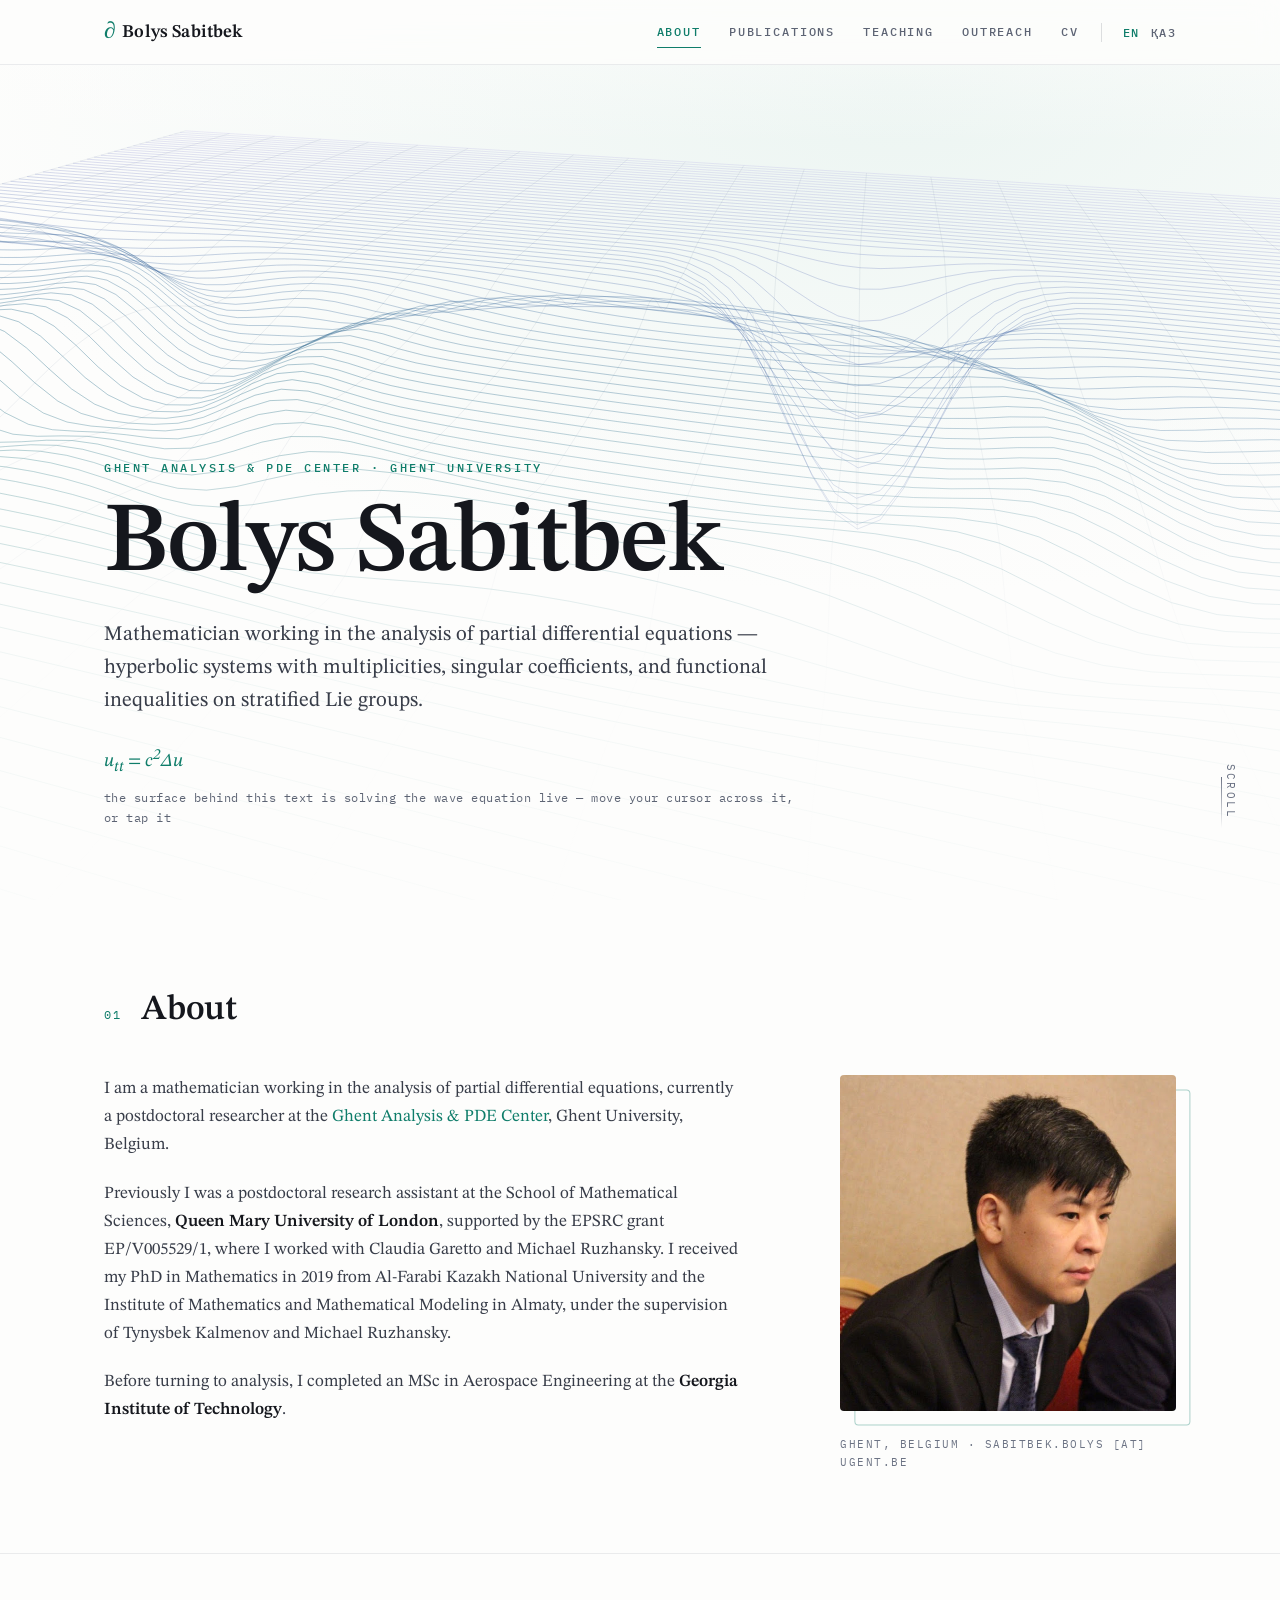
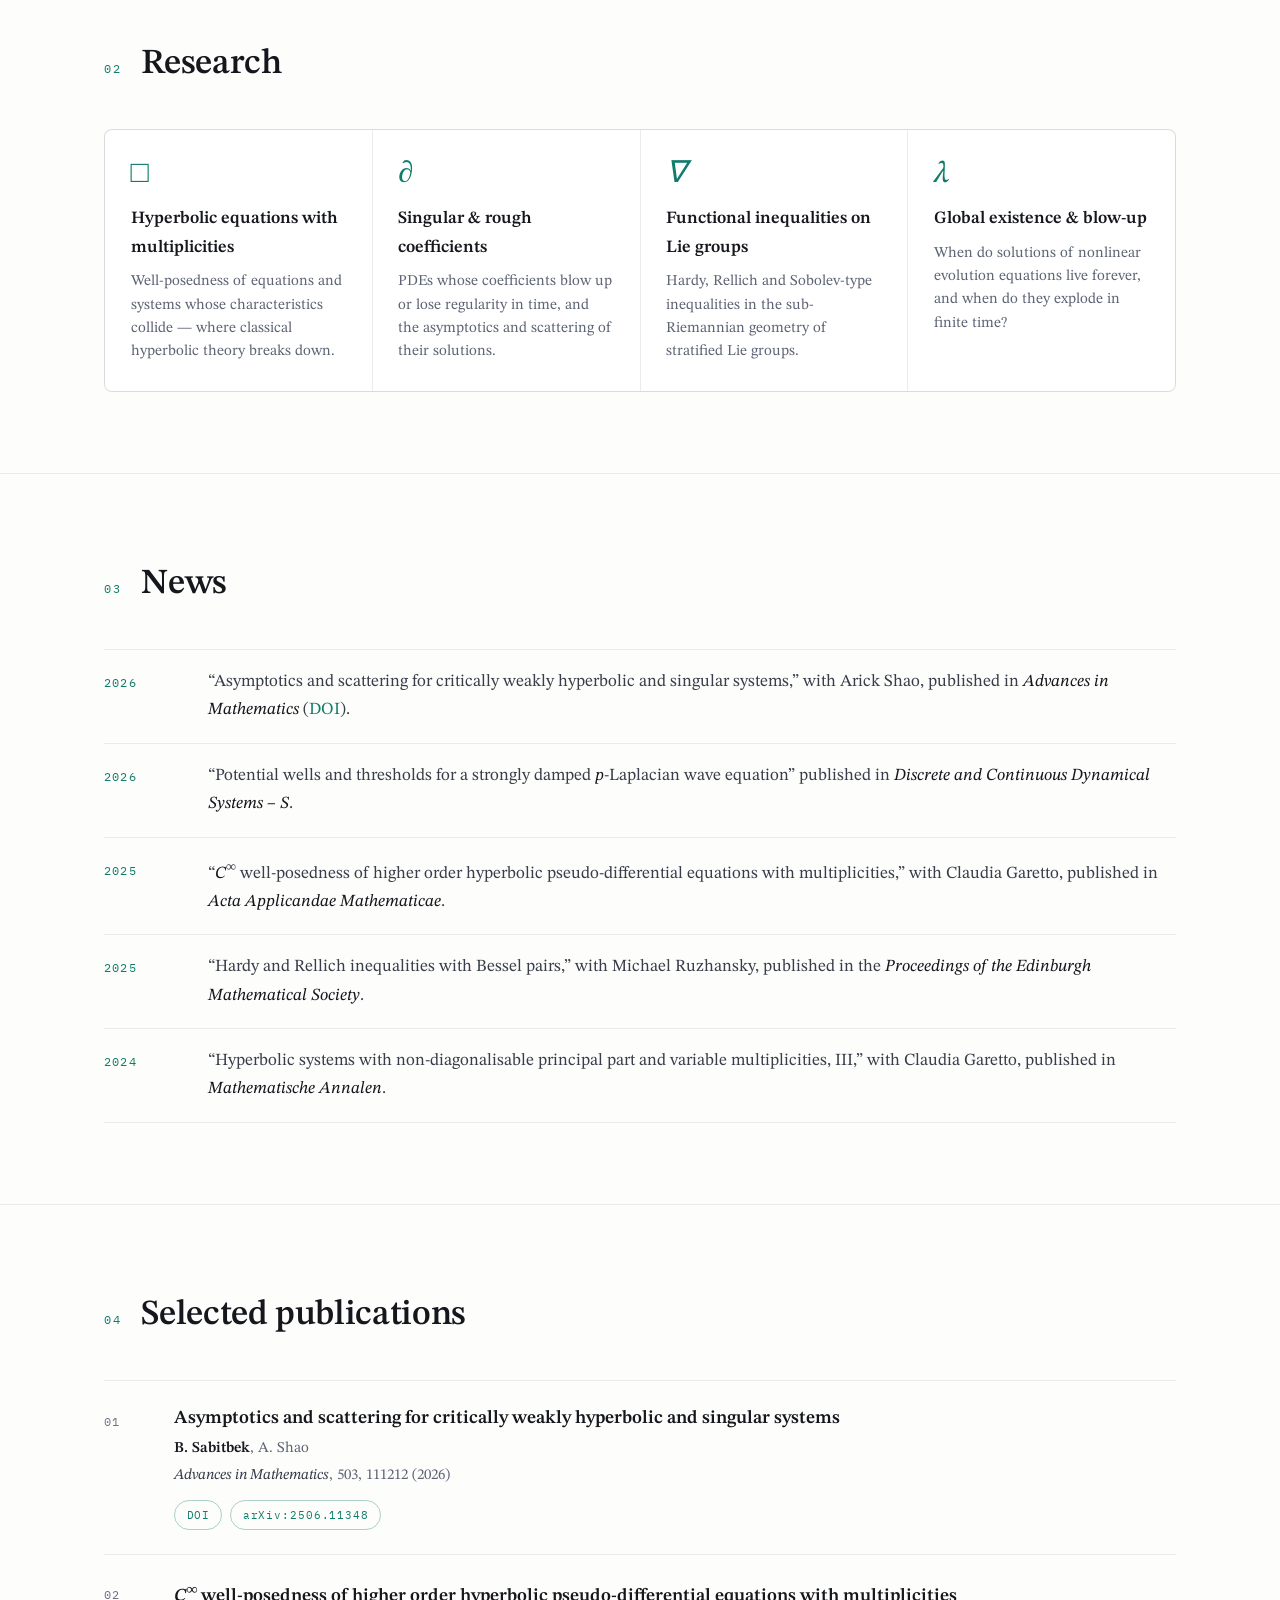
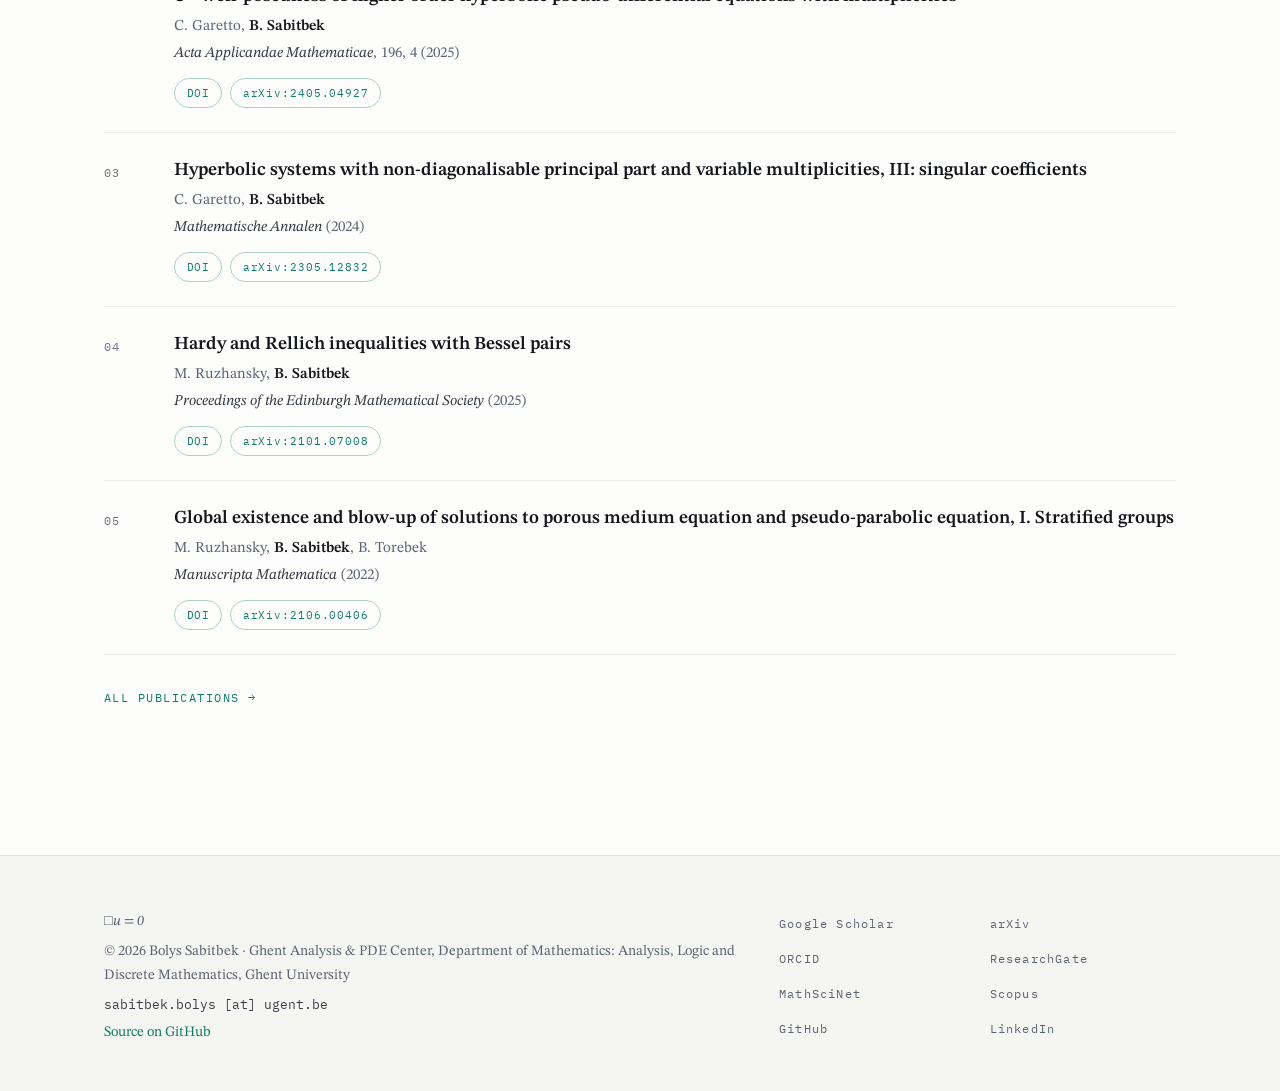
<file: index.html>
<!DOCTYPE html>
<html lang="en">
<head>
  <meta charset="utf-8">
  <meta name="viewport" content="width=device-width, initial-scale=1">
  <meta name="color-scheme" content="only light">
  <meta name="theme-color" content="#fdfdfc">
  <title>Bolys Sabitbek — Mathematician</title>
  <meta name="description" content="Bolys Sabitbek is a postdoctoral researcher at the Ghent Analysis &amp; PDE Center, Ghent University, working on hyperbolic PDEs with multiplicities, singular coefficients, and functional inequalities on stratified Lie groups.">
  <link rel="canonical" href="https://sabitbekbolys.github.io/">
  <link rel="alternate" hreflang="en" href="https://sabitbekbolys.github.io/">
  <link rel="alternate" hreflang="kk" href="https://sabitbekbolys.github.io/kk/">
  <link rel="alternate" hreflang="x-default" href="https://sabitbekbolys.github.io/">
  <link rel="icon" type="image/svg+xml" href="assets/favicon.svg">
  <link rel="preconnect" href="https://fonts.googleapis.com">
  <link rel="preconnect" href="https://fonts.gstatic.com" crossorigin>
  <link rel="stylesheet" href="https://fonts.googleapis.com/css2?family=STIX+Two+Text:ital,wght@0,400..700;1,400..700&amp;family=IBM+Plex+Mono:wght@400;500&amp;display=swap">
  <link rel="stylesheet" href="css/style.css">
  <meta property="og:title" content="Bolys Sabitbek — Mathematician">
  <meta property="og:description" content="Postdoctoral researcher at the Ghent Analysis &amp; PDE Center, Ghent University. Analysis of partial differential equations.">
  <meta property="og:image" content="https://sabitbekbolys.github.io/assets/photo.jpg">
  <meta property="og:url" content="https://sabitbekbolys.github.io/">
  <!-- Structured data (schema.org) for search engines and AI tools -->
  <script type="application/ld+json">
  {
    "@context": "https://schema.org",
    "@graph": [
      {
        "@type": "ProfilePage",
        "@id": "https://sabitbekbolys.github.io/",
        "url": "https://sabitbekbolys.github.io/",
        "name": "Bolys Sabitbek — Mathematician",
        "inLanguage": "en",
        "mainEntity": {
          "@id": "https://sabitbekbolys.github.io/#person"
        }
      },
      {
        "@type": "Person",
        "@id": "https://sabitbekbolys.github.io/#person",
        "name": "Bolys Sabitbek",
        "givenName": "Bolys",
        "familyName": "Sabitbek",
        "alternateName": [
          "Sabitbek Bolys",
          "B. Sabitbek",
          "Болыс Сәбитбек"
        ],
        "jobTitle": "Postdoctoral Researcher",
        "description": "Mathematician working in the analysis of partial differential equations: hyperbolic equations and systems with multiplicities, PDEs with singular and rough coefficients, functional inequalities on stratified Lie groups, and global existence and blow-up of solutions to nonlinear PDEs.",
        "url": "https://sabitbekbolys.github.io/",
        "image": "https://sabitbekbolys.github.io/assets/photo.jpg",
        "affiliation": {
          "@type": "ResearchOrganization",
          "name": "Ghent Analysis & PDE Center",
          "url": "https://analysis-pde.org/",
          "parentOrganization": {
            "@type": "CollegeOrUniversity",
            "name": "Ghent University",
            "url": "https://www.ugent.be/"
          }
        },
        "alumniOf": [
          {
            "@type": "CollegeOrUniversity",
            "name": "Al-Farabi Kazakh National University"
          },
          {
            "@type": "CollegeOrUniversity",
            "name": "Georgia Institute of Technology"
          }
        ],
        "knowsAbout": [
          "Partial differential equations",
          "Hyperbolic equations and systems with multiplicities",
          "PDEs with singular and rough coefficients",
          "Functional inequalities on stratified Lie groups",
          "Global existence and blow-up of solutions to nonlinear PDEs",
          "Hardy and Rellich inequalities"
        ],
        "identifier": [
          {
            "@type": "PropertyValue",
            "propertyID": "ORCID",
            "value": "0000-0002-4580-8084"
          },
          {
            "@type": "PropertyValue",
            "propertyID": "Google Scholar",
            "value": "mEzFxvAAAAAJ"
          },
          {
            "@type": "PropertyValue",
            "propertyID": "MR Author ID",
            "value": "1239340"
          },
          {
            "@type": "PropertyValue",
            "propertyID": "Scopus Author ID",
            "value": "57190934859"
          }
        ],
        "sameAs": [
          "https://orcid.org/0000-0002-4580-8084",
          "https://scholar.google.com/citations?user=mEzFxvAAAAAJ",
          "https://arxiv.org/a/sabitbek_b_1.html",
          "https://mathscinet.ams.org/mathscinet/MRAuthorID/1239340",
          "https://www.scopus.com/authid/detail.uri?authorId=57190934859",
          "https://www.researchgate.net/profile/Bolys-Sabitbek",
          "https://www.mathgenealogy.org/id.php?id=249536",
          "https://github.com/sabitbekbolys",
          "https://www.linkedin.com/in/bolys-sabitbek-09938878/"
        ]
      }
    ]
  }
  </script>
</head>
<body>

<header class="topbar">
  <div class="topbar-inner">
    <a class="brand" href="index.html"><span class="brand-mark">&#8706;</span>Bolys Sabitbek</a>
    <nav class="nav" id="site-nav" aria-label="Site navigation">
      <a href="index.html" aria-current="page">About</a>
      <a href="publications.html">Publications</a>
      <a href="teaching.html">Teaching</a>
      <a href="outreach.html">Outreach</a>
      <a href="cv.html">CV</a>
    </nav>
    <nav class="lang" aria-label="Language / Тіл">
      <span aria-current="true">EN</span>
      <a href="kk/index.html" lang="kk" hreflang="kk">ҚАЗ</a>
    </nav>
  </div>
</header>

<!-- ============================= Hero ============================= -->
<section class="hero" aria-label="Introduction">
  <canvas id="wave" aria-hidden="true"></canvas>
  <div class="hero-content">
    <p class="eyebrow">Ghent Analysis &amp; PDE Center · Ghent University</p>
    <h1>Bolys Sabitbek</h1>
    <p class="tagline">Mathematician working in the analysis of partial
    differential equations — hyperbolic systems with multiplicities, singular
    coefficients, and functional inequalities on stratified Lie groups.</p>
    <p class="equation-note">
      <span class="eq">u<sub>tt</sub> = c<sup>2</sup>&Delta;u</span>
      <span>the surface behind this text is solving the wave equation live &mdash; move your cursor across it, or tap it</span>
    </p>
  </div>
  <span class="scroll-cue">Scroll</span>
</section>

<main>

  <!-- ============================= About ============================= -->
  <section class="section" id="about">
    <div class="wrap">
      <div class="section-head">
        <span class="no">01</span>
        <h2>About</h2>
      </div>
      <div class="about-grid">
        <div class="bio">
          <p>I am a mathematician working in the analysis of partial differential
          equations, currently a postdoctoral researcher at the
          <a href="https://analysis-pde.org/">Ghent Analysis &amp; PDE Center</a>,
          Ghent University, Belgium.</p>

          <p>Previously I was a postdoctoral research assistant at the School of
          Mathematical Sciences, <strong>Queen Mary University of London</strong>,
          supported by the EPSRC grant EP/V005529/1, where I worked with
          Claudia Garetto and Michael Ruzhansky. I received my PhD in
          Mathematics in 2019 from Al-Farabi Kazakh National University and the
          Institute of Mathematics and Mathematical Modeling in Almaty, under
          the supervision of Tynysbek Kalmenov and Michael Ruzhansky.</p>

          <p>Before turning to analysis, I completed an MSc in Aerospace
          Engineering at the <strong>Georgia Institute of Technology</strong>.</p>
        </div>
        <figure class="portrait-figure">
          <img src="assets/photo.jpg" alt="Portrait of Bolys Sabitbek" width="336" height="336">
          <figcaption>Ghent, Belgium · sabitbek.bolys [at] ugent.be</figcaption>
        </figure>
      </div>
    </div>
  </section>

  <!-- ========================= Research ============================= -->
  <section class="section" id="research">
    <div class="wrap">
      <div class="section-head">
        <span class="no">02</span>
        <h2>Research</h2>
      </div>
      <div class="interest-grid">
        <div class="interest">
          <span class="glyph">&#9633;</span>
          <h3>Hyperbolic equations with multiplicities</h3>
          <p>Well-posedness of equations and systems whose characteristics
          collide — where classical hyperbolic theory breaks down.</p>
        </div>
        <div class="interest">
          <span class="glyph">&#8706;</span>
          <h3>Singular &amp; rough coefficients</h3>
          <p>PDEs whose coefficients blow up or lose regularity in time, and
          the asymptotics and scattering of their solutions.</p>
        </div>
        <div class="interest">
          <span class="glyph">&#8711;</span>
          <h3>Functional inequalities on Lie groups</h3>
          <p>Hardy, Rellich and Sobolev-type inequalities in the
          sub-Riemannian geometry of stratified Lie groups.</p>
        </div>
        <div class="interest">
          <span class="glyph">&lambda;</span>
          <h3>Global existence &amp; blow-up</h3>
          <p>When do solutions of nonlinear evolution equations live forever,
          and when do they explode in finite time?</p>
        </div>
      </div>
    </div>
  </section>

  <!-- ============================ News ============================== -->
  <section class="section" id="news">
    <div class="wrap">
      <div class="section-head">
        <span class="no">03</span>
        <h2>News</h2>
      </div>
      <ul class="news">

        <!-- ───────────────────────────────────────────────────────────
             ✏️  ADD NEWS HERE
             Copy the template below, paste it right after this comment
             (newest first). Keep the list to ~5 items — delete the
             oldest <li> at the bottom when it gets long.

             <li>
               <span class="when">2026</span>
               <span class="what">One or two sentences. Journal names in
               <em> … </em>, links as
               <a href="https://arxiv.org/abs/XXXX.XXXXX">arXiv:XXXX.XXXXX</a>.</span>
             </li>
             ─────────────────────────────────────────────────────────── -->
        <li>
          <span class="when">2026</span>
          <span class="what">&ldquo;Asymptotics and scattering for critically weakly hyperbolic
          and singular systems,&rdquo; with Arick Shao, published in
          <em>Advances in Mathematics</em>
          (<a href="https://doi.org/10.1016/j.aim.2026.111212">DOI</a>).</span>
        </li>
        <li>
          <span class="when">2026</span>
          <span class="what">&ldquo;Potential wells and thresholds for a strongly damped
          <em>p</em>-Laplacian wave equation&rdquo; published in
          <em>Discrete and Continuous Dynamical Systems&nbsp;&ndash;&nbsp;S</em>.</span>
        </li>
        <li>
          <span class="when">2025</span>
          <span class="what">&ldquo;<em>C</em><sup>&infin;</sup> well-posedness of higher order hyperbolic
          pseudo-differential equations with multiplicities,&rdquo; with Claudia
          Garetto, published in <em>Acta Applicandae Mathematicae</em>.</span>
        </li>
        <li>
          <span class="when">2025</span>
          <span class="what">&ldquo;Hardy and Rellich inequalities with Bessel pairs,&rdquo; with Michael
          Ruzhansky, published in the
          <em>Proceedings of the Edinburgh Mathematical Society</em>.</span>
        </li>
        <li>
          <span class="when">2024</span>
          <span class="what">&ldquo;Hyperbolic systems with non-diagonalisable principal part and
          variable multiplicities, III,&rdquo; with Claudia Garetto, published in
          <em>Mathematische Annalen</em>.</span>
        </li>
      </ul>
    </div>
  </section>

  <!-- ==================== Selected publications ===================== -->
  <section class="section" id="selected">
    <div class="wrap">
      <div class="section-head">
        <span class="no">04</span>
        <h2>Selected publications</h2>
      </div>
      <ol class="pubs">

        <!-- ───────────────────────────────────────────────────────────
             ✏️  UPDATE SELECTED PUBLICATIONS HERE
             This is a hand-picked shortlist (~5 papers). To feature a
             new paper: copy its whole <li> … </li> block from
             publications.html, paste it here at the top, and delete
             one from the bottom so the list stays short.
             ─────────────────────────────────────────────────────────── -->
        <li>
          <div>
            <div class="pub-title">Asymptotics and scattering for critically weakly hyperbolic and singular systems</div>
            <div class="pub-authors"><strong>B. Sabitbek</strong>, A. Shao</div>
            <div class="pub-venue"><em>Advances in Mathematics</em>, 503, 111212 (2026)</div>
            <div class="pub-links"><a href="https://doi.org/10.1016/j.aim.2026.111212">DOI</a> <a href="https://arxiv.org/abs/2506.11348">arXiv:2506.11348</a></div>
          </div>
        </li>
        <li>
          <div>
            <div class="pub-title"><em>C</em><sup>&infin;</sup> well-posedness of higher order hyperbolic pseudo-differential equations with multiplicities</div>
            <div class="pub-authors">C. Garetto, <strong>B. Sabitbek</strong></div>
            <div class="pub-venue"><em>Acta Applicandae Mathematicae</em>, 196, 4 (2025)</div>
            <div class="pub-links"><a href="https://doi.org/10.1007/s10440-025-00717-x">DOI</a> <a href="https://arxiv.org/abs/2405.04927">arXiv:2405.04927</a></div>
          </div>
        </li>
        <li>
          <div>
            <div class="pub-title">Hyperbolic systems with non-diagonalisable principal part and variable multiplicities, III: singular coefficients</div>
            <div class="pub-authors">C. Garetto, <strong>B. Sabitbek</strong></div>
            <div class="pub-venue"><em>Mathematische Annalen</em> (2024)</div>
            <div class="pub-links"><a href="https://doi.org/10.1007/s00208-023-02792-7">DOI</a> <a href="https://arxiv.org/abs/2305.12832">arXiv:2305.12832</a></div>
          </div>
        </li>
        <li>
          <div>
            <div class="pub-title">Hardy and Rellich inequalities with Bessel pairs</div>
            <div class="pub-authors">M. Ruzhansky, <strong>B. Sabitbek</strong></div>
            <div class="pub-venue"><em>Proceedings of the Edinburgh Mathematical Society</em> (2025)</div>
            <div class="pub-links"><a href="https://doi.org/10.1017/s0013091524000051">DOI</a> <a href="https://arxiv.org/abs/2101.07008">arXiv:2101.07008</a></div>
          </div>
        </li>
        <li>
          <div>
            <div class="pub-title">Global existence and blow-up of solutions to porous medium equation and pseudo-parabolic equation, I. Stratified groups</div>
            <div class="pub-authors">M. Ruzhansky, <strong>B. Sabitbek</strong>, B. Torebek</div>
            <div class="pub-venue"><em>Manuscripta Mathematica</em> (2022)</div>
            <div class="pub-links"><a href="https://doi.org/10.1007/s00229-022-01390-2">DOI</a> <a href="https://arxiv.org/abs/2106.00406">arXiv:2106.00406</a></div>
          </div>
        </li>
      </ol>
      <p class="more-link"><a href="publications.html">All publications</a></p>
    </div>
  </section>

</main>

<!-- ============================ Footer ============================= -->
<footer class="footer">
  <div class="wrap footer-grid">
    <div>
      <p class="footer-eq">&#9633;u = 0</p>
      <p>&copy; 2026 Bolys Sabitbek &middot; Ghent Analysis &amp; PDE Center,
      Department of Mathematics: Analysis, Logic and Discrete Mathematics,
      Ghent University</p>
      <p class="email">sabitbek.bolys [at] ugent.be</p>
      <p><a href="https://github.com/sabitbekbolys/sabitbekbolys.github.io">Source on GitHub</a></p>
    </div>
    <ul class="footer-links" aria-label="Academic profiles">
      <li><a href="https://scholar.google.com/citations?user=mEzFxvAAAAAJ">Google Scholar</a></li>
      <li><a href="https://arxiv.org/a/sabitbek_b_1.html">arXiv</a></li>
      <li><a href="https://orcid.org/0000-0002-4580-8084">ORCID</a></li>
      <li><a href="https://www.researchgate.net/profile/Bolys-Sabitbek">ResearchGate</a></li>
      <li><a href="https://mathscinet.ams.org/mathscinet/MRAuthorID/1239340">MathSciNet</a></li>
      <li><a href="https://www.scopus.com/authid/detail.uri?authorId=57190934859">Scopus</a></li>
      <li><a href="https://github.com/sabitbekbolys">GitHub</a></li>
      <li><a href="https://www.linkedin.com/in/bolys-sabitbek-09938878/">LinkedIn</a></li>
    </ul>
  </div>
</footer>

<script src="js/wave.js"></script>
</body>
</html>
</file>
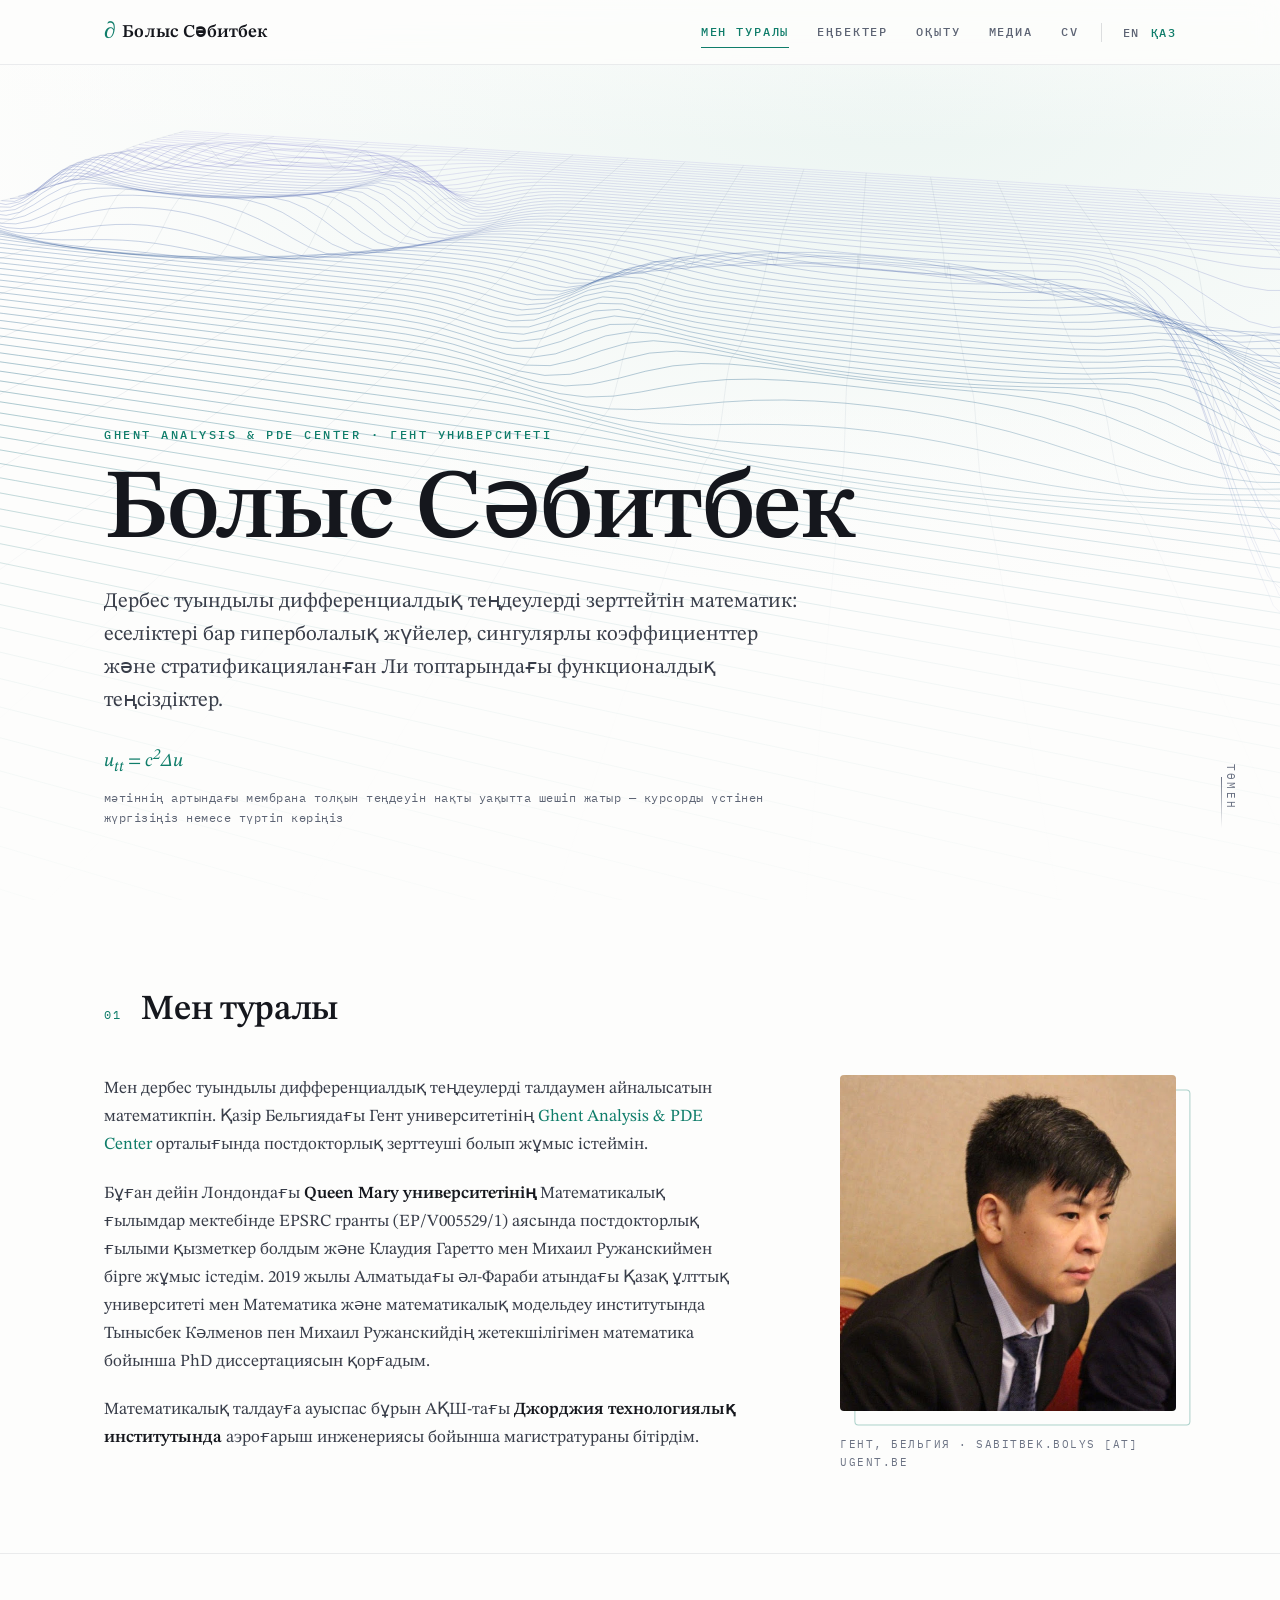
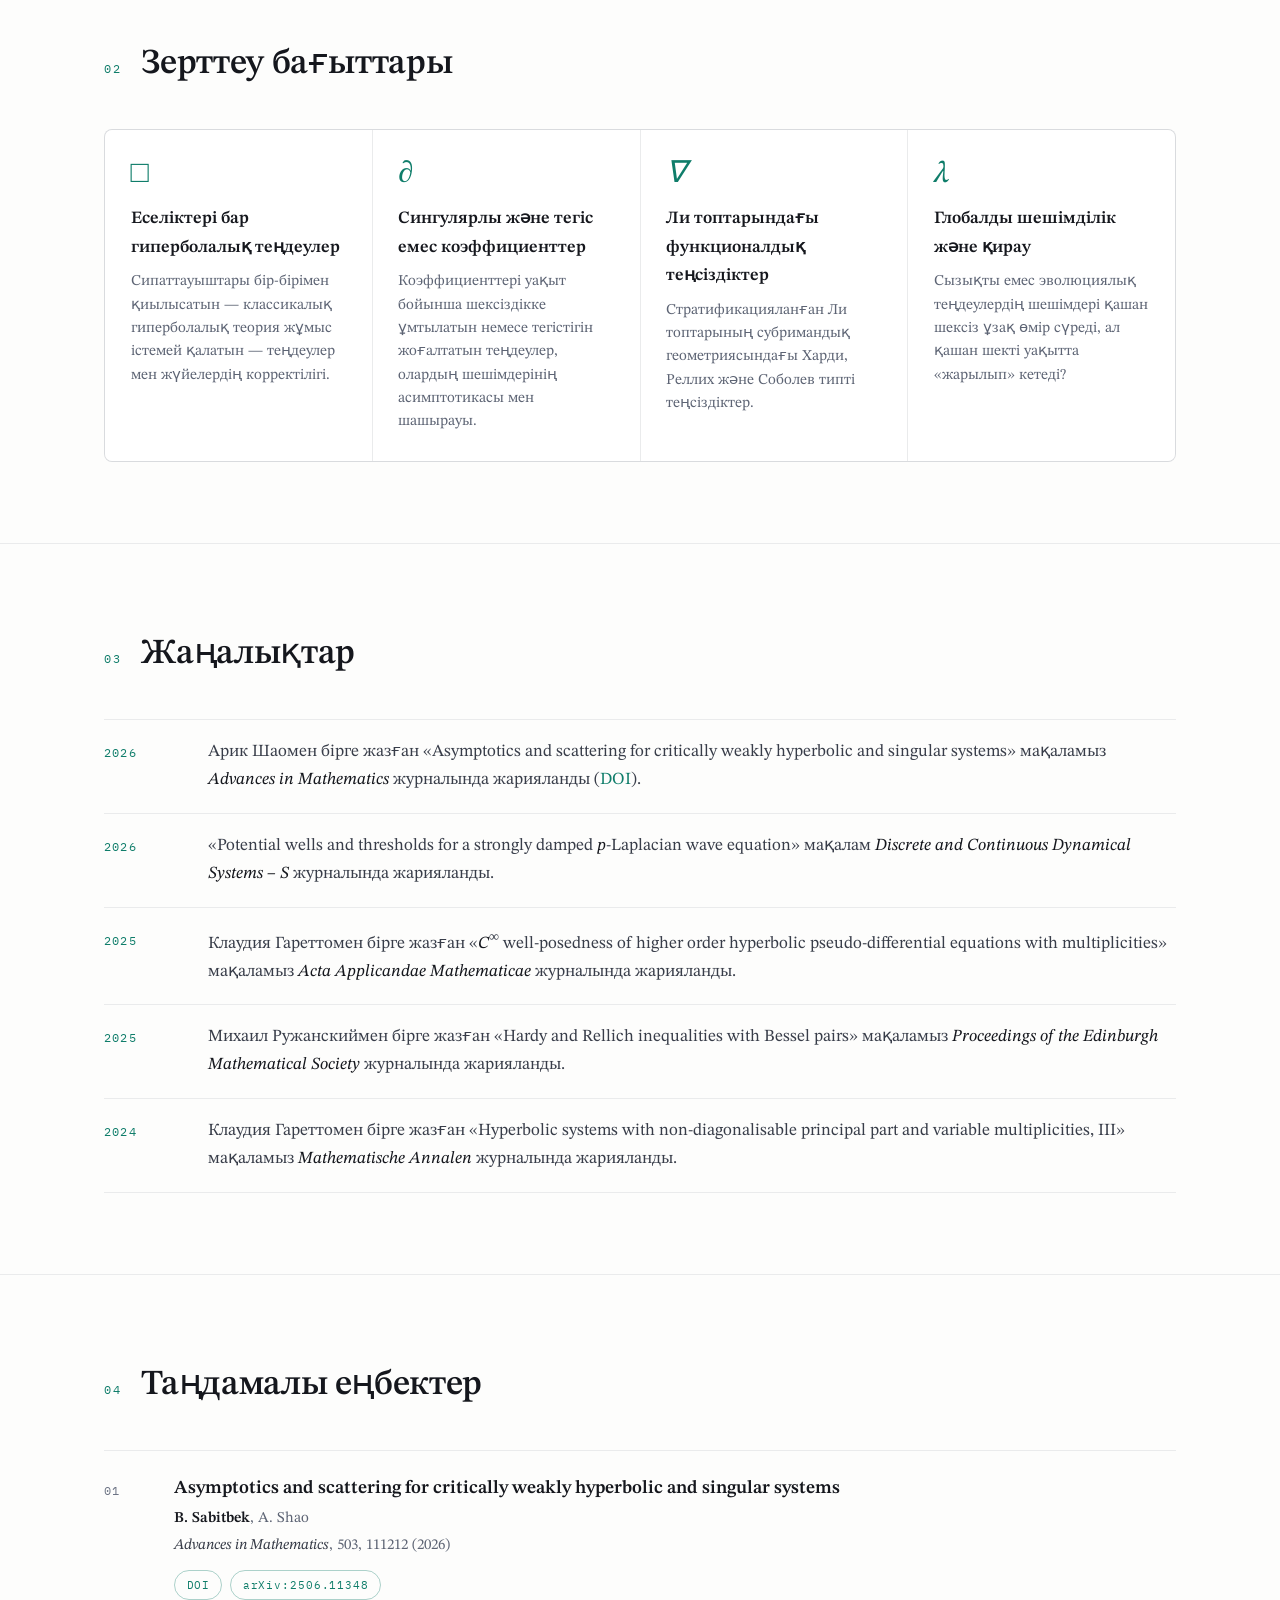
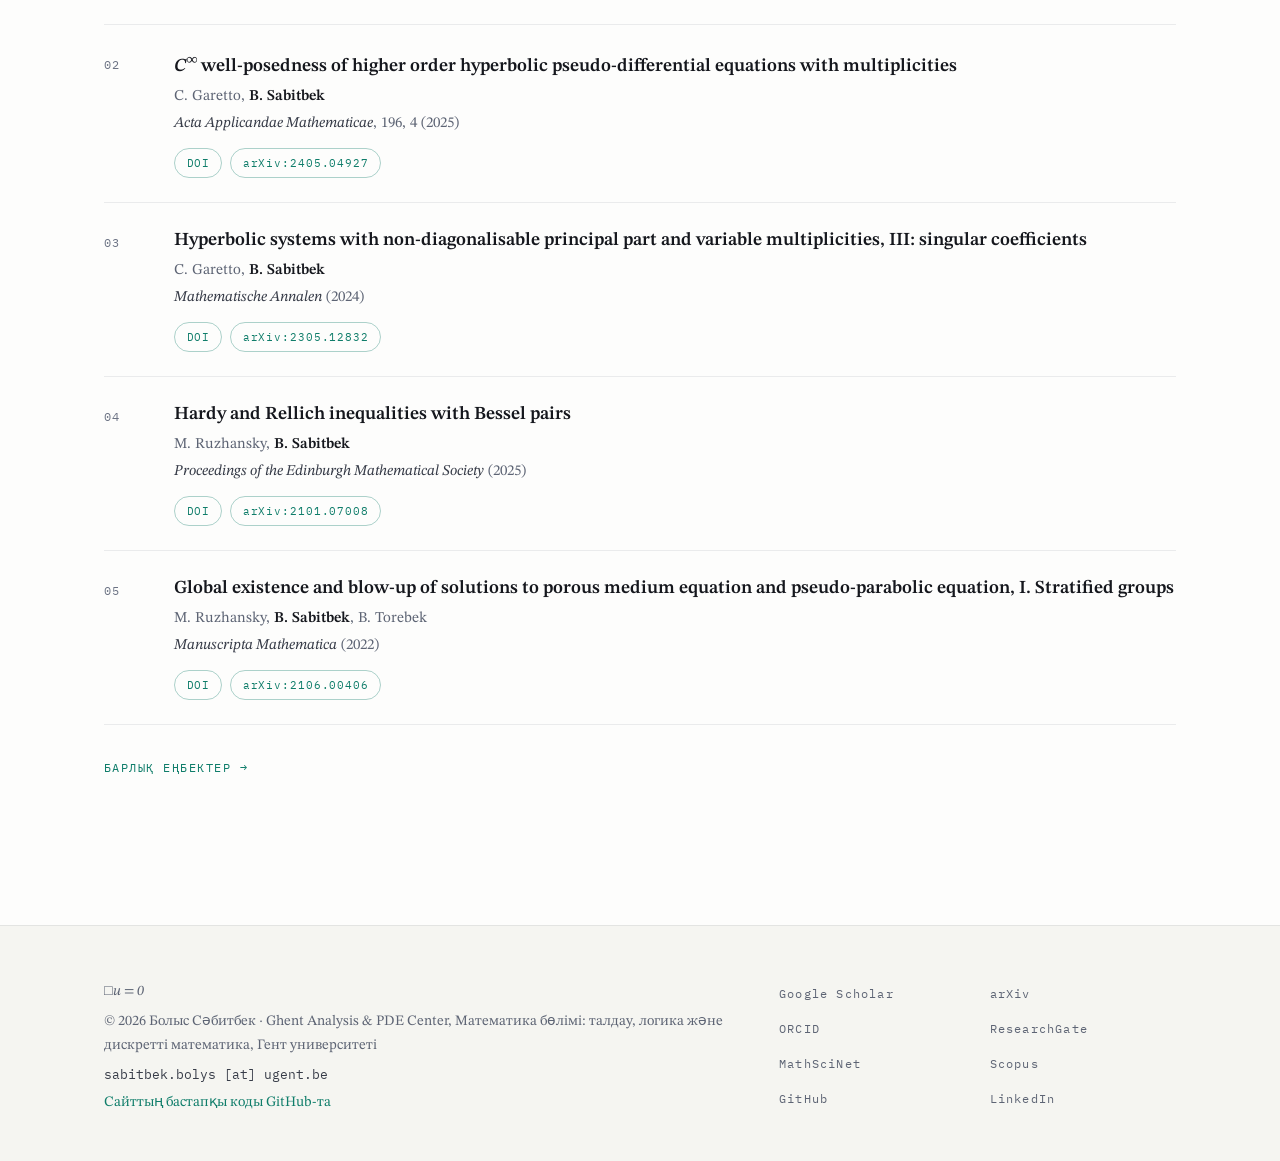
<file: kk/index.html>
<!DOCTYPE html>
<html lang="kk">
<head>
  <meta charset="utf-8">
  <meta name="viewport" content="width=device-width, initial-scale=1">
  <meta name="color-scheme" content="only light">
  <meta name="theme-color" content="#fdfdfc">
  <title>Болыс Сәбитбек — математик</title>
  <meta name="description" content="Болыс Сәбитбек — Гент университетіндегі Ghent Analysis &amp; PDE Center орталығының постдокторлық зерттеушісі. Еселіктері бар гиперболалық теңдеулер, сингулярлы коэффициенттер және стратификацияланған Ли топтарындағы функционалдық теңсіздіктер.">
  <link rel="canonical" href="https://sabitbekbolys.github.io/kk/">
  <link rel="alternate" hreflang="en" href="https://sabitbekbolys.github.io/">
  <link rel="alternate" hreflang="kk" href="https://sabitbekbolys.github.io/kk/">
  <link rel="alternate" hreflang="x-default" href="https://sabitbekbolys.github.io/">
  <link rel="icon" type="image/svg+xml" href="../assets/favicon.svg">
  <link rel="preconnect" href="https://fonts.googleapis.com">
  <link rel="preconnect" href="https://fonts.gstatic.com" crossorigin>
  <link rel="stylesheet" href="https://fonts.googleapis.com/css2?family=STIX+Two+Text:ital,wght@0,400..700;1,400..700&amp;family=IBM+Plex+Mono:wght@400;500&amp;display=swap">
  <link rel="stylesheet" href="../css/style.css">
  <meta property="og:title" content="Болыс Сәбитбек — математик">
  <meta property="og:description" content="Гент университетіндегі Ghent Analysis &amp; PDE Center орталығының постдокторлық зерттеушісі. Дербес туындылы дифференциалдық теңдеулер.">
  <meta property="og:image" content="https://sabitbekbolys.github.io/assets/photo.jpg">
  <meta property="og:url" content="https://sabitbekbolys.github.io/kk/">
  <meta property="og:locale" content="kk_KZ">
  <!-- Structured data (schema.org) for search engines and AI tools -->
  <script type="application/ld+json">
  {
    "@context": "https://schema.org",
    "@graph": [
      {
        "@type": "ProfilePage",
        "@id": "https://sabitbekbolys.github.io/kk/",
        "url": "https://sabitbekbolys.github.io/kk/",
        "name": "Болыс Сәбитбек — математик",
        "inLanguage": "kk",
        "mainEntity": {
          "@id": "https://sabitbekbolys.github.io/#person"
        }
      },
      {
        "@type": "Person",
        "@id": "https://sabitbekbolys.github.io/#person",
        "name": "Bolys Sabitbek",
        "givenName": "Bolys",
        "familyName": "Sabitbek",
        "alternateName": [
          "Sabitbek Bolys",
          "B. Sabitbek",
          "Болыс Сәбитбек"
        ],
        "jobTitle": "Postdoctoral Researcher",
        "description": "Mathematician working in the analysis of partial differential equations: hyperbolic equations and systems with multiplicities, PDEs with singular and rough coefficients, functional inequalities on stratified Lie groups, and global existence and blow-up of solutions to nonlinear PDEs.",
        "url": "https://sabitbekbolys.github.io/",
        "image": "https://sabitbekbolys.github.io/assets/photo.jpg",
        "affiliation": {
          "@type": "ResearchOrganization",
          "name": "Ghent Analysis & PDE Center",
          "url": "https://analysis-pde.org/",
          "parentOrganization": {
            "@type": "CollegeOrUniversity",
            "name": "Ghent University",
            "url": "https://www.ugent.be/"
          }
        },
        "alumniOf": [
          {
            "@type": "CollegeOrUniversity",
            "name": "Al-Farabi Kazakh National University"
          },
          {
            "@type": "CollegeOrUniversity",
            "name": "Georgia Institute of Technology"
          }
        ],
        "knowsAbout": [
          "Partial differential equations",
          "Hyperbolic equations and systems with multiplicities",
          "PDEs with singular and rough coefficients",
          "Functional inequalities on stratified Lie groups",
          "Global existence and blow-up of solutions to nonlinear PDEs",
          "Hardy and Rellich inequalities"
        ],
        "identifier": [
          {
            "@type": "PropertyValue",
            "propertyID": "ORCID",
            "value": "0000-0002-4580-8084"
          },
          {
            "@type": "PropertyValue",
            "propertyID": "Google Scholar",
            "value": "mEzFxvAAAAAJ"
          },
          {
            "@type": "PropertyValue",
            "propertyID": "MR Author ID",
            "value": "1239340"
          },
          {
            "@type": "PropertyValue",
            "propertyID": "Scopus Author ID",
            "value": "57190934859"
          }
        ],
        "sameAs": [
          "https://orcid.org/0000-0002-4580-8084",
          "https://scholar.google.com/citations?user=mEzFxvAAAAAJ",
          "https://arxiv.org/a/sabitbek_b_1.html",
          "https://mathscinet.ams.org/mathscinet/MRAuthorID/1239340",
          "https://www.scopus.com/authid/detail.uri?authorId=57190934859",
          "https://www.researchgate.net/profile/Bolys-Sabitbek",
          "https://www.mathgenealogy.org/id.php?id=249536",
          "https://github.com/sabitbekbolys",
          "https://www.linkedin.com/in/bolys-sabitbek-09938878/"
        ]
      }
    ]
  }
  </script>
</head>
<body>

<header class="topbar">
  <div class="topbar-inner">
    <a class="brand" href="index.html"><span class="brand-mark">&#8706;</span>Болыс Сәбитбек</a>
    <nav class="nav" id="site-nav" aria-label="Сайт мәзірі">
      <a href="index.html" aria-current="page">Мен туралы</a>
      <a href="publications.html">Еңбектер</a>
      <a href="teaching.html">Оқыту</a>
      <a href="outreach.html">Медиа</a>
      <a href="cv.html">CV</a>
    </nav>
    <nav class="lang" aria-label="Тіл / Language">
      <a href="../index.html" lang="en" hreflang="en">EN</a>
      <span aria-current="true">ҚАЗ</span>
    </nav>
  </div>
</header>

<!-- ============================= Hero ============================= -->
<section class="hero" aria-label="Кіріспе">
  <canvas id="wave" aria-hidden="true"></canvas>
  <div class="hero-content">
    <p class="eyebrow">Ghent Analysis &amp; PDE Center · Гент университеті</p>
    <h1>Болыс Сәбитбек</h1>
    <p class="tagline">Дербес туындылы дифференциалдық теңдеулерді зерттейтін
    математик: еселіктері бар гиперболалық жүйелер, сингулярлы коэффициенттер
    және стратификацияланған Ли топтарындағы функционалдық теңсіздіктер.</p>
    <p class="equation-note">
      <span class="eq">u<sub>tt</sub> = c<sup>2</sup>&Delta;u</span>
      <span>мәтіннің артындағы мембрана толқын теңдеуін нақты уақытта шешіп жатыр &mdash; курсорды үстінен жүргізіңіз немесе түртіп көріңіз</span>
    </p>
  </div>
  <span class="scroll-cue">Төмен</span>
</section>

<main>

  <!-- ============================ Мен туралы ============================ -->
  <section class="section" id="about">
    <div class="wrap">
      <div class="section-head">
        <span class="no">01</span>
        <h2>Мен туралы</h2>
      </div>
      <div class="about-grid">
        <div class="bio">
          <p>Мен дербес туындылы дифференциалдық теңдеулерді талдаумен
          айналысатын математикпін. Қазір Бельгиядағы Гент университетінің
          <a href="https://analysis-pde.org/">Ghent Analysis &amp; PDE Center</a>
          орталығында постдокторлық зерттеуші болып жұмыс істеймін.</p>

          <p>Бұған дейін Лондондағы <strong>Queen Mary университетінің</strong>
          Математикалық ғылымдар мектебінде EPSRC гранты (EP/V005529/1) аясында
          постдокторлық ғылыми қызметкер болдым және Клаудия Гаретто мен
          Михаил Ружанскиймен бірге жұмыс істедім. 2019 жылы Алматыдағы
          әл-Фараби атындағы Қазақ ұлттық университеті мен Математика және
          математикалық модельдеу институтында Тынысбек Кәлменов пен Михаил
          Ружанскийдің жетекшілігімен математика бойынша PhD диссертациясын
          қорғадым.</p>

          <p>Математикалық талдауға ауыспас бұрын АҚШ-тағы
          <strong>Джорджия технологиялық институтында</strong> аэроғарыш
          инженериясы бойынша магистратураны бітірдім.</p>
        </div>
        <figure class="portrait-figure">
          <img src="../assets/photo.jpg" alt="Болыс Сәбитбектің портреті" width="336" height="336">
          <figcaption>Гент, Бельгия · sabitbek.bolys [at] ugent.be</figcaption>
        </figure>
      </div>
    </div>
  </section>

  <!-- ========================= Зерттеу ============================= -->
  <section class="section" id="research">
    <div class="wrap">
      <div class="section-head">
        <span class="no">02</span>
        <h2>Зерттеу бағыттары</h2>
      </div>
      <div class="interest-grid">
        <div class="interest">
          <span class="glyph">&#9633;</span>
          <h3>Еселіктері бар гиперболалық теңдеулер</h3>
          <p>Сипаттауыштары бір-бірімен қиылысатын &mdash; классикалық
          гиперболалық теория жұмыс істемей қалатын &mdash; теңдеулер мен
          жүйелердің корректілігі.</p>
        </div>
        <div class="interest">
          <span class="glyph">&#8706;</span>
          <h3>Сингулярлы және тегіс емес коэффициенттер</h3>
          <p>Коэффициенттері уақыт бойынша шексіздікке ұмтылатын немесе
          тегістігін жоғалтатын теңдеулер, олардың шешімдерінің асимптотикасы
          мен шашырауы.</p>
        </div>
        <div class="interest">
          <span class="glyph">&#8711;</span>
          <h3>Ли топтарындағы функционалдық теңсіздіктер</h3>
          <p>Стратификацияланған Ли топтарының субримандық геометриясындағы
          Харди, Реллих және Соболев типті теңсіздіктер.</p>
        </div>
        <div class="interest">
          <span class="glyph">&lambda;</span>
          <h3>Глобалды шешімділік және қирау</h3>
          <p>Сызықты емес эволюциялық теңдеулердің шешімдері қашан шексіз
          ұзақ өмір сүреді, ал қашан шекті уақытта &laquo;жарылып&raquo;
          кетеді?</p>
        </div>
      </div>
    </div>
  </section>

  <!-- ========================= Жаңалықтар =========================== -->
  <section class="section" id="news">
    <div class="wrap">
      <div class="section-head">
        <span class="no">03</span>
        <h2>Жаңалықтар</h2>
      </div>
      <ul class="news">

        <!-- ✏️  ЖАҢАЛЫҚ ҚОСУ: төмендегі <li> … </li> блоктарының бірін
             көшіріп, тізімнің басына қойыңыз да, мәтінін өзгертіңіз
             (ең жаңасы бірінші). Ағылшынша нұсқасы — ../index.html. -->
        <li>
          <span class="when">2026</span>
          <span class="what">Арик Шаомен бірге жазған &laquo;Asymptotics and
          scattering for critically weakly hyperbolic and singular
          systems&raquo; мақаламыз <em>Advances in Mathematics</em> журналында
          жарияланды
          (<a href="https://doi.org/10.1016/j.aim.2026.111212">DOI</a>).</span>
        </li>
        <li>
          <span class="when">2026</span>
          <span class="what">&laquo;Potential wells and thresholds for a strongly
          damped <em>p</em>-Laplacian wave equation&raquo; мақалам
          <em>Discrete and Continuous Dynamical Systems&nbsp;&ndash;&nbsp;S</em>
          журналында жарияланды.</span>
        </li>
        <li>
          <span class="when">2025</span>
          <span class="what">Клаудия Гареттомен бірге жазған
          &laquo;<em>C</em><sup>&infin;</sup> well-posedness of higher order
          hyperbolic pseudo-differential equations with multiplicities&raquo;
          мақаламыз <em>Acta Applicandae Mathematicae</em> журналында
          жарияланды.</span>
        </li>
        <li>
          <span class="when">2025</span>
          <span class="what">Михаил Ружанскиймен бірге жазған &laquo;Hardy and
          Rellich inequalities with Bessel pairs&raquo; мақаламыз
          <em>Proceedings of the Edinburgh Mathematical Society</em>
          журналында жарияланды.</span>
        </li>
        <li>
          <span class="when">2024</span>
          <span class="what">Клаудия Гареттомен бірге жазған &laquo;Hyperbolic
          systems with non-diagonalisable principal part and variable
          multiplicities, III&raquo; мақаламыз <em>Mathematische Annalen</em>
          журналында жарияланды.</span>
        </li>
      </ul>
    </div>
  </section>

  <!-- ===================== Таңдамалы еңбектер ======================= -->
  <section class="section" id="selected">
    <div class="wrap">
      <div class="section-head">
        <span class="no">04</span>
        <h2>Таңдамалы еңбектер</h2>
      </div>
      <!-- Бұл тізім ағылшынша ../index.html бетіндегі «Selected
           publications» тізімінен көшіріледі — өзгерісті сол жерге енгізіңіз. -->
      <ol class="pubs" data-copy-of="selected">
        <li>
          <div>
            <div class="pub-title">Asymptotics and scattering for critically weakly hyperbolic and singular systems</div>
            <div class="pub-authors"><strong>B. Sabitbek</strong>, A. Shao</div>
            <div class="pub-venue"><em>Advances in Mathematics</em>, 503, 111212 (2026)</div>
            <div class="pub-links"><a href="https://doi.org/10.1016/j.aim.2026.111212">DOI</a> <a href="https://arxiv.org/abs/2506.11348">arXiv:2506.11348</a></div>
          </div>
        </li>
        <li>
          <div>
            <div class="pub-title"><em>C</em><sup>&infin;</sup> well-posedness of higher order hyperbolic pseudo-differential equations with multiplicities</div>
            <div class="pub-authors">C. Garetto, <strong>B. Sabitbek</strong></div>
            <div class="pub-venue"><em>Acta Applicandae Mathematicae</em>, 196, 4 (2025)</div>
            <div class="pub-links"><a href="https://doi.org/10.1007/s10440-025-00717-x">DOI</a> <a href="https://arxiv.org/abs/2405.04927">arXiv:2405.04927</a></div>
          </div>
        </li>
        <li>
          <div>
            <div class="pub-title">Hyperbolic systems with non-diagonalisable principal part and variable multiplicities, III: singular coefficients</div>
            <div class="pub-authors">C. Garetto, <strong>B. Sabitbek</strong></div>
            <div class="pub-venue"><em>Mathematische Annalen</em> (2024)</div>
            <div class="pub-links"><a href="https://doi.org/10.1007/s00208-023-02792-7">DOI</a> <a href="https://arxiv.org/abs/2305.12832">arXiv:2305.12832</a></div>
          </div>
        </li>
        <li>
          <div>
            <div class="pub-title">Hardy and Rellich inequalities with Bessel pairs</div>
            <div class="pub-authors">M. Ruzhansky, <strong>B. Sabitbek</strong></div>
            <div class="pub-venue"><em>Proceedings of the Edinburgh Mathematical Society</em> (2025)</div>
            <div class="pub-links"><a href="https://doi.org/10.1017/s0013091524000051">DOI</a> <a href="https://arxiv.org/abs/2101.07008">arXiv:2101.07008</a></div>
          </div>
        </li>
        <li>
          <div>
            <div class="pub-title">Global existence and blow-up of solutions to porous medium equation and pseudo-parabolic equation, I. Stratified groups</div>
            <div class="pub-authors">M. Ruzhansky, <strong>B. Sabitbek</strong>, B. Torebek</div>
            <div class="pub-venue"><em>Manuscripta Mathematica</em> (2022)</div>
            <div class="pub-links"><a href="https://doi.org/10.1007/s00229-022-01390-2">DOI</a> <a href="https://arxiv.org/abs/2106.00406">arXiv:2106.00406</a></div>
          </div>
        </li>
      </ol>
      <p class="more-link"><a href="publications.html">Барлық еңбектер</a></p>
    </div>
  </section>

</main>

<!-- ============================ Footer ============================= -->
<footer class="footer">
  <div class="wrap footer-grid">
    <div>
      <p class="footer-eq">&#9633;u = 0</p>
      <p>&copy; 2026 Болыс Сәбитбек &middot; Ghent Analysis &amp; PDE Center,
      Математика бөлімі: талдау, логика және дискретті математика,
      Гент университеті</p>
      <p class="email">sabitbek.bolys [at] ugent.be</p>
      <p><a href="https://github.com/sabitbekbolys/sabitbekbolys.github.io">Сайттың бастапқы коды GitHub-та</a></p>
    </div>
    <ul class="footer-links" aria-label="Ғылыми профильдер">
      <li><a href="https://scholar.google.com/citations?user=mEzFxvAAAAAJ">Google Scholar</a></li>
      <li><a href="https://arxiv.org/a/sabitbek_b_1.html">arXiv</a></li>
      <li><a href="https://orcid.org/0000-0002-4580-8084">ORCID</a></li>
      <li><a href="https://www.researchgate.net/profile/Bolys-Sabitbek">ResearchGate</a></li>
      <li><a href="https://mathscinet.ams.org/mathscinet/MRAuthorID/1239340">MathSciNet</a></li>
      <li><a href="https://www.scopus.com/authid/detail.uri?authorId=57190934859">Scopus</a></li>
      <li><a href="https://github.com/sabitbekbolys">GitHub</a></li>
      <li><a href="https://www.linkedin.com/in/bolys-sabitbek-09938878/">LinkedIn</a></li>
    </ul>
  </div>
</footer>

<script src="../js/wave.js"></script>
</body>
</html>
</file>
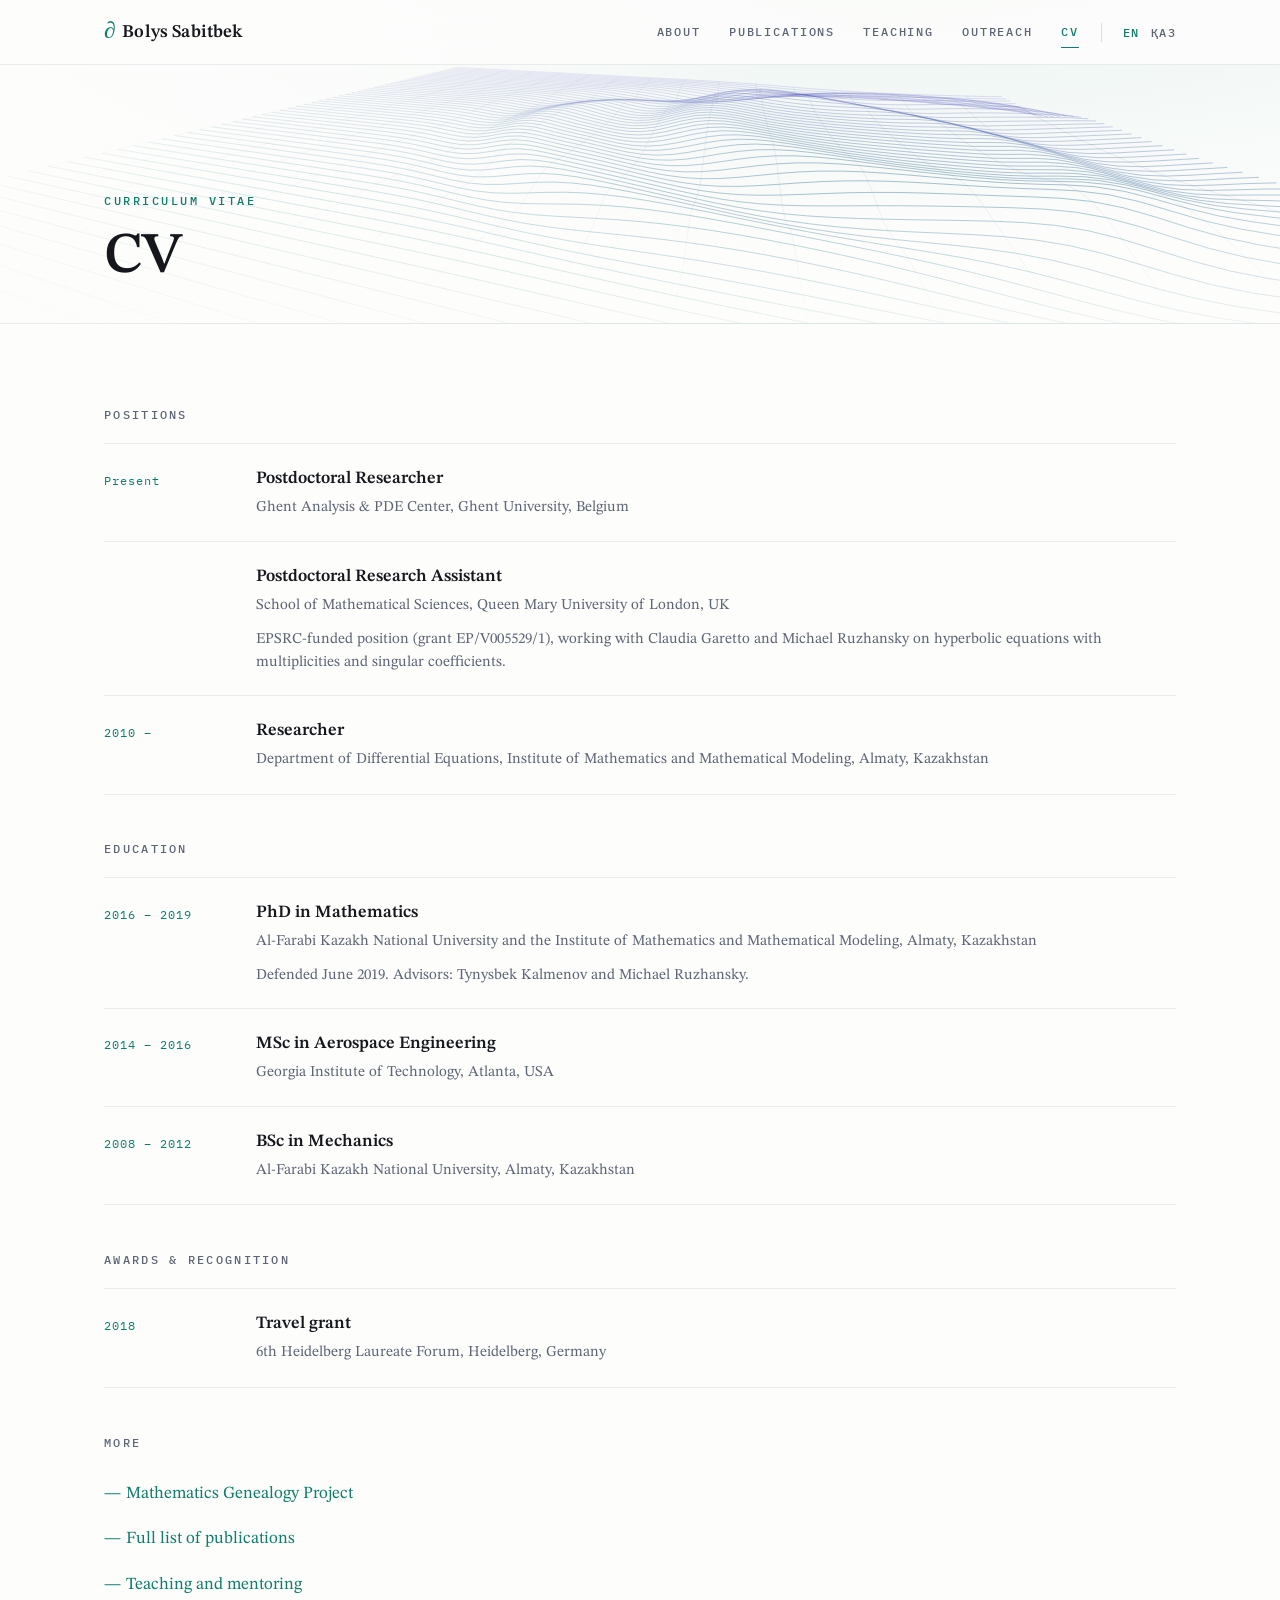
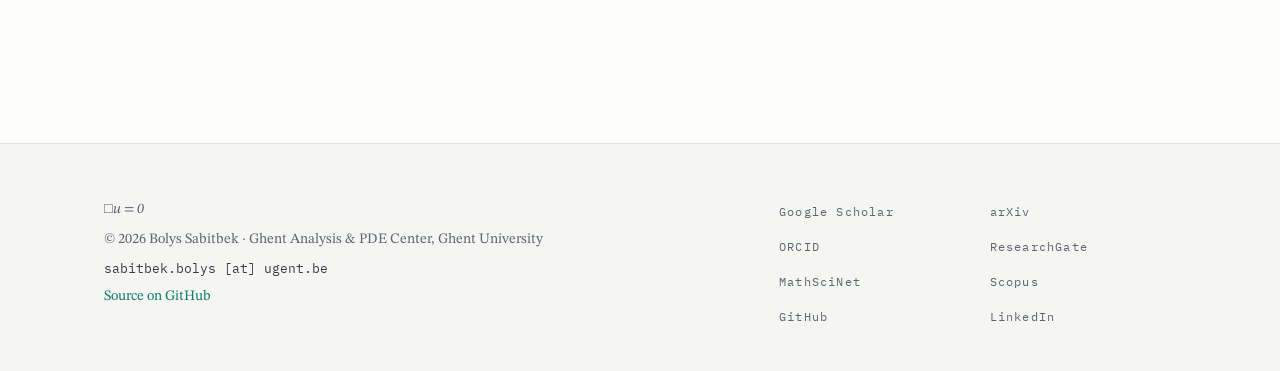
<file: cv.html>
<!DOCTYPE html>
<html lang="en">
<head>
  <meta charset="utf-8">
  <meta name="viewport" content="width=device-width, initial-scale=1">
  <meta name="color-scheme" content="only light">
  <meta name="theme-color" content="#fdfdfc">
  <title>CV — Bolys Sabitbek</title>
  <meta name="description" content="Curriculum vitae of Bolys Sabitbek: positions at Ghent University and Queen Mary University of London; PhD in Mathematics (2019); MSc in Aerospace Engineering, Georgia Tech.">
  <link rel="canonical" href="https://sabitbekbolys.github.io/cv.html">
  <link rel="alternate" hreflang="en" href="https://sabitbekbolys.github.io/cv.html">
  <link rel="alternate" hreflang="kk" href="https://sabitbekbolys.github.io/kk/cv.html">
  <link rel="alternate" hreflang="x-default" href="https://sabitbekbolys.github.io/cv.html">
  <link rel="icon" type="image/svg+xml" href="assets/favicon.svg">
  <link rel="preconnect" href="https://fonts.googleapis.com">
  <link rel="preconnect" href="https://fonts.gstatic.com" crossorigin>
  <link rel="stylesheet" href="https://fonts.googleapis.com/css2?family=STIX+Two+Text:ital,wght@0,400..700;1,400..700&amp;family=IBM+Plex+Mono:wght@400;500&amp;display=swap">
  <link rel="stylesheet" href="css/style.css">
  <!-- Structured data (schema.org) for search engines and AI tools -->
  <script type="application/ld+json">
  {
    "@context": "https://schema.org",
    "@graph": [
      {
        "@type": "WebPage",
        "@id": "https://sabitbekbolys.github.io/cv.html",
        "url": "https://sabitbekbolys.github.io/cv.html",
        "name": "CV — Bolys Sabitbek",
        "inLanguage": "en",
        "about": {
          "@id": "https://sabitbekbolys.github.io/#person"
        }
      },
      {
        "@type": "Person",
        "@id": "https://sabitbekbolys.github.io/#person",
        "name": "Bolys Sabitbek",
        "alternateName": [
          "Sabitbek Bolys",
          "B. Sabitbek",
          "Болыс Сәбитбек"
        ],
        "url": "https://sabitbekbolys.github.io/",
        "sameAs": [
          "https://orcid.org/0000-0002-4580-8084",
          "https://scholar.google.com/citations?user=mEzFxvAAAAAJ"
        ]
      }
    ]
  }
  </script>
</head>
<body>

<header class="topbar">
  <div class="topbar-inner">
    <a class="brand" href="index.html"><span class="brand-mark">&#8706;</span>Bolys Sabitbek</a>
    <nav class="nav" id="site-nav" aria-label="Site navigation">
      <a href="index.html">About</a>
      <a href="publications.html">Publications</a>
      <a href="teaching.html">Teaching</a>
      <a href="outreach.html">Outreach</a>
      <a href="cv.html" aria-current="page">CV</a>
    </nav>
    <nav class="lang" aria-label="Language / Тіл">
      <span aria-current="true">EN</span>
      <a href="kk/cv.html" lang="kk" hreflang="kk">ҚАЗ</a>
    </nav>
  </div>
</header>

<section class="banner" aria-label="Page header">
  <canvas id="wave" data-variant="banner" aria-hidden="true"></canvas>
  <div class="hero-content">
    <p class="eyebrow">Curriculum vitae</p>
    <h1>CV</h1>
  </div>
</section>

<main>
  <section class="section">
    <div class="wrap">

      <!-- To offer a downloadable PDF: put your CV at assets/cv.pdf and
           remove the comment markers around the link below. -->
      <!--
      <p class="more-link"><a href="assets/cv.pdf">Download CV (PDF)</a></p>
      -->

      <p class="sub-label" id="positions">Positions</p>
      <ul class="timeline">

        <!-- ───────────────────────────────────────────────────────────
             ✏️  ADD NEW POSITION HERE
             Copy the template below, paste it right after this comment
             (newest first). The same template works for the Education
             and Awards lists further down; the extra <p> … </p> line
             is optional — delete it if not needed.

             <li>
               <span class="when">2026 &ndash;</span>
               <div class="what">
                 <strong>Job Title</strong>
                 <span class="where">Institute, University, Country</span>
                 <p>Optional extra detail: grant, collaborators, topic.</p>
               </div>
             </li>
             ─────────────────────────────────────────────────────────── -->
        <li>
          <span class="when">Present</span>
          <div class="what">
            <strong>Postdoctoral Researcher</strong>
            <span class="where">Ghent Analysis &amp; PDE Center, Ghent University, Belgium</span>
          </div>
        </li>
        <li>
          <!-- Add exact years when convenient -->
          <span class="when"></span>
          <div class="what">
            <strong>Postdoctoral Research Assistant</strong>
            <span class="where">School of Mathematical Sciences, Queen Mary University of London, UK</span>
            <p>EPSRC-funded position (grant EP/V005529/1), working with
            Claudia Garetto and Michael Ruzhansky on hyperbolic equations
            with multiplicities and singular coefficients.</p>
          </div>
        </li>
        <li>
          <span class="when">2010 &ndash;</span>
          <div class="what">
            <strong>Researcher</strong>
            <span class="where">Department of Differential Equations, Institute of
            Mathematics and Mathematical Modeling, Almaty, Kazakhstan</span>
          </div>
        </li>
      </ul>

      <p class="sub-label" id="education">Education</p>
      <ul class="timeline">
        <li>
          <span class="when">2016 &ndash; 2019</span>
          <div class="what">
            <strong>PhD in Mathematics</strong>
            <span class="where">Al-Farabi Kazakh National University and the Institute
            of Mathematics and Mathematical Modeling, Almaty, Kazakhstan</span>
            <p>Defended June 2019. Advisors: Tynysbek Kalmenov and Michael Ruzhansky.</p>
          </div>
        </li>
        <li>
          <span class="when">2014 &ndash; 2016</span>
          <div class="what">
            <strong>MSc in Aerospace Engineering</strong>
            <span class="where">Georgia Institute of Technology, Atlanta, USA</span>
          </div>
        </li>
        <li>
          <span class="when">2008 &ndash; 2012</span>
          <div class="what">
            <strong>BSc in Mechanics</strong>
            <span class="where">Al-Farabi Kazakh National University, Almaty, Kazakhstan</span>
          </div>
        </li>
      </ul>

      <p class="sub-label" id="awards">Awards &amp; recognition</p>
      <ul class="timeline">

        <!-- ───────────────────────────────────────────────────────────
             ✏️  ADD NEW AWARD HERE — copy the template from the
             "ADD NEW POSITION" comment near the top of this page.
             ─────────────────────────────────────────────────────────── -->
        <li>
          <span class="when">2018</span>
          <div class="what">
            <strong>Travel grant</strong>
            <span class="where">6th Heidelberg Laureate Forum, Heidelberg, Germany</span>
          </div>
        </li>
      </ul>

      <p class="sub-label" id="links">More</p>
      <ul class="plain-list">
        <li><a href="https://www.mathgenealogy.org/id.php?id=249536">Mathematics Genealogy Project</a></li>
        <li><a href="publications.html">Full list of publications</a></li>
        <li><a href="teaching.html">Teaching and mentoring</a></li>
      </ul>

    </div>
  </section>
</main>

<footer class="footer">
  <div class="wrap footer-grid">
    <div>
      <p class="footer-eq">&#9633;u = 0</p>
      <p>&copy; 2026 Bolys Sabitbek &middot; Ghent Analysis &amp; PDE Center, Ghent University</p>
      <p class="email">sabitbek.bolys [at] ugent.be</p>
      <p><a href="https://github.com/sabitbekbolys/sabitbekbolys.github.io">Source on GitHub</a></p>
    </div>
    <ul class="footer-links" aria-label="Academic profiles">
      <li><a href="https://scholar.google.com/citations?user=mEzFxvAAAAAJ">Google Scholar</a></li>
      <li><a href="https://arxiv.org/a/sabitbek_b_1.html">arXiv</a></li>
      <li><a href="https://orcid.org/0000-0002-4580-8084">ORCID</a></li>
      <li><a href="https://www.researchgate.net/profile/Bolys-Sabitbek">ResearchGate</a></li>
      <li><a href="https://mathscinet.ams.org/mathscinet/MRAuthorID/1239340">MathSciNet</a></li>
      <li><a href="https://www.scopus.com/authid/detail.uri?authorId=57190934859">Scopus</a></li>
      <li><a href="https://github.com/sabitbekbolys">GitHub</a></li>
      <li><a href="https://www.linkedin.com/in/bolys-sabitbek-09938878/">LinkedIn</a></li>
    </ul>
  </div>
</footer>

<script src="js/wave.js"></script>
</body>
</html>
</file>
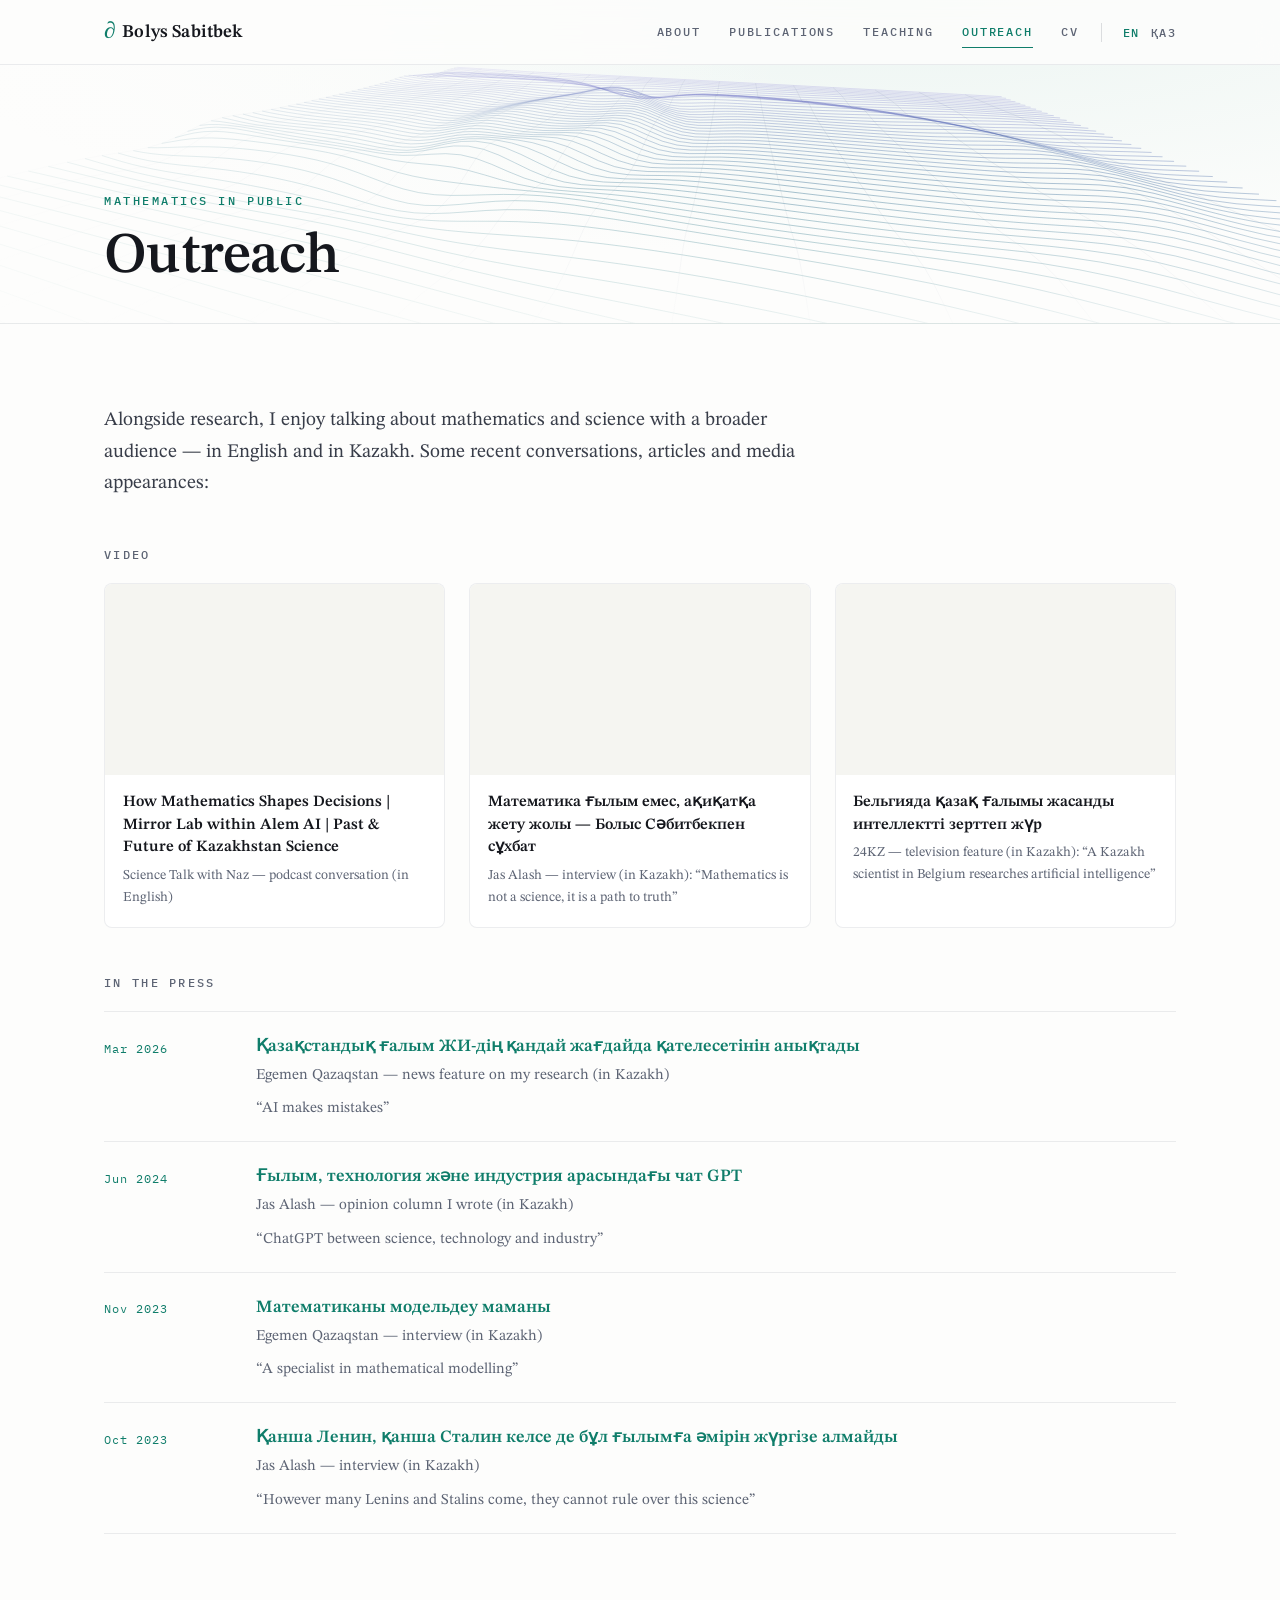
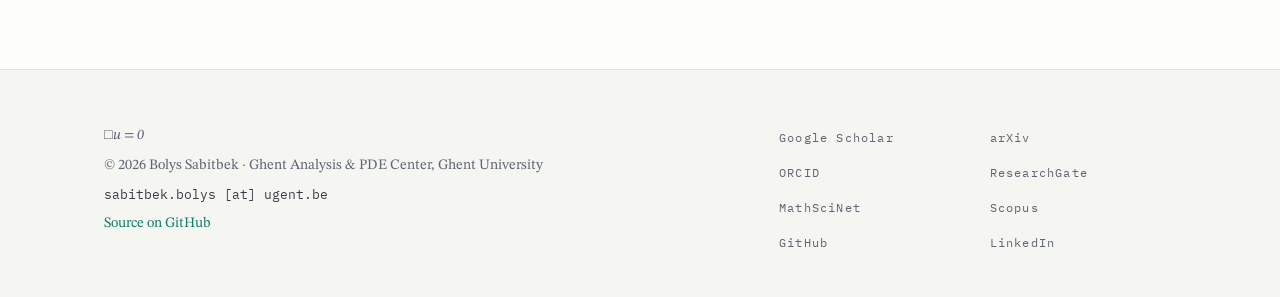
<file: outreach.html>
<!DOCTYPE html>
<html lang="en">
<head>
  <meta charset="utf-8">
  <meta name="viewport" content="width=device-width, initial-scale=1">
  <meta name="color-scheme" content="only light">
  <meta name="theme-color" content="#fdfdfc">
  <title>Outreach — Bolys Sabitbek</title>
  <meta name="description" content="Science outreach and media appearances by Bolys Sabitbek: podcast conversations, interviews, newspaper articles and television features on mathematics, science and AI.">
  <link rel="canonical" href="https://sabitbekbolys.github.io/outreach.html">
  <link rel="alternate" hreflang="en" href="https://sabitbekbolys.github.io/outreach.html">
  <link rel="alternate" hreflang="kk" href="https://sabitbekbolys.github.io/kk/outreach.html">
  <link rel="alternate" hreflang="x-default" href="https://sabitbekbolys.github.io/outreach.html">
  <link rel="icon" type="image/svg+xml" href="assets/favicon.svg">
  <link rel="preconnect" href="https://fonts.googleapis.com">
  <link rel="preconnect" href="https://fonts.gstatic.com" crossorigin>
  <link rel="stylesheet" href="https://fonts.googleapis.com/css2?family=STIX+Two+Text:ital,wght@0,400..700;1,400..700&amp;family=IBM+Plex+Mono:wght@400;500&amp;display=swap">
  <link rel="stylesheet" href="css/style.css">
  <!-- Structured data (schema.org) for search engines and AI tools -->
  <script type="application/ld+json">
  {
    "@context": "https://schema.org",
    "@graph": [
      {
        "@type": "CollectionPage",
        "@id": "https://sabitbekbolys.github.io/outreach.html",
        "url": "https://sabitbekbolys.github.io/outreach.html",
        "name": "Outreach — Bolys Sabitbek",
        "inLanguage": "en",
        "about": {
          "@id": "https://sabitbekbolys.github.io/#person"
        }
      },
      {
        "@type": "Person",
        "@id": "https://sabitbekbolys.github.io/#person",
        "name": "Bolys Sabitbek",
        "alternateName": [
          "Sabitbek Bolys",
          "B. Sabitbek",
          "Болыс Сәбитбек"
        ],
        "url": "https://sabitbekbolys.github.io/",
        "sameAs": [
          "https://orcid.org/0000-0002-4580-8084",
          "https://scholar.google.com/citations?user=mEzFxvAAAAAJ"
        ]
      },
      {
        "@type": "NewsArticle",
        "headline": "Қазақстандық ғалым ЖИ-дің қандай жағдайда қателесетінін анықтады",
        "url": "https://egemen.kz/news/article408028-qazaqstandyq-ghalym-zhi-dinh-qanday-dgaghdayda-qatelesetinin-anyqtady",
        "alternativeHeadline": "AI makes mistakes",
        "datePublished": "2026-03",
        "inLanguage": "kk",
        "publisher": {
          "@type": "NewsMediaOrganization",
          "name": "Egemen Qazaqstan"
        },
        "about": {
          "@id": "https://sabitbekbolys.github.io/#person"
        }
      },
      {
        "@type": "OpinionNewsArticle",
        "headline": "Ғылым, технология және индустрия арасындағы чат GPT",
        "url": "https://zhasalash.kz/news/gilim-tehnologiya-zhane-industriya-arasindagi-chat-gpt-9d0ff6/",
        "alternativeHeadline": "ChatGPT between science, technology and industry",
        "datePublished": "2024-06",
        "inLanguage": "kk",
        "publisher": {
          "@type": "NewsMediaOrganization",
          "name": "Jas Alash"
        },
        "author": {
          "@id": "https://sabitbekbolys.github.io/#person"
        }
      },
      {
        "@type": "NewsArticle",
        "headline": "Математиканы модельдеу маманы",
        "url": "https://egemen.kz/news/article353196-matematikany-modeldeu-mamany",
        "alternativeHeadline": "A specialist in mathematical modelling",
        "datePublished": "2023-11",
        "inLanguage": "kk",
        "publisher": {
          "@type": "NewsMediaOrganization",
          "name": "Egemen Qazaqstan"
        },
        "about": {
          "@id": "https://sabitbekbolys.github.io/#person"
        }
      },
      {
        "@type": "NewsArticle",
        "headline": "Қанша Ленин, қанша Сталин келсе де бұл ғылымға әмірін жүргізе алмайды",
        "url": "https://zhasalash.kz/news/kansha-lenin-kansha-stalin-kelse-de-bul-gilimga-amrn-zhurgze-almaydi-a9da4f/",
        "alternativeHeadline": "However many Lenins and Stalins come, they cannot rule over this science",
        "datePublished": "2023-10",
        "inLanguage": "kk",
        "publisher": {
          "@type": "NewsMediaOrganization",
          "name": "Jas Alash"
        },
        "about": {
          "@id": "https://sabitbekbolys.github.io/#person"
        }
      }
    ]
  }
  </script>
</head>
<body>

<header class="topbar">
  <div class="topbar-inner">
    <a class="brand" href="index.html"><span class="brand-mark">&#8706;</span>Bolys Sabitbek</a>
    <nav class="nav" id="site-nav" aria-label="Site navigation">
      <a href="index.html">About</a>
      <a href="publications.html">Publications</a>
      <a href="teaching.html">Teaching</a>
      <a href="outreach.html" aria-current="page">Outreach</a>
      <a href="cv.html">CV</a>
    </nav>
    <nav class="lang" aria-label="Language / Тіл">
      <span aria-current="true">EN</span>
      <a href="kk/outreach.html" lang="kk" hreflang="kk">ҚАЗ</a>
    </nav>
  </div>
</header>

<section class="banner" aria-label="Page header">
  <canvas id="wave" data-variant="banner" aria-hidden="true"></canvas>
  <div class="hero-content">
    <p class="eyebrow">Mathematics in public</p>
    <h1>Outreach</h1>
  </div>
</section>

<main>
  <section class="section">
    <div class="wrap">
      <p class="lede">Alongside research, I enjoy talking about mathematics and
      science with a broader audience &mdash; in English and in Kazakh. Some
      recent conversations, articles and media appearances:</p>

      <p class="sub-label" id="media">Video</p>

      <ul class="videos">

        <!-- ───────────────────────────────────────────────────────────
             ✏️  ADD NEW VIDEO HERE
             Copy the template below, paste it right after this comment
             (newest first). Replace YOUTUBE_ID with the code from the
             video's address: in  youtube.com/watch?v=74OWLvqVGKs
             the ID is the part after "v=", i.e. 74OWLvqVGKs.

             <li>
               <div class="video-frame">
                 <iframe src="https://www.youtube-nocookie.com/embed/YOUTUBE_ID"
                         title="Short description of the video"
                         loading="lazy"
                         allow="accelerometer; autoplay; clipboard-write; encrypted-media; gyroscope; picture-in-picture; web-share"
                         referrerpolicy="strict-origin-when-cross-origin"
                         allowfullscreen></iframe>
               </div>
               <div class="video-title">Video title as shown on the page</div>
               <div class="video-meta">Channel or programme name, and language</div>
             </li>
             ─────────────────────────────────────────────────────────── -->
        <li>
          <div class="video-frame">
            <iframe src="https://www.youtube-nocookie.com/embed/74OWLvqVGKs"
                    title="How Mathematics Shapes Decisions — Science Talk with Naz"
                    loading="lazy"
                    allow="accelerometer; autoplay; clipboard-write; encrypted-media; gyroscope; picture-in-picture; web-share"
                    referrerpolicy="strict-origin-when-cross-origin"
                    allowfullscreen></iframe>
          </div>
          <div class="video-title">How Mathematics Shapes Decisions | Mirror Lab within Alem AI | Past &amp; Future of Kazakhstan Science</div>
          <div class="video-meta">Science Talk with Naz &mdash; podcast conversation (in English)</div>
        </li>
        <li>
          <div class="video-frame">
            <iframe src="https://www.youtube-nocookie.com/embed/duFuWKEIFuM"
                    title="Интервью с Болысом Сәбитбеком — Jas Alash"
                    loading="lazy"
                    allow="accelerometer; autoplay; clipboard-write; encrypted-media; gyroscope; picture-in-picture; web-share"
                    referrerpolicy="strict-origin-when-cross-origin"
                    allowfullscreen></iframe>
          </div>
          <div class="video-title">Математика ғылым емес, ақиқатқа жету жолы &mdash; Болыс Сәбитбекпен сұхбат</div>
          <div class="video-meta">Jas Alash &mdash; interview (in Kazakh): &ldquo;Mathematics is not a science, it is a path to truth&rdquo;</div>
        </li>
        <li>
          <div class="video-frame">
            <iframe src="https://www.youtube-nocookie.com/embed/S-SW1tK35mw"
                    title="Бельгияда қазақ ғалымы жасанды интеллектті зерттеп жүр — 24KZ"
                    loading="lazy"
                    allow="accelerometer; autoplay; clipboard-write; encrypted-media; gyroscope; picture-in-picture; web-share"
                    referrerpolicy="strict-origin-when-cross-origin"
                    allowfullscreen></iframe>
          </div>
          <div class="video-title">Бельгияда қазақ ғалымы жасанды интеллектті зерттеп жүр</div>
          <div class="video-meta">24KZ &mdash; television feature (in Kazakh): &ldquo;A Kazakh scientist in Belgium researches artificial intelligence&rdquo;</div>
        </li>
      </ul>

      <p class="sub-label" id="press">In the press</p>
      <ul class="timeline">

        <!-- ───────────────────────────────────────────────────────────
             ✏️  ADD NEW ARTICLE HERE
             Copy the template below, paste it right after this comment
             (newest first), then fill in the date, the link, the
             headline exactly as published, and a short description:

             <li>
               <span class="when">Mar 2026</span>
               <div class="what">
                 <strong><a href="https://…">Headline as published</a></strong>
                 <span class="where">Newspaper &mdash; interview (in Kazakh)</span>
                 <p>&ldquo;English translation of the headline&rdquo;</p>
               </div>
             </li>
             ─────────────────────────────────────────────────────────── -->
        <li>
          <span class="when">Mar 2026</span>
          <div class="what">
            <strong><a href="https://egemen.kz/news/article408028-qazaqstandyq-ghalym-zhi-dinh-qanday-dgaghdayda-qatelesetinin-anyqtady">Қазақстандық ғалым ЖИ-дің қандай жағдайда қателесетінін анықтады</a></strong>
            <span class="where">Egemen Qazaqstan &mdash; news feature on my research (in Kazakh)</span>
            <p>&ldquo;AI makes mistakes&rdquo;</p>
          </div>
        </li>
        <li>
          <span class="when">Jun 2024</span>
          <div class="what">
            <strong><a href="https://zhasalash.kz/news/gilim-tehnologiya-zhane-industriya-arasindagi-chat-gpt-9d0ff6/">Ғылым, технология және индустрия арасындағы чат GPT</a></strong>
            <span class="where">Jas Alash &mdash; opinion column I wrote (in Kazakh)</span>
            <p>&ldquo;ChatGPT between science, technology and industry&rdquo;</p>
          </div>
        </li>
        <li>
          <span class="when">Nov 2023</span>
          <div class="what">
            <strong><a href="https://egemen.kz/news/article353196-matematikany-modeldeu-mamany">Математиканы модельдеу маманы</a></strong>
            <span class="where">Egemen Qazaqstan &mdash; interview (in Kazakh)</span>
            <p>&ldquo;A specialist in mathematical modelling&rdquo;</p>
          </div>
        </li>
        <li>
          <span class="when">Oct 2023</span>
          <div class="what">
            <strong><a href="https://zhasalash.kz/news/kansha-lenin-kansha-stalin-kelse-de-bul-gilimga-amrn-zhurgze-almaydi-a9da4f/">Қанша Ленин, қанша Сталин келсе де бұл ғылымға әмірін жүргізе алмайды</a></strong>
            <span class="where">Jas Alash &mdash; interview (in Kazakh)</span>
            <p>&ldquo;However many Lenins and Stalins come, they cannot rule over this science&rdquo;</p>
          </div>
        </li>
      </ul>
    </div>
  </section>
</main>

<footer class="footer">
  <div class="wrap footer-grid">
    <div>
      <p class="footer-eq">&#9633;u = 0</p>
      <p>&copy; 2026 Bolys Sabitbek &middot; Ghent Analysis &amp; PDE Center, Ghent University</p>
      <p class="email">sabitbek.bolys [at] ugent.be</p>
      <p><a href="https://github.com/sabitbekbolys/sabitbekbolys.github.io">Source on GitHub</a></p>
    </div>
    <ul class="footer-links" aria-label="Academic profiles">
      <li><a href="https://scholar.google.com/citations?user=mEzFxvAAAAAJ">Google Scholar</a></li>
      <li><a href="https://arxiv.org/a/sabitbek_b_1.html">arXiv</a></li>
      <li><a href="https://orcid.org/0000-0002-4580-8084">ORCID</a></li>
      <li><a href="https://www.researchgate.net/profile/Bolys-Sabitbek">ResearchGate</a></li>
      <li><a href="https://mathscinet.ams.org/mathscinet/MRAuthorID/1239340">MathSciNet</a></li>
      <li><a href="https://www.scopus.com/authid/detail.uri?authorId=57190934859">Scopus</a></li>
      <li><a href="https://github.com/sabitbekbolys">GitHub</a></li>
      <li><a href="https://www.linkedin.com/in/bolys-sabitbek-09938878/">LinkedIn</a></li>
    </ul>
  </div>
</footer>

<script src="js/wave.js"></script>
</body>
</html>
</file>
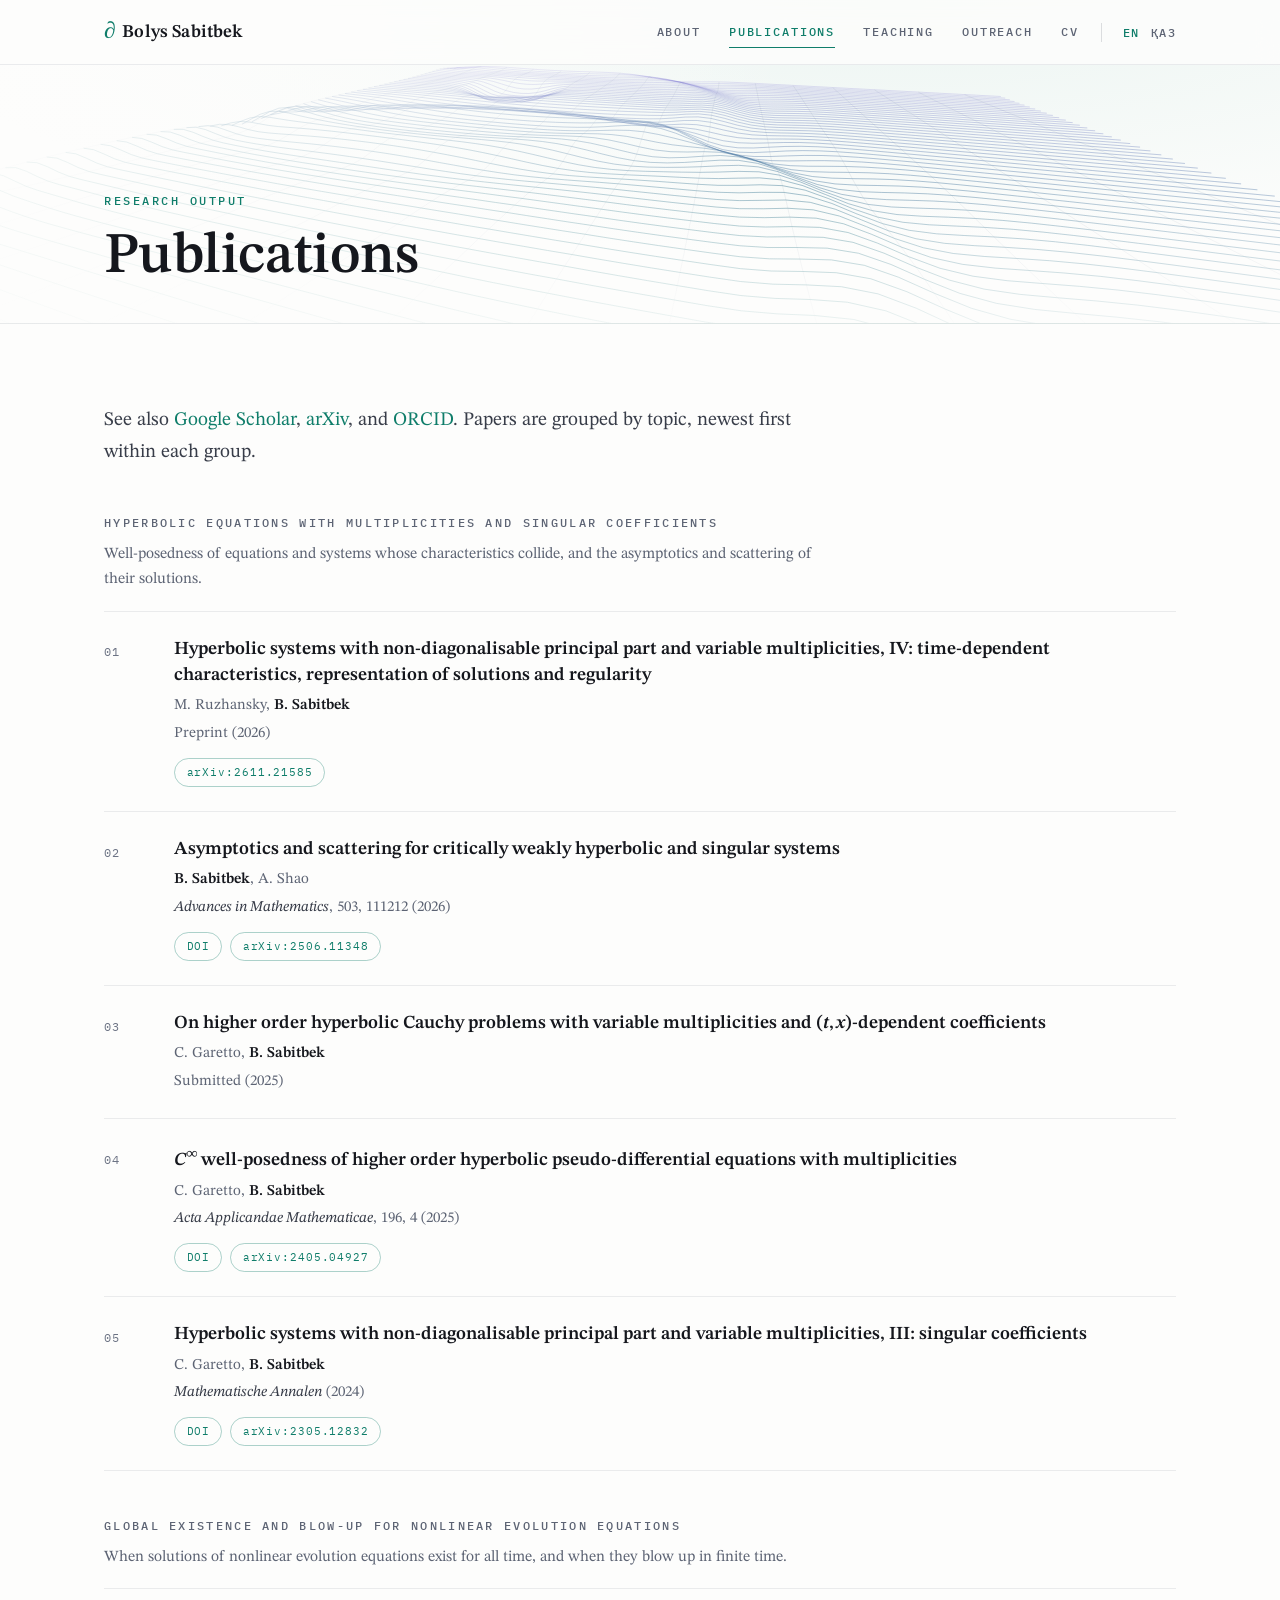
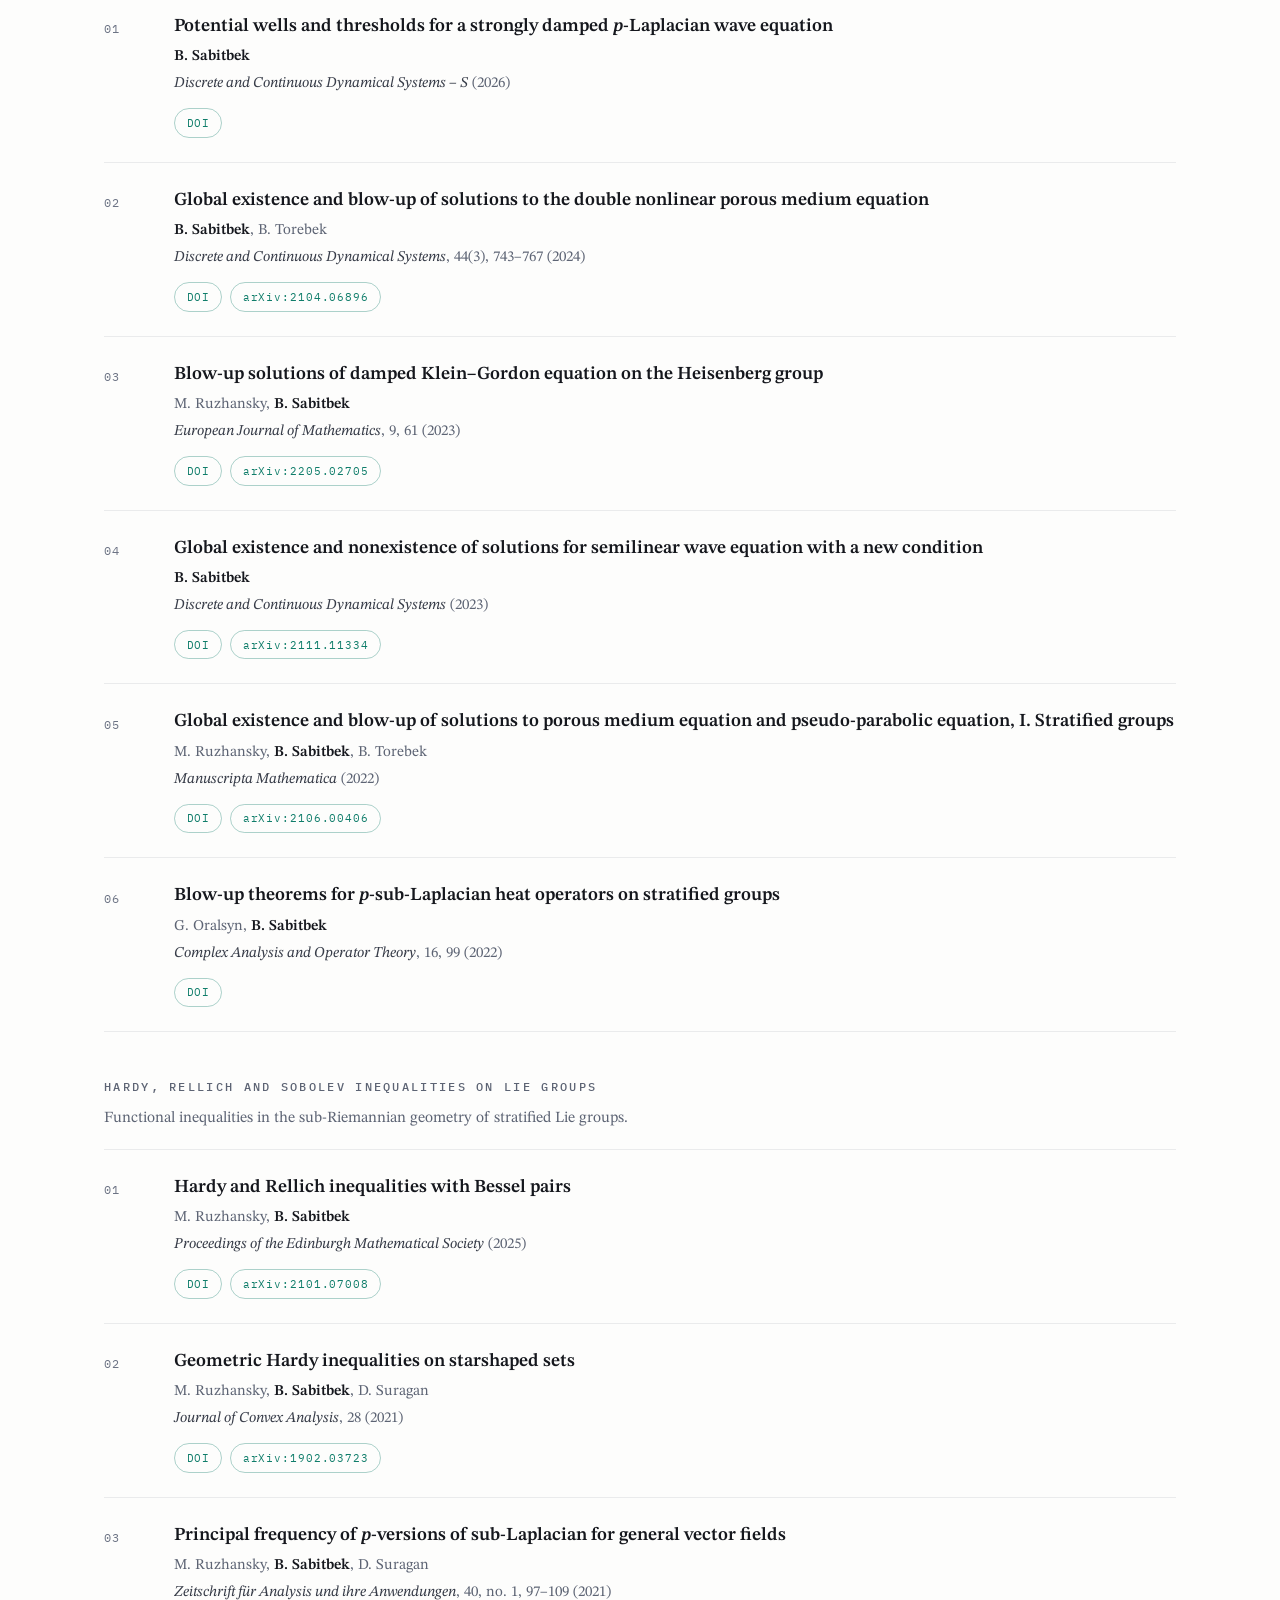
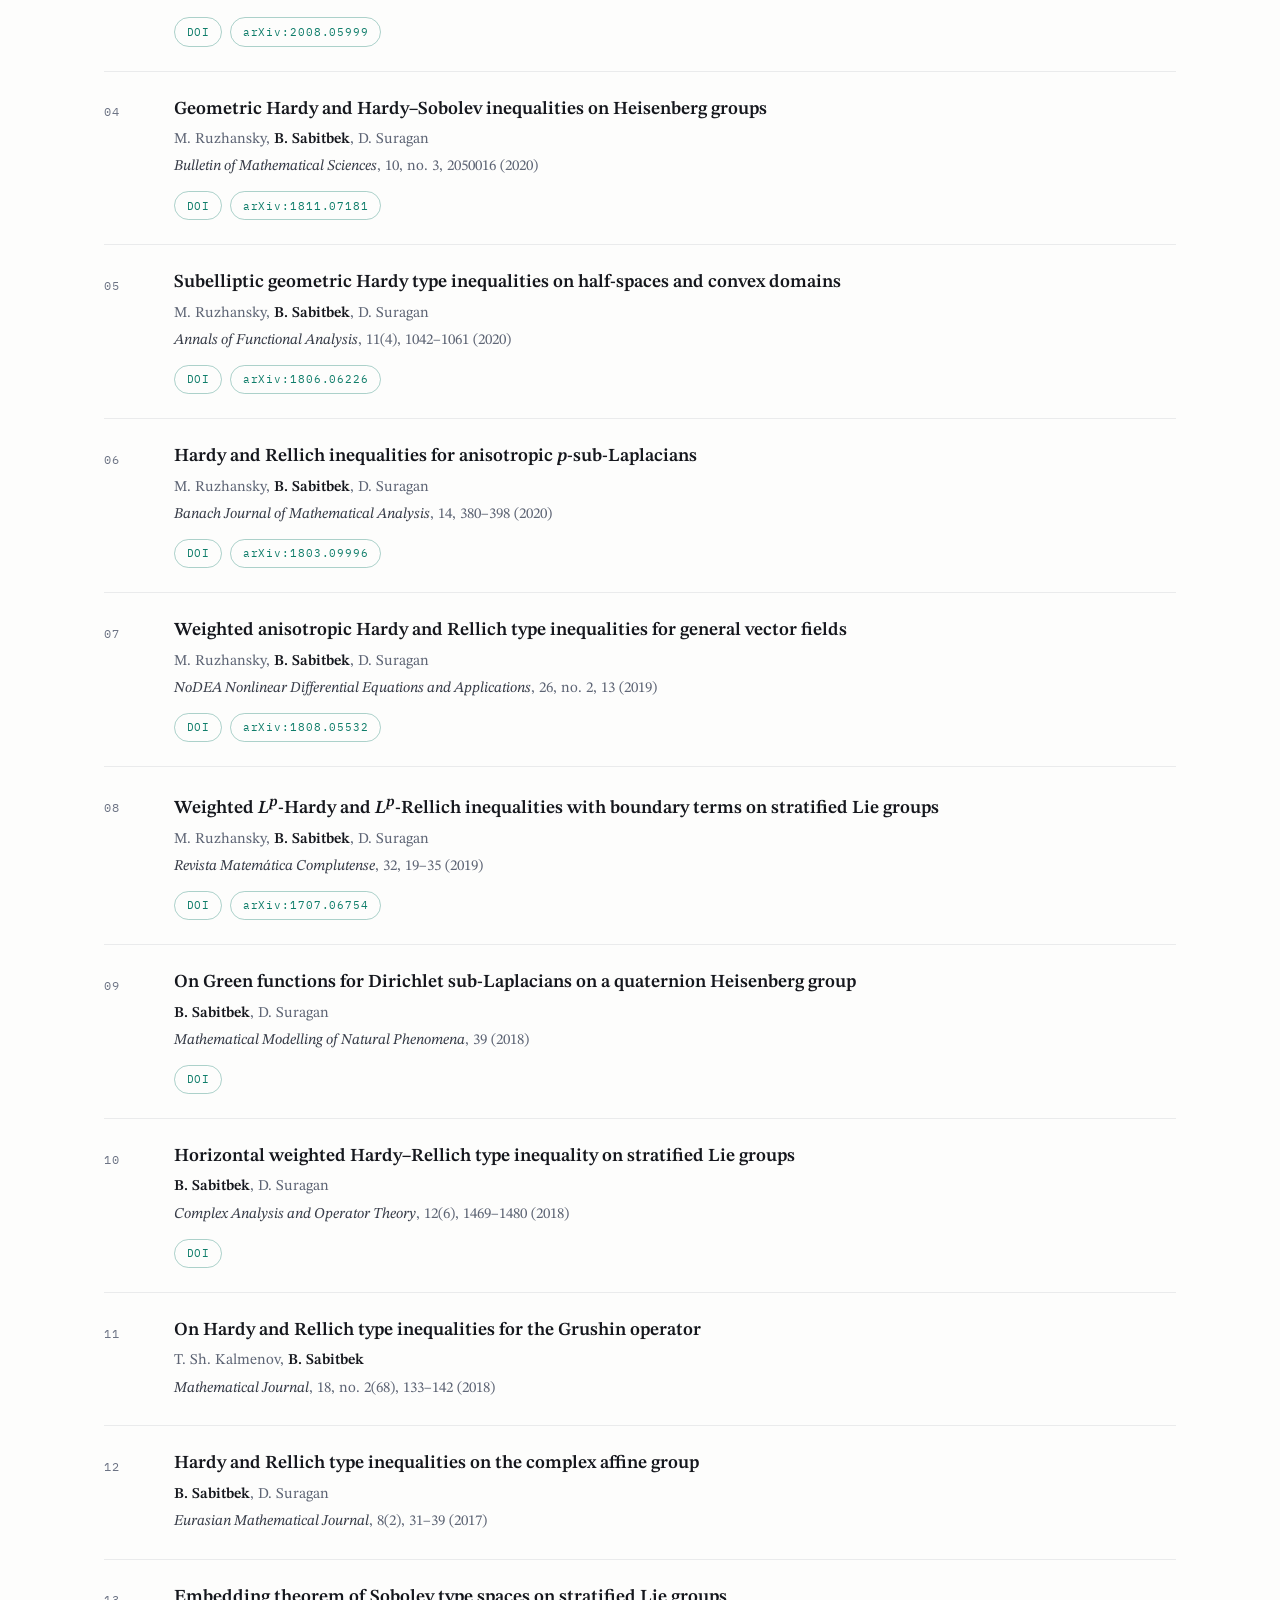
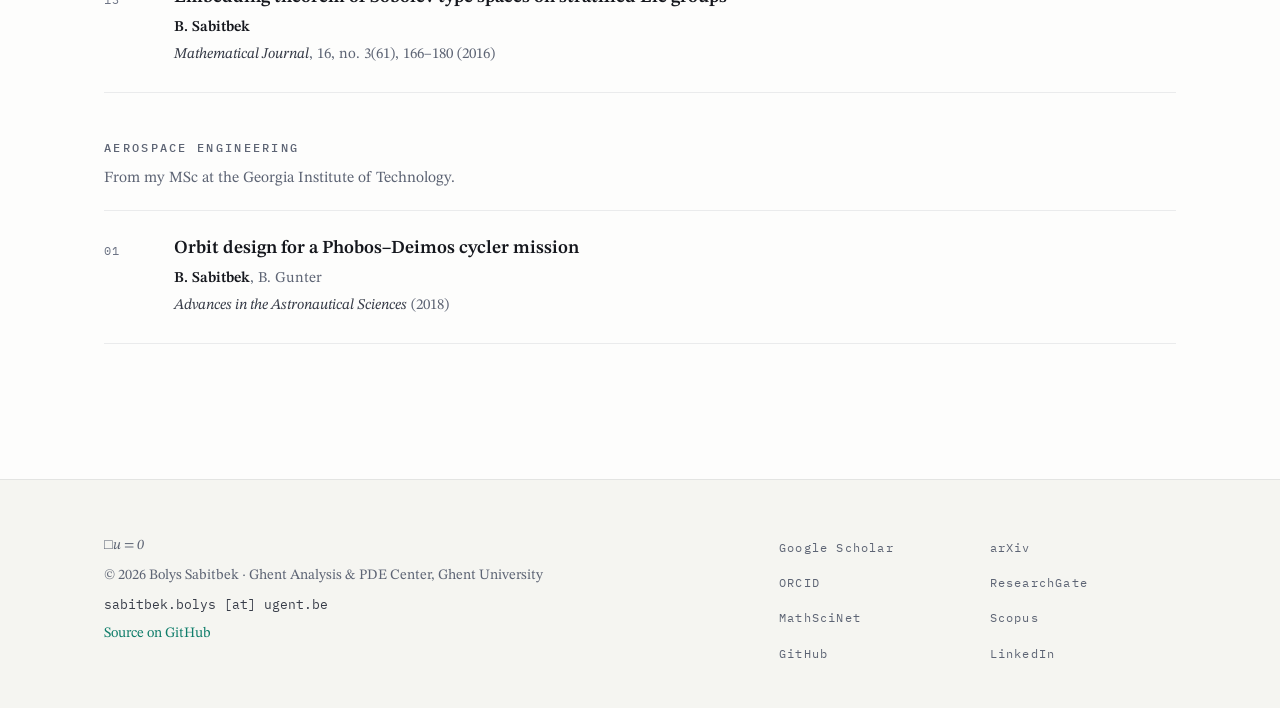
<file: publications.html>
<!DOCTYPE html>
<html lang="en">
<head>
  <meta charset="utf-8">
  <meta name="viewport" content="width=device-width, initial-scale=1">
  <meta name="color-scheme" content="only light">
  <meta name="theme-color" content="#fdfdfc">
  <title>Publications — Bolys Sabitbek</title>
  <meta name="description" content="Publications and preprints of Bolys Sabitbek: hyperbolic equations with multiplicities, singular coefficients, functional inequalities on stratified Lie groups, global existence and blow-up.">
  <link rel="canonical" href="https://sabitbekbolys.github.io/publications.html">
  <link rel="alternate" hreflang="en" href="https://sabitbekbolys.github.io/publications.html">
  <link rel="alternate" hreflang="kk" href="https://sabitbekbolys.github.io/kk/publications.html">
  <link rel="alternate" hreflang="x-default" href="https://sabitbekbolys.github.io/publications.html">
  <link rel="icon" type="image/svg+xml" href="assets/favicon.svg">
  <link rel="preconnect" href="https://fonts.googleapis.com">
  <link rel="preconnect" href="https://fonts.gstatic.com" crossorigin>
  <link rel="stylesheet" href="https://fonts.googleapis.com/css2?family=STIX+Two+Text:ital,wght@0,400..700;1,400..700&amp;family=IBM+Plex+Mono:wght@400;500&amp;display=swap">
  <link rel="stylesheet" href="css/style.css">
  <!-- Structured data (schema.org) for search engines and AI tools -->
  <script type="application/ld+json">
  {
    "@context": "https://schema.org",
    "@graph": [
      {
        "@type": "CollectionPage",
        "@id": "https://sabitbekbolys.github.io/publications.html",
        "url": "https://sabitbekbolys.github.io/publications.html",
        "name": "Publications — Bolys Sabitbek",
        "inLanguage": "en",
        "about": {
          "@id": "https://sabitbekbolys.github.io/#person"
        }
      },
      {
        "@type": "Person",
        "@id": "https://sabitbekbolys.github.io/#person",
        "name": "Bolys Sabitbek",
        "alternateName": [
          "Sabitbek Bolys",
          "B. Sabitbek",
          "Болыс Сәбитбек"
        ],
        "url": "https://sabitbekbolys.github.io/",
        "sameAs": [
          "https://orcid.org/0000-0002-4580-8084",
          "https://scholar.google.com/citations?user=mEzFxvAAAAAJ"
        ]
      },
      {
        "@type": "ScholarlyArticle",
        "name": "Hyperbolic systems with non-diagonalisable principal part and variable multiplicities, IV: time-dependent characteristics, representation of solutions and regularity",
        "author": [
          {
            "@type": "Person",
            "name": "M. Ruzhansky"
          },
          {
            "@id": "https://sabitbekbolys.github.io/#person"
          }
        ],
        "dateCreated": "2026",
        "creativeWorkStatus": "Preprint",
        "url": "https://arxiv.org/abs/2611.21585",
        "identifier": [
          {
            "@type": "PropertyValue",
            "propertyID": "arXiv",
            "value": "2611.21585"
          }
        ]
      },
      {
        "@type": "ScholarlyArticle",
        "name": "Asymptotics and scattering for critically weakly hyperbolic and singular systems",
        "author": [
          {
            "@id": "https://sabitbekbolys.github.io/#person"
          },
          {
            "@type": "Person",
            "name": "A. Shao"
          }
        ],
        "isPartOf": {
          "@type": "Periodical",
          "name": "Advances in Mathematics"
        },
        "datePublished": "2026",
        "creativeWorkStatus": "Published",
        "url": "https://doi.org/10.1016/j.aim.2026.111212",
        "sameAs": [
          "https://arxiv.org/abs/2506.11348"
        ],
        "identifier": [
          {
            "@type": "PropertyValue",
            "propertyID": "DOI",
            "value": "10.1016/j.aim.2026.111212"
          },
          {
            "@type": "PropertyValue",
            "propertyID": "arXiv",
            "value": "2506.11348"
          }
        ]
      },
      {
        "@type": "ScholarlyArticle",
        "name": "On higher order hyperbolic Cauchy problems with variable multiplicities and (t, x)-dependent coefficients",
        "author": [
          {
            "@type": "Person",
            "name": "C. Garetto"
          },
          {
            "@id": "https://sabitbekbolys.github.io/#person"
          }
        ],
        "dateCreated": "2025",
        "creativeWorkStatus": "Submitted"
      },
      {
        "@type": "ScholarlyArticle",
        "name": "C^∞ well-posedness of higher order hyperbolic pseudo-differential equations with multiplicities",
        "author": [
          {
            "@type": "Person",
            "name": "C. Garetto"
          },
          {
            "@id": "https://sabitbekbolys.github.io/#person"
          }
        ],
        "isPartOf": {
          "@type": "Periodical",
          "name": "Acta Applicandae Mathematicae"
        },
        "datePublished": "2025",
        "creativeWorkStatus": "Published",
        "url": "https://doi.org/10.1007/s10440-025-00717-x",
        "sameAs": [
          "https://arxiv.org/abs/2405.04927"
        ],
        "identifier": [
          {
            "@type": "PropertyValue",
            "propertyID": "DOI",
            "value": "10.1007/s10440-025-00717-x"
          },
          {
            "@type": "PropertyValue",
            "propertyID": "arXiv",
            "value": "2405.04927"
          }
        ]
      },
      {
        "@type": "ScholarlyArticle",
        "name": "Hyperbolic systems with non-diagonalisable principal part and variable multiplicities, III: singular coefficients",
        "author": [
          {
            "@type": "Person",
            "name": "C. Garetto"
          },
          {
            "@id": "https://sabitbekbolys.github.io/#person"
          }
        ],
        "isPartOf": {
          "@type": "Periodical",
          "name": "Mathematische Annalen"
        },
        "datePublished": "2024",
        "creativeWorkStatus": "Published",
        "url": "https://doi.org/10.1007/s00208-023-02792-7",
        "sameAs": [
          "https://arxiv.org/abs/2305.12832"
        ],
        "identifier": [
          {
            "@type": "PropertyValue",
            "propertyID": "DOI",
            "value": "10.1007/s00208-023-02792-7"
          },
          {
            "@type": "PropertyValue",
            "propertyID": "arXiv",
            "value": "2305.12832"
          }
        ]
      },
      {
        "@type": "ScholarlyArticle",
        "name": "Potential wells and thresholds for a strongly damped p-Laplacian wave equation",
        "author": [
          {
            "@id": "https://sabitbekbolys.github.io/#person"
          }
        ],
        "isPartOf": {
          "@type": "Periodical",
          "name": "Discrete and Continuous Dynamical Systems – S"
        },
        "datePublished": "2026",
        "creativeWorkStatus": "Published",
        "url": "https://doi.org/10.3934/dcdss.2026106",
        "identifier": [
          {
            "@type": "PropertyValue",
            "propertyID": "DOI",
            "value": "10.3934/dcdss.2026106"
          }
        ]
      },
      {
        "@type": "ScholarlyArticle",
        "name": "Global existence and blow-up of solutions to the double nonlinear porous medium equation",
        "author": [
          {
            "@id": "https://sabitbekbolys.github.io/#person"
          },
          {
            "@type": "Person",
            "name": "B. Torebek"
          }
        ],
        "isPartOf": {
          "@type": "Periodical",
          "name": "Discrete and Continuous Dynamical Systems"
        },
        "datePublished": "2024",
        "creativeWorkStatus": "Published",
        "url": "https://doi.org/10.3934/dcds.2023124",
        "sameAs": [
          "https://arxiv.org/abs/2104.06896"
        ],
        "identifier": [
          {
            "@type": "PropertyValue",
            "propertyID": "DOI",
            "value": "10.3934/dcds.2023124"
          },
          {
            "@type": "PropertyValue",
            "propertyID": "arXiv",
            "value": "2104.06896"
          }
        ]
      },
      {
        "@type": "ScholarlyArticle",
        "name": "Blow-up solutions of damped Klein–Gordon equation on the Heisenberg group",
        "author": [
          {
            "@type": "Person",
            "name": "M. Ruzhansky"
          },
          {
            "@id": "https://sabitbekbolys.github.io/#person"
          }
        ],
        "isPartOf": {
          "@type": "Periodical",
          "name": "European Journal of Mathematics"
        },
        "datePublished": "2023",
        "creativeWorkStatus": "Published",
        "url": "https://doi.org/10.1007/s40879-023-00654-9",
        "sameAs": [
          "https://arxiv.org/abs/2205.02705"
        ],
        "identifier": [
          {
            "@type": "PropertyValue",
            "propertyID": "DOI",
            "value": "10.1007/s40879-023-00654-9"
          },
          {
            "@type": "PropertyValue",
            "propertyID": "arXiv",
            "value": "2205.02705"
          }
        ]
      },
      {
        "@type": "ScholarlyArticle",
        "name": "Global existence and nonexistence of solutions for semilinear wave equation with a new condition",
        "author": [
          {
            "@id": "https://sabitbekbolys.github.io/#person"
          }
        ],
        "isPartOf": {
          "@type": "Periodical",
          "name": "Discrete and Continuous Dynamical Systems"
        },
        "datePublished": "2023",
        "creativeWorkStatus": "Published",
        "url": "https://doi.org/10.3934/dcds.2023023",
        "sameAs": [
          "https://arxiv.org/abs/2111.11334"
        ],
        "identifier": [
          {
            "@type": "PropertyValue",
            "propertyID": "DOI",
            "value": "10.3934/dcds.2023023"
          },
          {
            "@type": "PropertyValue",
            "propertyID": "arXiv",
            "value": "2111.11334"
          }
        ]
      },
      {
        "@type": "ScholarlyArticle",
        "name": "Global existence and blow-up of solutions to porous medium equation and pseudo-parabolic equation, I. Stratified groups",
        "author": [
          {
            "@type": "Person",
            "name": "M. Ruzhansky"
          },
          {
            "@id": "https://sabitbekbolys.github.io/#person"
          },
          {
            "@type": "Person",
            "name": "B. Torebek"
          }
        ],
        "isPartOf": {
          "@type": "Periodical",
          "name": "Manuscripta Mathematica"
        },
        "datePublished": "2022",
        "creativeWorkStatus": "Published",
        "url": "https://doi.org/10.1007/s00229-022-01390-2",
        "sameAs": [
          "https://arxiv.org/abs/2106.00406"
        ],
        "identifier": [
          {
            "@type": "PropertyValue",
            "propertyID": "DOI",
            "value": "10.1007/s00229-022-01390-2"
          },
          {
            "@type": "PropertyValue",
            "propertyID": "arXiv",
            "value": "2106.00406"
          }
        ]
      },
      {
        "@type": "ScholarlyArticle",
        "name": "Blow-up theorems for p-sub-Laplacian heat operators on stratified groups",
        "author": [
          {
            "@type": "Person",
            "name": "G. Oralsyn"
          },
          {
            "@id": "https://sabitbekbolys.github.io/#person"
          }
        ],
        "isPartOf": {
          "@type": "Periodical",
          "name": "Complex Analysis and Operator Theory"
        },
        "datePublished": "2022",
        "creativeWorkStatus": "Published",
        "url": "https://doi.org/10.1007/s11785-022-01235-6",
        "identifier": [
          {
            "@type": "PropertyValue",
            "propertyID": "DOI",
            "value": "10.1007/s11785-022-01235-6"
          }
        ]
      },
      {
        "@type": "ScholarlyArticle",
        "name": "Hardy and Rellich inequalities with Bessel pairs",
        "author": [
          {
            "@type": "Person",
            "name": "M. Ruzhansky"
          },
          {
            "@id": "https://sabitbekbolys.github.io/#person"
          }
        ],
        "isPartOf": {
          "@type": "Periodical",
          "name": "Proceedings of the Edinburgh Mathematical Society"
        },
        "datePublished": "2025",
        "creativeWorkStatus": "Published",
        "url": "https://doi.org/10.1017/s0013091524000051",
        "sameAs": [
          "https://arxiv.org/abs/2101.07008"
        ],
        "identifier": [
          {
            "@type": "PropertyValue",
            "propertyID": "DOI",
            "value": "10.1017/s0013091524000051"
          },
          {
            "@type": "PropertyValue",
            "propertyID": "arXiv",
            "value": "2101.07008"
          }
        ]
      },
      {
        "@type": "ScholarlyArticle",
        "name": "Geometric Hardy inequalities on starshaped sets",
        "author": [
          {
            "@type": "Person",
            "name": "M. Ruzhansky"
          },
          {
            "@id": "https://sabitbekbolys.github.io/#person"
          },
          {
            "@type": "Person",
            "name": "D. Suragan"
          }
        ],
        "isPartOf": {
          "@type": "Periodical",
          "name": "Journal of Convex Analysis"
        },
        "datePublished": "2021",
        "creativeWorkStatus": "Published",
        "url": "https://doi.org/10.68381/jca28053",
        "sameAs": [
          "https://arxiv.org/abs/1902.03723"
        ],
        "identifier": [
          {
            "@type": "PropertyValue",
            "propertyID": "DOI",
            "value": "10.68381/jca28053"
          },
          {
            "@type": "PropertyValue",
            "propertyID": "arXiv",
            "value": "1902.03723"
          }
        ]
      },
      {
        "@type": "ScholarlyArticle",
        "name": "Principal frequency of p-versions of sub-Laplacian for general vector fields",
        "author": [
          {
            "@type": "Person",
            "name": "M. Ruzhansky"
          },
          {
            "@id": "https://sabitbekbolys.github.io/#person"
          },
          {
            "@type": "Person",
            "name": "D. Suragan"
          }
        ],
        "isPartOf": {
          "@type": "Periodical",
          "name": "Zeitschrift für Analysis und ihre Anwendungen"
        },
        "datePublished": "2021",
        "creativeWorkStatus": "Published",
        "url": "https://doi.org/10.4171/zaa/1674",
        "sameAs": [
          "https://arxiv.org/abs/2008.05999"
        ],
        "identifier": [
          {
            "@type": "PropertyValue",
            "propertyID": "DOI",
            "value": "10.4171/zaa/1674"
          },
          {
            "@type": "PropertyValue",
            "propertyID": "arXiv",
            "value": "2008.05999"
          }
        ]
      },
      {
        "@type": "ScholarlyArticle",
        "name": "Geometric Hardy and Hardy–Sobolev inequalities on Heisenberg groups",
        "author": [
          {
            "@type": "Person",
            "name": "M. Ruzhansky"
          },
          {
            "@id": "https://sabitbekbolys.github.io/#person"
          },
          {
            "@type": "Person",
            "name": "D. Suragan"
          }
        ],
        "isPartOf": {
          "@type": "Periodical",
          "name": "Bulletin of Mathematical Sciences"
        },
        "datePublished": "2020",
        "creativeWorkStatus": "Published",
        "url": "https://doi.org/10.1142/s1664360720500162",
        "sameAs": [
          "https://arxiv.org/abs/1811.07181"
        ],
        "identifier": [
          {
            "@type": "PropertyValue",
            "propertyID": "DOI",
            "value": "10.1142/s1664360720500162"
          },
          {
            "@type": "PropertyValue",
            "propertyID": "arXiv",
            "value": "1811.07181"
          }
        ]
      },
      {
        "@type": "ScholarlyArticle",
        "name": "Subelliptic geometric Hardy type inequalities on half-spaces and convex domains",
        "author": [
          {
            "@type": "Person",
            "name": "M. Ruzhansky"
          },
          {
            "@id": "https://sabitbekbolys.github.io/#person"
          },
          {
            "@type": "Person",
            "name": "D. Suragan"
          }
        ],
        "isPartOf": {
          "@type": "Periodical",
          "name": "Annals of Functional Analysis"
        },
        "datePublished": "2020",
        "creativeWorkStatus": "Published",
        "url": "https://doi.org/10.1007/s43034-020-00067-9",
        "sameAs": [
          "https://arxiv.org/abs/1806.06226"
        ],
        "identifier": [
          {
            "@type": "PropertyValue",
            "propertyID": "DOI",
            "value": "10.1007/s43034-020-00067-9"
          },
          {
            "@type": "PropertyValue",
            "propertyID": "arXiv",
            "value": "1806.06226"
          }
        ]
      },
      {
        "@type": "ScholarlyArticle",
        "name": "Hardy and Rellich inequalities for anisotropic p-sub-Laplacians",
        "author": [
          {
            "@type": "Person",
            "name": "M. Ruzhansky"
          },
          {
            "@id": "https://sabitbekbolys.github.io/#person"
          },
          {
            "@type": "Person",
            "name": "D. Suragan"
          }
        ],
        "isPartOf": {
          "@type": "Periodical",
          "name": "Banach Journal of Mathematical Analysis"
        },
        "datePublished": "2020",
        "creativeWorkStatus": "Published",
        "url": "https://doi.org/10.1007/s43037-019-00011-7",
        "sameAs": [
          "https://arxiv.org/abs/1803.09996"
        ],
        "identifier": [
          {
            "@type": "PropertyValue",
            "propertyID": "DOI",
            "value": "10.1007/s43037-019-00011-7"
          },
          {
            "@type": "PropertyValue",
            "propertyID": "arXiv",
            "value": "1803.09996"
          }
        ]
      },
      {
        "@type": "ScholarlyArticle",
        "name": "Weighted anisotropic Hardy and Rellich type inequalities for general vector fields",
        "author": [
          {
            "@type": "Person",
            "name": "M. Ruzhansky"
          },
          {
            "@id": "https://sabitbekbolys.github.io/#person"
          },
          {
            "@type": "Person",
            "name": "D. Suragan"
          }
        ],
        "isPartOf": {
          "@type": "Periodical",
          "name": "NoDEA Nonlinear Differential Equations and Applications"
        },
        "datePublished": "2019",
        "creativeWorkStatus": "Published",
        "url": "https://doi.org/10.1007/s00030-019-0559-5",
        "sameAs": [
          "https://arxiv.org/abs/1808.05532"
        ],
        "identifier": [
          {
            "@type": "PropertyValue",
            "propertyID": "DOI",
            "value": "10.1007/s00030-019-0559-5"
          },
          {
            "@type": "PropertyValue",
            "propertyID": "arXiv",
            "value": "1808.05532"
          }
        ]
      },
      {
        "@type": "ScholarlyArticle",
        "name": "Weighted L^p-Hardy and L^p-Rellich inequalities with boundary terms on stratified Lie groups",
        "author": [
          {
            "@type": "Person",
            "name": "M. Ruzhansky"
          },
          {
            "@id": "https://sabitbekbolys.github.io/#person"
          },
          {
            "@type": "Person",
            "name": "D. Suragan"
          }
        ],
        "isPartOf": {
          "@type": "Periodical",
          "name": "Revista Matemática Complutense"
        },
        "datePublished": "2019",
        "creativeWorkStatus": "Published",
        "url": "https://doi.org/10.1007/s13163-018-0268-3",
        "sameAs": [
          "https://arxiv.org/abs/1707.06754"
        ],
        "identifier": [
          {
            "@type": "PropertyValue",
            "propertyID": "DOI",
            "value": "10.1007/s13163-018-0268-3"
          },
          {
            "@type": "PropertyValue",
            "propertyID": "arXiv",
            "value": "1707.06754"
          }
        ]
      },
      {
        "@type": "ScholarlyArticle",
        "name": "On Green functions for Dirichlet sub-Laplacians on a quaternion Heisenberg group",
        "author": [
          {
            "@id": "https://sabitbekbolys.github.io/#person"
          },
          {
            "@type": "Person",
            "name": "D. Suragan"
          }
        ],
        "isPartOf": {
          "@type": "Periodical",
          "name": "Mathematical Modelling of Natural Phenomena"
        },
        "datePublished": "2018",
        "creativeWorkStatus": "Published",
        "url": "https://doi.org/10.1051/mmnp/2018042",
        "identifier": [
          {
            "@type": "PropertyValue",
            "propertyID": "DOI",
            "value": "10.1051/mmnp/2018042"
          }
        ]
      },
      {
        "@type": "ScholarlyArticle",
        "name": "Horizontal weighted Hardy–Rellich type inequality on stratified Lie groups",
        "author": [
          {
            "@id": "https://sabitbekbolys.github.io/#person"
          },
          {
            "@type": "Person",
            "name": "D. Suragan"
          }
        ],
        "isPartOf": {
          "@type": "Periodical",
          "name": "Complex Analysis and Operator Theory"
        },
        "datePublished": "2018",
        "creativeWorkStatus": "Published",
        "url": "https://doi.org/10.1007/s11785-017-0650-z",
        "identifier": [
          {
            "@type": "PropertyValue",
            "propertyID": "DOI",
            "value": "10.1007/s11785-017-0650-z"
          }
        ]
      },
      {
        "@type": "ScholarlyArticle",
        "name": "On Hardy and Rellich type inequalities for the Grushin operator",
        "author": [
          {
            "@type": "Person",
            "name": "T. Sh. Kalmenov"
          },
          {
            "@id": "https://sabitbekbolys.github.io/#person"
          }
        ],
        "isPartOf": {
          "@type": "Periodical",
          "name": "Mathematical Journal"
        },
        "datePublished": "2018",
        "creativeWorkStatus": "Published"
      },
      {
        "@type": "ScholarlyArticle",
        "name": "Hardy and Rellich type inequalities on the complex affine group",
        "author": [
          {
            "@id": "https://sabitbekbolys.github.io/#person"
          },
          {
            "@type": "Person",
            "name": "D. Suragan"
          }
        ],
        "isPartOf": {
          "@type": "Periodical",
          "name": "Eurasian Mathematical Journal"
        },
        "datePublished": "2017",
        "creativeWorkStatus": "Published"
      },
      {
        "@type": "ScholarlyArticle",
        "name": "Embedding theorem of Sobolev type spaces on stratified Lie groups",
        "author": [
          {
            "@id": "https://sabitbekbolys.github.io/#person"
          }
        ],
        "isPartOf": {
          "@type": "Periodical",
          "name": "Mathematical Journal"
        },
        "datePublished": "2016",
        "creativeWorkStatus": "Published"
      },
      {
        "@type": "ScholarlyArticle",
        "name": "Orbit design for a Phobos–Deimos cycler mission",
        "author": [
          {
            "@id": "https://sabitbekbolys.github.io/#person"
          },
          {
            "@type": "Person",
            "name": "B. Gunter"
          }
        ],
        "isPartOf": {
          "@type": "Periodical",
          "name": "Advances in the Astronautical Sciences"
        },
        "datePublished": "2018",
        "creativeWorkStatus": "Published"
      }
    ]
  }
  </script>
</head>
<body>

<header class="topbar">
  <div class="topbar-inner">
    <a class="brand" href="index.html"><span class="brand-mark">&#8706;</span>Bolys Sabitbek</a>
    <nav class="nav" id="site-nav" aria-label="Site navigation">
      <a href="index.html">About</a>
      <a href="publications.html" aria-current="page">Publications</a>
      <a href="teaching.html">Teaching</a>
      <a href="outreach.html">Outreach</a>
      <a href="cv.html">CV</a>
    </nav>
    <nav class="lang" aria-label="Language / Тіл">
      <span aria-current="true">EN</span>
      <a href="kk/publications.html" lang="kk" hreflang="kk">ҚАЗ</a>
    </nav>
  </div>
</header>

<section class="banner" aria-label="Page header">
  <canvas id="wave" data-variant="banner" aria-hidden="true"></canvas>
  <div class="hero-content">
    <p class="eyebrow">Research output</p>
    <h1>Publications</h1>
  </div>
</section>

<main>
  <section class="section">
    <div class="wrap">
      <p class="lede">See also
        <a href="https://scholar.google.com/citations?user=mEzFxvAAAAAJ">Google Scholar</a>,
        <a href="https://arxiv.org/a/sabitbek_b_1.html">arXiv</a>, and
        <a href="https://orcid.org/0000-0002-4580-8084">ORCID</a>.
        Papers are grouped by topic, newest first within each group.</p>

      <!-- ═══════════════════════════════════════════════════════════════
           ✏️  HOW TO EDIT THIS PAGE
           ═══════════════════════════════════════════════════════════════
           Papers are grouped by topic. Every paper is one <li> … </li>
           block; numbering (01, 02, …) is automatic and restarts in each
           group. Search this file (Ctrl+F / Cmd+F) for ADD NEW PAPER.

           Four rules:
           1. Put a new paper FIRST in the group it belongs to.
           2. Keep your name inside <strong> … </strong>.
           3. Venue line: "Preprint (2026)" or "Submitted (2026)" for
              preprints; once published, replace it with the journal:
              <em>Journal Name</em>, volume, pages (year)
           4. The pub-links line is optional — delete it if no link exists.
           ═══════════════════════════════════════════════════════════════ -->

      <p class="sub-label" id="hyperbolic">Hyperbolic equations with multiplicities and singular coefficients</p>
      <p class="group-intro">Well-posedness of equations and systems whose characteristics collide, and the asymptotics and scattering of their solutions.</p>
      <ol class="pubs">
        <!-- ───────────────────────────────────────────────────────────
             ✏️  ADD NEW PAPER — copy this template into the right group,
             right after that group's opening <ol class="pubs"> line:

             <li>
               <div>
                 <div class="pub-title">Title of the paper</div>
                 <div class="pub-authors">C. Coauthor, <strong>B. Sabitbek</strong></div>
                 <div class="pub-venue">Preprint (2026)</div>
                 <div class="pub-links"><a href="https://doi.org/10.XXXX/XXXXX">DOI</a> <a href="https://arxiv.org/abs/XXXX.XXXXX">arXiv:XXXX.XXXXX</a></div>
               </div>
             </li>
             ─────────────────────────────────────────────────────────── -->
        <li>
          <div>
            <div class="pub-title">Hyperbolic systems with non-diagonalisable principal part and variable multiplicities, IV: time-dependent characteristics, representation of solutions and regularity</div>
            <div class="pub-authors">M. Ruzhansky, <strong>B. Sabitbek</strong></div>
            <div class="pub-venue">Preprint (2026)</div>
            <div class="pub-links"><a href="https://arxiv.org/abs/2611.21585">arXiv:2611.21585</a></div>
          </div>
        </li>
        <li>
          <div>
            <div class="pub-title">Asymptotics and scattering for critically weakly hyperbolic and singular systems</div>
            <div class="pub-authors"><strong>B. Sabitbek</strong>, A. Shao</div>
            <div class="pub-venue"><em>Advances in Mathematics</em>, 503, 111212 (2026)</div>
            <div class="pub-links"><a href="https://doi.org/10.1016/j.aim.2026.111212">DOI</a> <a href="https://arxiv.org/abs/2506.11348">arXiv:2506.11348</a></div>
          </div>
        </li>
        <li>
          <div>
            <div class="pub-title">On higher order hyperbolic Cauchy problems with variable multiplicities and (<em>t</em>,&thinsp;<em>x</em>)-dependent coefficients</div>
            <div class="pub-authors">C. Garetto, <strong>B. Sabitbek</strong></div>
            <div class="pub-venue">Submitted (2025)</div>
          </div>
        </li>
        <li>
          <div>
            <div class="pub-title"><em>C</em><sup>&infin;</sup> well-posedness of higher order hyperbolic pseudo-differential equations with multiplicities</div>
            <div class="pub-authors">C. Garetto, <strong>B. Sabitbek</strong></div>
            <div class="pub-venue"><em>Acta Applicandae Mathematicae</em>, 196, 4 (2025)</div>
            <div class="pub-links"><a href="https://doi.org/10.1007/s10440-025-00717-x">DOI</a> <a href="https://arxiv.org/abs/2405.04927">arXiv:2405.04927</a></div>
          </div>
        </li>
        <li>
          <div>
            <div class="pub-title">Hyperbolic systems with non-diagonalisable principal part and variable multiplicities, III: singular coefficients</div>
            <div class="pub-authors">C. Garetto, <strong>B. Sabitbek</strong></div>
            <div class="pub-venue"><em>Mathematische Annalen</em> (2024)</div>
            <div class="pub-links"><a href="https://doi.org/10.1007/s00208-023-02792-7">DOI</a> <a href="https://arxiv.org/abs/2305.12832">arXiv:2305.12832</a></div>
          </div>
        </li>
      </ol>

      <p class="sub-label" id="blow-up">Global existence and blow-up for nonlinear evolution equations</p>
      <p class="group-intro">When solutions of nonlinear evolution equations exist for all time, and when they blow up in finite time.</p>
      <ol class="pubs">
        <li>
          <div>
            <div class="pub-title">Potential wells and thresholds for a strongly damped <em>p</em>-Laplacian wave equation</div>
            <div class="pub-authors"><strong>B. Sabitbek</strong></div>
            <div class="pub-venue"><em>Discrete and Continuous Dynamical Systems&nbsp;&ndash;&nbsp;S</em> (2026)</div>
            <div class="pub-links"><a href="https://doi.org/10.3934/dcdss.2026106">DOI</a></div>
          </div>
        </li>
        <li>
          <div>
            <div class="pub-title">Global existence and blow-up of solutions to the double nonlinear porous medium equation</div>
            <div class="pub-authors"><strong>B. Sabitbek</strong>, B. Torebek</div>
            <div class="pub-venue"><em>Discrete and Continuous Dynamical Systems</em>, 44(3), 743&ndash;767 (2024)</div>
            <div class="pub-links"><a href="https://doi.org/10.3934/dcds.2023124">DOI</a> <a href="https://arxiv.org/abs/2104.06896">arXiv:2104.06896</a></div>
          </div>
        </li>
        <li>
          <div>
            <div class="pub-title">Blow-up solutions of damped Klein&ndash;Gordon equation on the Heisenberg group</div>
            <div class="pub-authors">M. Ruzhansky, <strong>B. Sabitbek</strong></div>
            <div class="pub-venue"><em>European Journal of Mathematics</em>, 9, 61 (2023)</div>
            <div class="pub-links"><a href="https://doi.org/10.1007/s40879-023-00654-9">DOI</a> <a href="https://arxiv.org/abs/2205.02705">arXiv:2205.02705</a></div>
          </div>
        </li>
        <li>
          <div>
            <div class="pub-title">Global existence and nonexistence of solutions for semilinear wave equation with a new condition</div>
            <div class="pub-authors"><strong>B. Sabitbek</strong></div>
            <div class="pub-venue"><em>Discrete and Continuous Dynamical Systems</em> (2023)</div>
            <div class="pub-links"><a href="https://doi.org/10.3934/dcds.2023023">DOI</a> <a href="https://arxiv.org/abs/2111.11334">arXiv:2111.11334</a></div>
          </div>
        </li>
        <li>
          <div>
            <div class="pub-title">Global existence and blow-up of solutions to porous medium equation and pseudo-parabolic equation, I. Stratified groups</div>
            <div class="pub-authors">M. Ruzhansky, <strong>B. Sabitbek</strong>, B. Torebek</div>
            <div class="pub-venue"><em>Manuscripta Mathematica</em> (2022)</div>
            <div class="pub-links"><a href="https://doi.org/10.1007/s00229-022-01390-2">DOI</a> <a href="https://arxiv.org/abs/2106.00406">arXiv:2106.00406</a></div>
          </div>
        </li>
        <li>
          <div>
            <div class="pub-title">Blow-up theorems for <em>p</em>-sub-Laplacian heat operators on stratified groups</div>
            <div class="pub-authors">G. Oralsyn, <strong>B. Sabitbek</strong></div>
            <div class="pub-venue"><em>Complex Analysis and Operator Theory</em>, 16, 99 (2022)</div>
            <div class="pub-links"><a href="https://doi.org/10.1007/s11785-022-01235-6">DOI</a></div>
          </div>
        </li>
      </ol>

      <p class="sub-label" id="inequalities">Hardy, Rellich and Sobolev inequalities on Lie groups</p>
      <p class="group-intro">Functional inequalities in the sub-Riemannian geometry of stratified Lie groups.</p>
      <ol class="pubs">
        <li>
          <div>
            <div class="pub-title">Hardy and Rellich inequalities with Bessel pairs</div>
            <div class="pub-authors">M. Ruzhansky, <strong>B. Sabitbek</strong></div>
            <div class="pub-venue"><em>Proceedings of the Edinburgh Mathematical Society</em> (2025)</div>
            <div class="pub-links"><a href="https://doi.org/10.1017/s0013091524000051">DOI</a> <a href="https://arxiv.org/abs/2101.07008">arXiv:2101.07008</a></div>
          </div>
        </li>
        <li>
          <div>
            <div class="pub-title">Geometric Hardy inequalities on starshaped sets</div>
            <div class="pub-authors">M. Ruzhansky, <strong>B. Sabitbek</strong>, D. Suragan</div>
            <div class="pub-venue"><em>Journal of Convex Analysis</em>, 28 (2021)</div>
            <div class="pub-links"><a href="https://doi.org/10.68381/jca28053">DOI</a> <a href="https://arxiv.org/abs/1902.03723">arXiv:1902.03723</a></div>
          </div>
        </li>
        <li>
          <div>
            <div class="pub-title">Principal frequency of <em>p</em>-versions of sub-Laplacian for general vector fields</div>
            <div class="pub-authors">M. Ruzhansky, <strong>B. Sabitbek</strong>, D. Suragan</div>
            <div class="pub-venue"><em>Zeitschrift f&uuml;r Analysis und ihre Anwendungen</em>, 40, no. 1, 97&ndash;109 (2021)</div>
            <div class="pub-links"><a href="https://doi.org/10.4171/zaa/1674">DOI</a> <a href="https://arxiv.org/abs/2008.05999">arXiv:2008.05999</a></div>
          </div>
        </li>
        <li>
          <div>
            <div class="pub-title">Geometric Hardy and Hardy&ndash;Sobolev inequalities on Heisenberg groups</div>
            <div class="pub-authors">M. Ruzhansky, <strong>B. Sabitbek</strong>, D. Suragan</div>
            <div class="pub-venue"><em>Bulletin of Mathematical Sciences</em>, 10, no. 3, 2050016 (2020)</div>
            <div class="pub-links"><a href="https://doi.org/10.1142/s1664360720500162">DOI</a> <a href="https://arxiv.org/abs/1811.07181">arXiv:1811.07181</a></div>
          </div>
        </li>
        <li>
          <div>
            <div class="pub-title">Subelliptic geometric Hardy type inequalities on half-spaces and convex domains</div>
            <div class="pub-authors">M. Ruzhansky, <strong>B. Sabitbek</strong>, D. Suragan</div>
            <div class="pub-venue"><em>Annals of Functional Analysis</em>, 11(4), 1042&ndash;1061 (2020)</div>
            <div class="pub-links"><a href="https://doi.org/10.1007/s43034-020-00067-9">DOI</a> <a href="https://arxiv.org/abs/1806.06226">arXiv:1806.06226</a></div>
          </div>
        </li>
        <li>
          <div>
            <div class="pub-title">Hardy and Rellich inequalities for anisotropic <em>p</em>-sub-Laplacians</div>
            <div class="pub-authors">M. Ruzhansky, <strong>B. Sabitbek</strong>, D. Suragan</div>
            <div class="pub-venue"><em>Banach Journal of Mathematical Analysis</em>, 14, 380&ndash;398 (2020)</div>
            <div class="pub-links"><a href="https://doi.org/10.1007/s43037-019-00011-7">DOI</a> <a href="https://arxiv.org/abs/1803.09996">arXiv:1803.09996</a></div>
          </div>
        </li>
        <li>
          <div>
            <div class="pub-title">Weighted anisotropic Hardy and Rellich type inequalities for general vector fields</div>
            <div class="pub-authors">M. Ruzhansky, <strong>B. Sabitbek</strong>, D. Suragan</div>
            <div class="pub-venue"><em>NoDEA Nonlinear Differential Equations and Applications</em>, 26, no. 2, 13 (2019)</div>
            <div class="pub-links"><a href="https://doi.org/10.1007/s00030-019-0559-5">DOI</a> <a href="https://arxiv.org/abs/1808.05532">arXiv:1808.05532</a></div>
          </div>
        </li>
        <li>
          <div>
            <div class="pub-title">Weighted <em>L</em><sup><em>p</em></sup>-Hardy and <em>L</em><sup><em>p</em></sup>-Rellich inequalities with boundary terms on stratified Lie groups</div>
            <div class="pub-authors">M. Ruzhansky, <strong>B. Sabitbek</strong>, D. Suragan</div>
            <div class="pub-venue"><em>Revista Matem&aacute;tica Complutense</em>, 32, 19&ndash;35 (2019)</div>
            <div class="pub-links"><a href="https://doi.org/10.1007/s13163-018-0268-3">DOI</a> <a href="https://arxiv.org/abs/1707.06754">arXiv:1707.06754</a></div>
          </div>
        </li>
        <li>
          <div>
            <div class="pub-title">On Green functions for Dirichlet sub-Laplacians on a quaternion Heisenberg group</div>
            <div class="pub-authors"><strong>B. Sabitbek</strong>, D. Suragan</div>
            <div class="pub-venue"><em>Mathematical Modelling of Natural Phenomena</em>, 39 (2018)</div>
            <div class="pub-links"><a href="https://doi.org/10.1051/mmnp/2018042">DOI</a></div>
          </div>
        </li>
        <li>
          <div>
            <div class="pub-title">Horizontal weighted Hardy&ndash;Rellich type inequality on stratified Lie groups</div>
            <div class="pub-authors"><strong>B. Sabitbek</strong>, D. Suragan</div>
            <div class="pub-venue"><em>Complex Analysis and Operator Theory</em>, 12(6), 1469&ndash;1480 (2018)</div>
            <div class="pub-links"><a href="https://doi.org/10.1007/s11785-017-0650-z">DOI</a></div>
          </div>
        </li>
        <li>
          <div>
            <div class="pub-title">On Hardy and Rellich type inequalities for the Grushin operator</div>
            <div class="pub-authors">T. Sh. Kalmenov, <strong>B. Sabitbek</strong></div>
            <div class="pub-venue"><em>Mathematical Journal</em>, 18, no. 2(68), 133&ndash;142 (2018)</div>
          </div>
        </li>
        <li>
          <div>
            <div class="pub-title">Hardy and Rellich type inequalities on the complex affine group</div>
            <div class="pub-authors"><strong>B. Sabitbek</strong>, D. Suragan</div>
            <div class="pub-venue"><em>Eurasian Mathematical Journal</em>, 8(2), 31&ndash;39 (2017)</div>
          </div>
        </li>
        <li>
          <div>
            <div class="pub-title">Embedding theorem of Sobolev type spaces on stratified Lie groups</div>
            <div class="pub-authors"><strong>B. Sabitbek</strong></div>
            <div class="pub-venue"><em>Mathematical Journal</em>, 16, no. 3(61), 166&ndash;180 (2016)</div>
          </div>
        </li>
      </ol>

      <p class="sub-label" id="aerospace">Aerospace engineering</p>
      <p class="group-intro">From my MSc at the Georgia Institute of Technology.</p>
      <ol class="pubs">
        <li>
          <div>
            <div class="pub-title">Orbit design for a Phobos&ndash;Deimos cycler mission</div>
            <div class="pub-authors"><strong>B. Sabitbek</strong>, B. Gunter</div>
            <div class="pub-venue"><em>Advances in the Astronautical Sciences</em> (2018)</div>
          </div>
        </li>
      </ol>
    </div>
  </section>
</main>

<footer class="footer">
  <div class="wrap footer-grid">
    <div>
      <p class="footer-eq">&#9633;u = 0</p>
      <p>&copy; 2026 Bolys Sabitbek &middot; Ghent Analysis &amp; PDE Center, Ghent University</p>
      <p class="email">sabitbek.bolys [at] ugent.be</p>
      <p><a href="https://github.com/sabitbekbolys/sabitbekbolys.github.io">Source on GitHub</a></p>
    </div>
    <ul class="footer-links" aria-label="Academic profiles">
      <li><a href="https://scholar.google.com/citations?user=mEzFxvAAAAAJ">Google Scholar</a></li>
      <li><a href="https://arxiv.org/a/sabitbek_b_1.html">arXiv</a></li>
      <li><a href="https://orcid.org/0000-0002-4580-8084">ORCID</a></li>
      <li><a href="https://www.researchgate.net/profile/Bolys-Sabitbek">ResearchGate</a></li>
      <li><a href="https://mathscinet.ams.org/mathscinet/MRAuthorID/1239340">MathSciNet</a></li>
      <li><a href="https://www.scopus.com/authid/detail.uri?authorId=57190934859">Scopus</a></li>
      <li><a href="https://github.com/sabitbekbolys">GitHub</a></li>
      <li><a href="https://www.linkedin.com/in/bolys-sabitbek-09938878/">LinkedIn</a></li>
    </ul>
  </div>
</footer>

<script src="js/wave.js"></script>
</body>
</html>
</file>
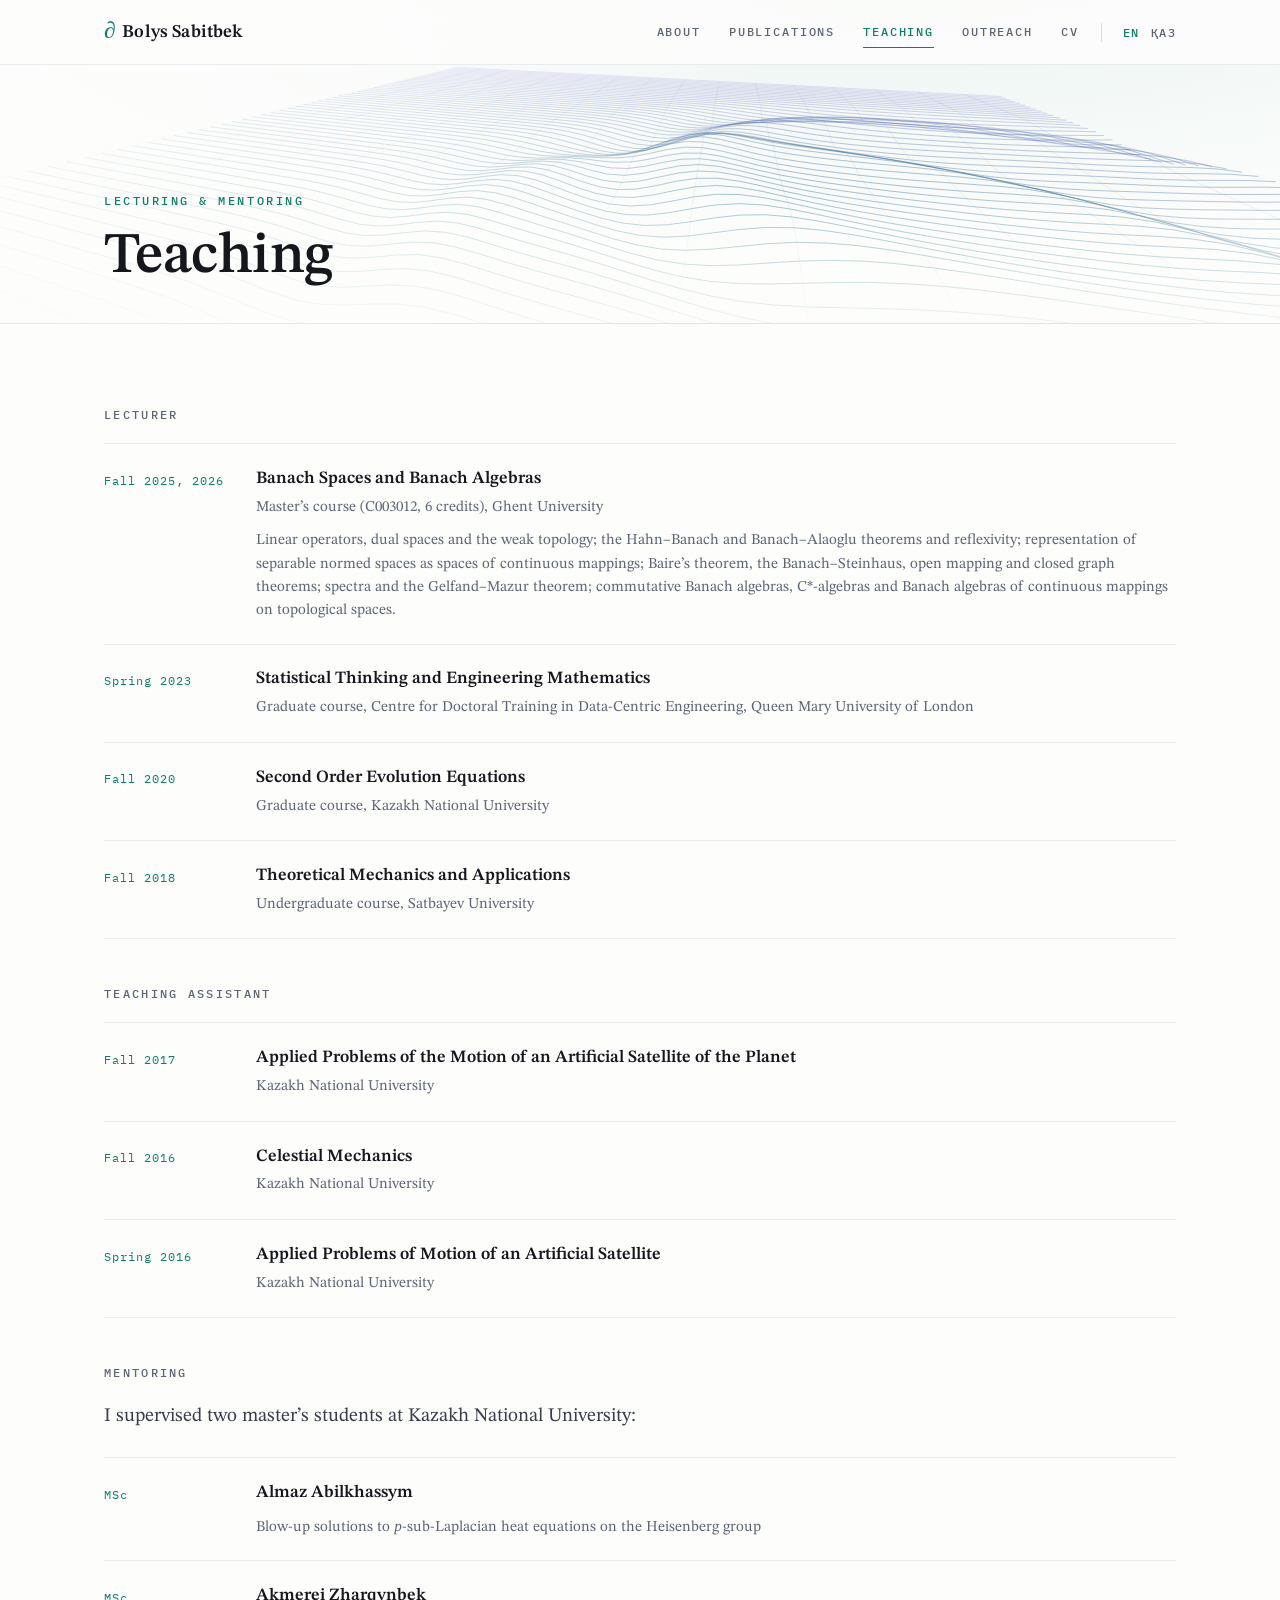
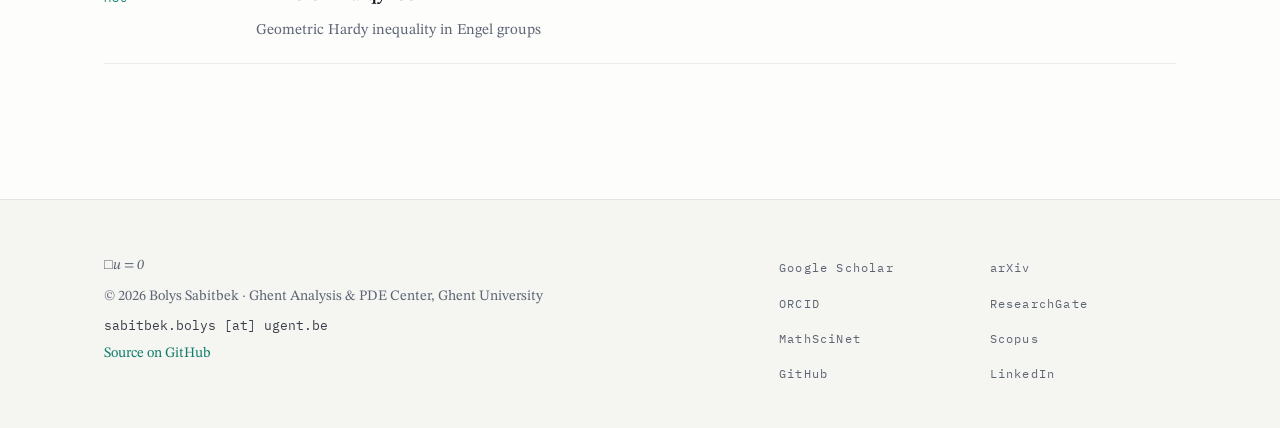
<file: teaching.html>
<!DOCTYPE html>
<html lang="en">
<head>
  <meta charset="utf-8">
  <meta name="viewport" content="width=device-width, initial-scale=1">
  <meta name="color-scheme" content="only light">
  <meta name="theme-color" content="#fdfdfc">
  <title>Teaching — Bolys Sabitbek</title>
  <meta name="description" content="Teaching and mentoring by Bolys Sabitbek: lecturing at Queen Mary University of London, Kazakh National University, and Satbayev University.">
  <link rel="canonical" href="https://sabitbekbolys.github.io/teaching.html">
  <link rel="alternate" hreflang="en" href="https://sabitbekbolys.github.io/teaching.html">
  <link rel="alternate" hreflang="kk" href="https://sabitbekbolys.github.io/kk/teaching.html">
  <link rel="alternate" hreflang="x-default" href="https://sabitbekbolys.github.io/teaching.html">
  <link rel="icon" type="image/svg+xml" href="assets/favicon.svg">
  <link rel="preconnect" href="https://fonts.googleapis.com">
  <link rel="preconnect" href="https://fonts.gstatic.com" crossorigin>
  <link rel="stylesheet" href="https://fonts.googleapis.com/css2?family=STIX+Two+Text:ital,wght@0,400..700;1,400..700&amp;family=IBM+Plex+Mono:wght@400;500&amp;display=swap">
  <link rel="stylesheet" href="css/style.css">
  <!-- Structured data (schema.org) for search engines and AI tools -->
  <script type="application/ld+json">
  {
    "@context": "https://schema.org",
    "@graph": [
      {
        "@type": "WebPage",
        "@id": "https://sabitbekbolys.github.io/teaching.html",
        "url": "https://sabitbekbolys.github.io/teaching.html",
        "name": "Teaching — Bolys Sabitbek",
        "inLanguage": "en",
        "about": {
          "@id": "https://sabitbekbolys.github.io/#person"
        }
      },
      {
        "@type": "Person",
        "@id": "https://sabitbekbolys.github.io/#person",
        "name": "Bolys Sabitbek",
        "alternateName": [
          "Sabitbek Bolys",
          "B. Sabitbek",
          "Болыс Сәбитбек"
        ],
        "url": "https://sabitbekbolys.github.io/",
        "sameAs": [
          "https://orcid.org/0000-0002-4580-8084",
          "https://scholar.google.com/citations?user=mEzFxvAAAAAJ"
        ]
      }
    ]
  }
  </script>
</head>
<body>

<header class="topbar">
  <div class="topbar-inner">
    <a class="brand" href="index.html"><span class="brand-mark">&#8706;</span>Bolys Sabitbek</a>
    <nav class="nav" id="site-nav" aria-label="Site navigation">
      <a href="index.html">About</a>
      <a href="publications.html">Publications</a>
      <a href="teaching.html" aria-current="page">Teaching</a>
      <a href="outreach.html">Outreach</a>
      <a href="cv.html">CV</a>
    </nav>
    <nav class="lang" aria-label="Language / Тіл">
      <span aria-current="true">EN</span>
      <a href="kk/teaching.html" lang="kk" hreflang="kk">ҚАЗ</a>
    </nav>
  </div>
</header>

<section class="banner" aria-label="Page header">
  <canvas id="wave" data-variant="banner" aria-hidden="true"></canvas>
  <div class="hero-content">
    <p class="eyebrow">Lecturing &amp; mentoring</p>
    <h1>Teaching</h1>
  </div>
</section>

<main>
  <section class="section">
    <div class="wrap">

      <p class="sub-label" id="lecturer">Lecturer</p>
      <ul class="timeline">

        <!-- ───────────────────────────────────────────────────────────
             ✏️  ADD NEW COURSE HERE
             Copy the template below, paste it right after this comment
             (newest first). Same template works in the "Teaching
             assistant" list further down.

             <li>
               <span class="when">Fall 2026</span>
               <div class="what">
                 <strong>Course Title</strong>
                 <span class="where">Graduate course, University Name</span>
               </div>
             </li>
             ─────────────────────────────────────────────────────────── -->
        <li>
          <span class="when">Fall 2025, 2026</span>
          <div class="what">
            <strong>Banach Spaces and Banach Algebras</strong>
            <span class="where">Master&rsquo;s course (C003012, 6 credits), Ghent University</span>
            <p>Linear operators, dual spaces and the weak topology; the
            Hahn&ndash;Banach and Banach&ndash;Alaoglu theorems and reflexivity;
            representation of separable normed spaces as spaces of continuous
            mappings; Baire&rsquo;s theorem, the Banach&ndash;Steinhaus, open
            mapping and closed graph theorems; spectra and the
            Gelfand&ndash;Mazur theorem; commutative Banach algebras,
            C*-algebras and Banach algebras of continuous mappings on
            topological spaces.</p>
          </div>
        </li>
        <li>
          <span class="when">Spring 2023</span>
          <div class="what">
            <strong>Statistical Thinking and Engineering Mathematics</strong>
            <span class="where">Graduate course, Centre for Doctoral Training in
            Data-Centric Engineering, Queen Mary University of London</span>
          </div>
        </li>
        <li>
          <span class="when">Fall 2020</span>
          <div class="what">
            <strong>Second Order Evolution Equations</strong>
            <span class="where">Graduate course, Kazakh National University</span>
          </div>
        </li>
        <li>
          <span class="when">Fall 2018</span>
          <div class="what">
            <strong>Theoretical Mechanics and Applications</strong>
            <span class="where">Undergraduate course, Satbayev University</span>
          </div>
        </li>
      </ul>

      <p class="sub-label" id="ta">Teaching assistant</p>
      <ul class="timeline">
        <li>
          <span class="when">Fall 2017</span>
          <div class="what">
            <strong>Applied Problems of the Motion of an Artificial Satellite of the Planet</strong>
            <span class="where">Kazakh National University</span>
          </div>
        </li>
        <li>
          <span class="when">Fall 2016</span>
          <div class="what">
            <strong>Celestial Mechanics</strong>
            <span class="where">Kazakh National University</span>
          </div>
        </li>
        <li>
          <span class="when">Spring 2016</span>
          <div class="what">
            <strong>Applied Problems of Motion of an Artificial Satellite</strong>
            <span class="where">Kazakh National University</span>
          </div>
        </li>
      </ul>

      <p class="sub-label" id="mentoring">Mentoring</p>
      <p class="lede">I supervised two master&rsquo;s students at Kazakh National University:</p>
      <ul class="timeline">
        <li>
          <span class="when">MSc</span>
          <div class="what">
            <strong>Almaz Abilkhassym</strong>
            <p>Blow-up solutions to <em>p</em>-sub-Laplacian heat equations on the Heisenberg group</p>
          </div>
        </li>
        <li>
          <span class="when">MSc</span>
          <div class="what">
            <strong>Akmerei Zharqynbek</strong>
            <p>Geometric Hardy inequality in Engel groups</p>
          </div>
        </li>
      </ul>

    </div>
  </section>
</main>

<footer class="footer">
  <div class="wrap footer-grid">
    <div>
      <p class="footer-eq">&#9633;u = 0</p>
      <p>&copy; 2026 Bolys Sabitbek &middot; Ghent Analysis &amp; PDE Center, Ghent University</p>
      <p class="email">sabitbek.bolys [at] ugent.be</p>
      <p><a href="https://github.com/sabitbekbolys/sabitbekbolys.github.io">Source on GitHub</a></p>
    </div>
    <ul class="footer-links" aria-label="Academic profiles">
      <li><a href="https://scholar.google.com/citations?user=mEzFxvAAAAAJ">Google Scholar</a></li>
      <li><a href="https://arxiv.org/a/sabitbek_b_1.html">arXiv</a></li>
      <li><a href="https://orcid.org/0000-0002-4580-8084">ORCID</a></li>
      <li><a href="https://www.researchgate.net/profile/Bolys-Sabitbek">ResearchGate</a></li>
      <li><a href="https://mathscinet.ams.org/mathscinet/MRAuthorID/1239340">MathSciNet</a></li>
      <li><a href="https://www.scopus.com/authid/detail.uri?authorId=57190934859">Scopus</a></li>
      <li><a href="https://github.com/sabitbekbolys">GitHub</a></li>
      <li><a href="https://www.linkedin.com/in/bolys-sabitbek-09938878/">LinkedIn</a></li>
    </ul>
  </div>
</footer>

<script src="js/wave.js"></script>
</body>
</html>
</file>
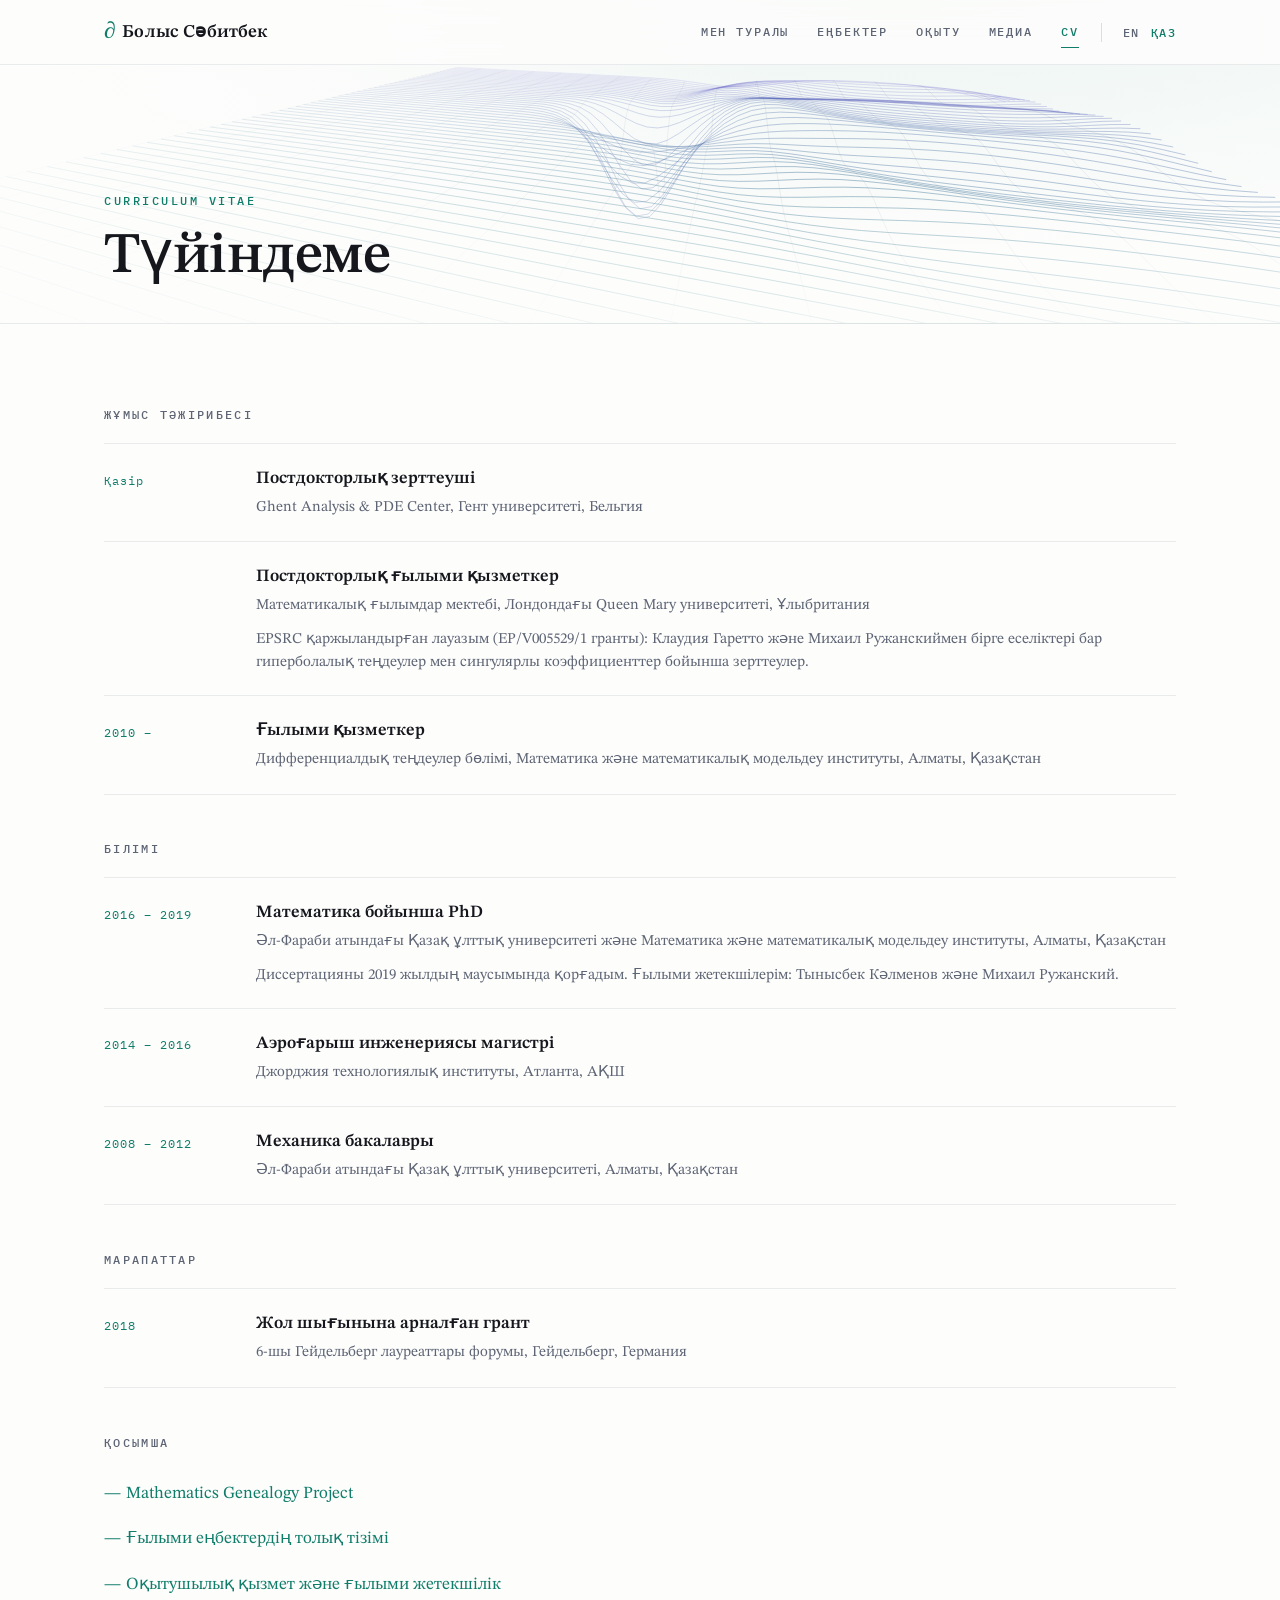
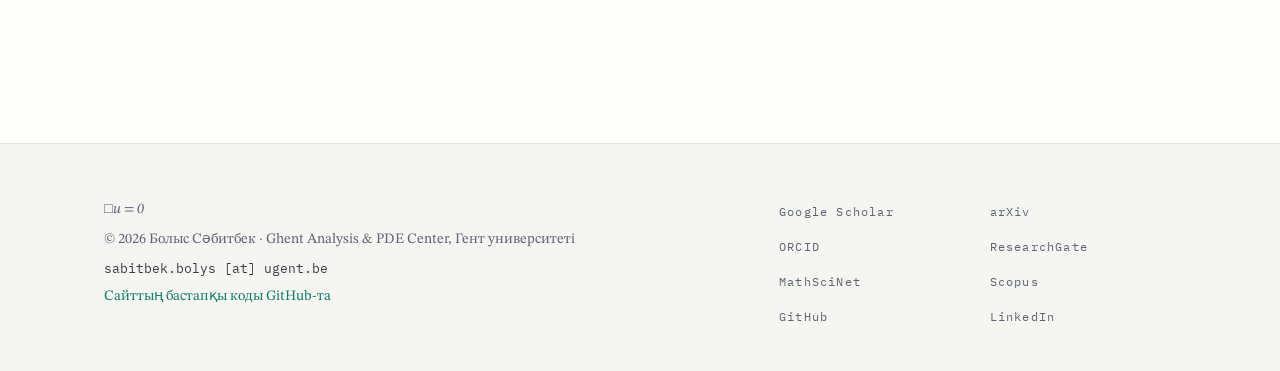
<file: kk/cv.html>
<!DOCTYPE html>
<html lang="kk">
<head>
  <meta charset="utf-8">
  <meta name="viewport" content="width=device-width, initial-scale=1">
  <meta name="color-scheme" content="only light">
  <meta name="theme-color" content="#fdfdfc">
  <title>Түйіндеме — Болыс Сәбитбек</title>
  <meta name="description" content="Болыс Сәбитбектің түйіндемесі: Гент университетіндегі және Лондондағы Queen Mary университетіндегі қызметі; математика бойынша PhD (2019); Джорджия технологиялық институтының аэроғарыш инженериясы магистрі.">
  <link rel="canonical" href="https://sabitbekbolys.github.io/kk/cv.html">
  <link rel="alternate" hreflang="en" href="https://sabitbekbolys.github.io/cv.html">
  <link rel="alternate" hreflang="kk" href="https://sabitbekbolys.github.io/kk/cv.html">
  <link rel="alternate" hreflang="x-default" href="https://sabitbekbolys.github.io/cv.html">
  <link rel="icon" type="image/svg+xml" href="../assets/favicon.svg">
  <link rel="preconnect" href="https://fonts.googleapis.com">
  <link rel="preconnect" href="https://fonts.gstatic.com" crossorigin>
  <link rel="stylesheet" href="https://fonts.googleapis.com/css2?family=STIX+Two+Text:ital,wght@0,400..700;1,400..700&amp;family=IBM+Plex+Mono:wght@400;500&amp;display=swap">
  <link rel="stylesheet" href="../css/style.css">
  <!-- Structured data (schema.org) for search engines and AI tools -->
  <script type="application/ld+json">
  {
    "@context": "https://schema.org",
    "@graph": [
      {
        "@type": "WebPage",
        "@id": "https://sabitbekbolys.github.io/kk/cv.html",
        "url": "https://sabitbekbolys.github.io/kk/cv.html",
        "name": "Түйіндеме — Болыс Сәбитбек",
        "inLanguage": "kk",
        "about": {
          "@id": "https://sabitbekbolys.github.io/#person"
        }
      },
      {
        "@type": "Person",
        "@id": "https://sabitbekbolys.github.io/#person",
        "name": "Bolys Sabitbek",
        "alternateName": [
          "Sabitbek Bolys",
          "B. Sabitbek",
          "Болыс Сәбитбек"
        ],
        "url": "https://sabitbekbolys.github.io/",
        "sameAs": [
          "https://orcid.org/0000-0002-4580-8084",
          "https://scholar.google.com/citations?user=mEzFxvAAAAAJ"
        ]
      }
    ]
  }
  </script>
</head>
<body>

<header class="topbar">
  <div class="topbar-inner">
    <a class="brand" href="index.html"><span class="brand-mark">&#8706;</span>Болыс Сәбитбек</a>
    <nav class="nav" id="site-nav" aria-label="Сайт мәзірі">
      <a href="index.html">Мен туралы</a>
      <a href="publications.html">Еңбектер</a>
      <a href="teaching.html">Оқыту</a>
      <a href="outreach.html">Медиа</a>
      <a href="cv.html" aria-current="page">CV</a>
    </nav>
    <nav class="lang" aria-label="Тіл / Language">
      <a href="../cv.html" lang="en" hreflang="en">EN</a>
      <span aria-current="true">ҚАЗ</span>
    </nav>
  </div>
</header>

<section class="banner" aria-label="Бет тақырыбы">
  <canvas id="wave" data-variant="banner" aria-hidden="true"></canvas>
  <div class="hero-content">
    <p class="eyebrow">Curriculum vitae</p>
    <h1>Түйіндеме</h1>
  </div>
</section>

<main>
  <section class="section">
    <div class="wrap">

      <!-- PDF түйіндеме ұсыну үшін: файлды assets/cv.pdf деп салып,
           төмендегі сілтеменің түсініктеме белгілерін алып тастаңыз. -->
      <!--
      <p class="more-link"><a href="../assets/cv.pdf">Түйіндемені жүктеу (PDF)</a></p>
      -->

      <p class="sub-label" id="positions">Жұмыс тәжірибесі</p>
      <ul class="timeline">

        <!-- ✏️  ЛАУАЗЫМ ҚОСУ: төмендегі <li> … </li> блоктарының бірін
             көшіріп, тізімнің басына қойыңыз (ең жаңасы бірінші).
             Ағылшынша нұсқасы — ../cv.html. -->
        <li>
          <span class="when">Қазір</span>
          <div class="what">
            <strong>Постдокторлық зерттеуші</strong>
            <span class="where">Ghent Analysis &amp; PDE Center, Гент университеті, Бельгия</span>
          </div>
        </li>
        <li>
          <span class="when"></span>
          <div class="what">
            <strong>Постдокторлық ғылыми қызметкер</strong>
            <span class="where">Математикалық ғылымдар мектебі, Лондондағы Queen
            Mary университеті, Ұлыбритания</span>
            <p>EPSRC қаржыландырған лауазым (EP/V005529/1 гранты): Клаудия
            Гаретто және Михаил Ружанскиймен бірге еселіктері бар гиперболалық
            теңдеулер мен сингулярлы коэффициенттер бойынша зерттеулер.</p>
          </div>
        </li>
        <li>
          <span class="when">2010 &ndash;</span>
          <div class="what">
            <strong>Ғылыми қызметкер</strong>
            <span class="where">Дифференциалдық теңдеулер бөлімі, Математика
            және математикалық модельдеу институты, Алматы, Қазақстан</span>
          </div>
        </li>
      </ul>

      <p class="sub-label" id="education">Білімі</p>
      <ul class="timeline">
        <li>
          <span class="when">2016 &ndash; 2019</span>
          <div class="what">
            <strong>Математика бойынша PhD</strong>
            <span class="where">Әл-Фараби атындағы Қазақ ұлттық университеті
            және Математика және математикалық модельдеу институты, Алматы,
            Қазақстан</span>
            <p>Диссертацияны 2019 жылдың маусымында қорғадым. Ғылыми
            жетекшілерім: Тынысбек Кәлменов және Михаил Ружанский.</p>
          </div>
        </li>
        <li>
          <span class="when">2014 &ndash; 2016</span>
          <div class="what">
            <strong>Аэроғарыш инженериясы магистрі</strong>
            <span class="where">Джорджия технологиялық институты, Атланта, АҚШ</span>
          </div>
        </li>
        <li>
          <span class="when">2008 &ndash; 2012</span>
          <div class="what">
            <strong>Механика бакалавры</strong>
            <span class="where">Әл-Фараби атындағы Қазақ ұлттық университеті,
            Алматы, Қазақстан</span>
          </div>
        </li>
      </ul>

      <p class="sub-label" id="awards">Марапаттар</p>
      <ul class="timeline">
        <li>
          <span class="when">2018</span>
          <div class="what">
            <strong>Жол шығынына арналған грант</strong>
            <span class="where">6-шы Гейдельберг лауреаттары форумы,
            Гейдельберг, Германия</span>
          </div>
        </li>
      </ul>

      <p class="sub-label" id="links">Қосымша</p>
      <ul class="plain-list">
        <li><a href="https://www.mathgenealogy.org/id.php?id=249536">Mathematics Genealogy Project</a></li>
        <li><a href="publications.html">Ғылыми еңбектердің толық тізімі</a></li>
        <li><a href="teaching.html">Оқытушылық қызмет және ғылыми жетекшілік</a></li>
      </ul>

    </div>
  </section>
</main>

<footer class="footer">
  <div class="wrap footer-grid">
    <div>
      <p class="footer-eq">&#9633;u = 0</p>
      <p>&copy; 2026 Болыс Сәбитбек &middot; Ghent Analysis &amp; PDE Center, Гент университеті</p>
      <p class="email">sabitbek.bolys [at] ugent.be</p>
      <p><a href="https://github.com/sabitbekbolys/sabitbekbolys.github.io">Сайттың бастапқы коды GitHub-та</a></p>
    </div>
    <ul class="footer-links" aria-label="Ғылыми профильдер">
      <li><a href="https://scholar.google.com/citations?user=mEzFxvAAAAAJ">Google Scholar</a></li>
      <li><a href="https://arxiv.org/a/sabitbek_b_1.html">arXiv</a></li>
      <li><a href="https://orcid.org/0000-0002-4580-8084">ORCID</a></li>
      <li><a href="https://www.researchgate.net/profile/Bolys-Sabitbek">ResearchGate</a></li>
      <li><a href="https://mathscinet.ams.org/mathscinet/MRAuthorID/1239340">MathSciNet</a></li>
      <li><a href="https://www.scopus.com/authid/detail.uri?authorId=57190934859">Scopus</a></li>
      <li><a href="https://github.com/sabitbekbolys">GitHub</a></li>
      <li><a href="https://www.linkedin.com/in/bolys-sabitbek-09938878/">LinkedIn</a></li>
    </ul>
  </div>
</footer>

<script src="../js/wave.js"></script>
</body>
</html>
</file>
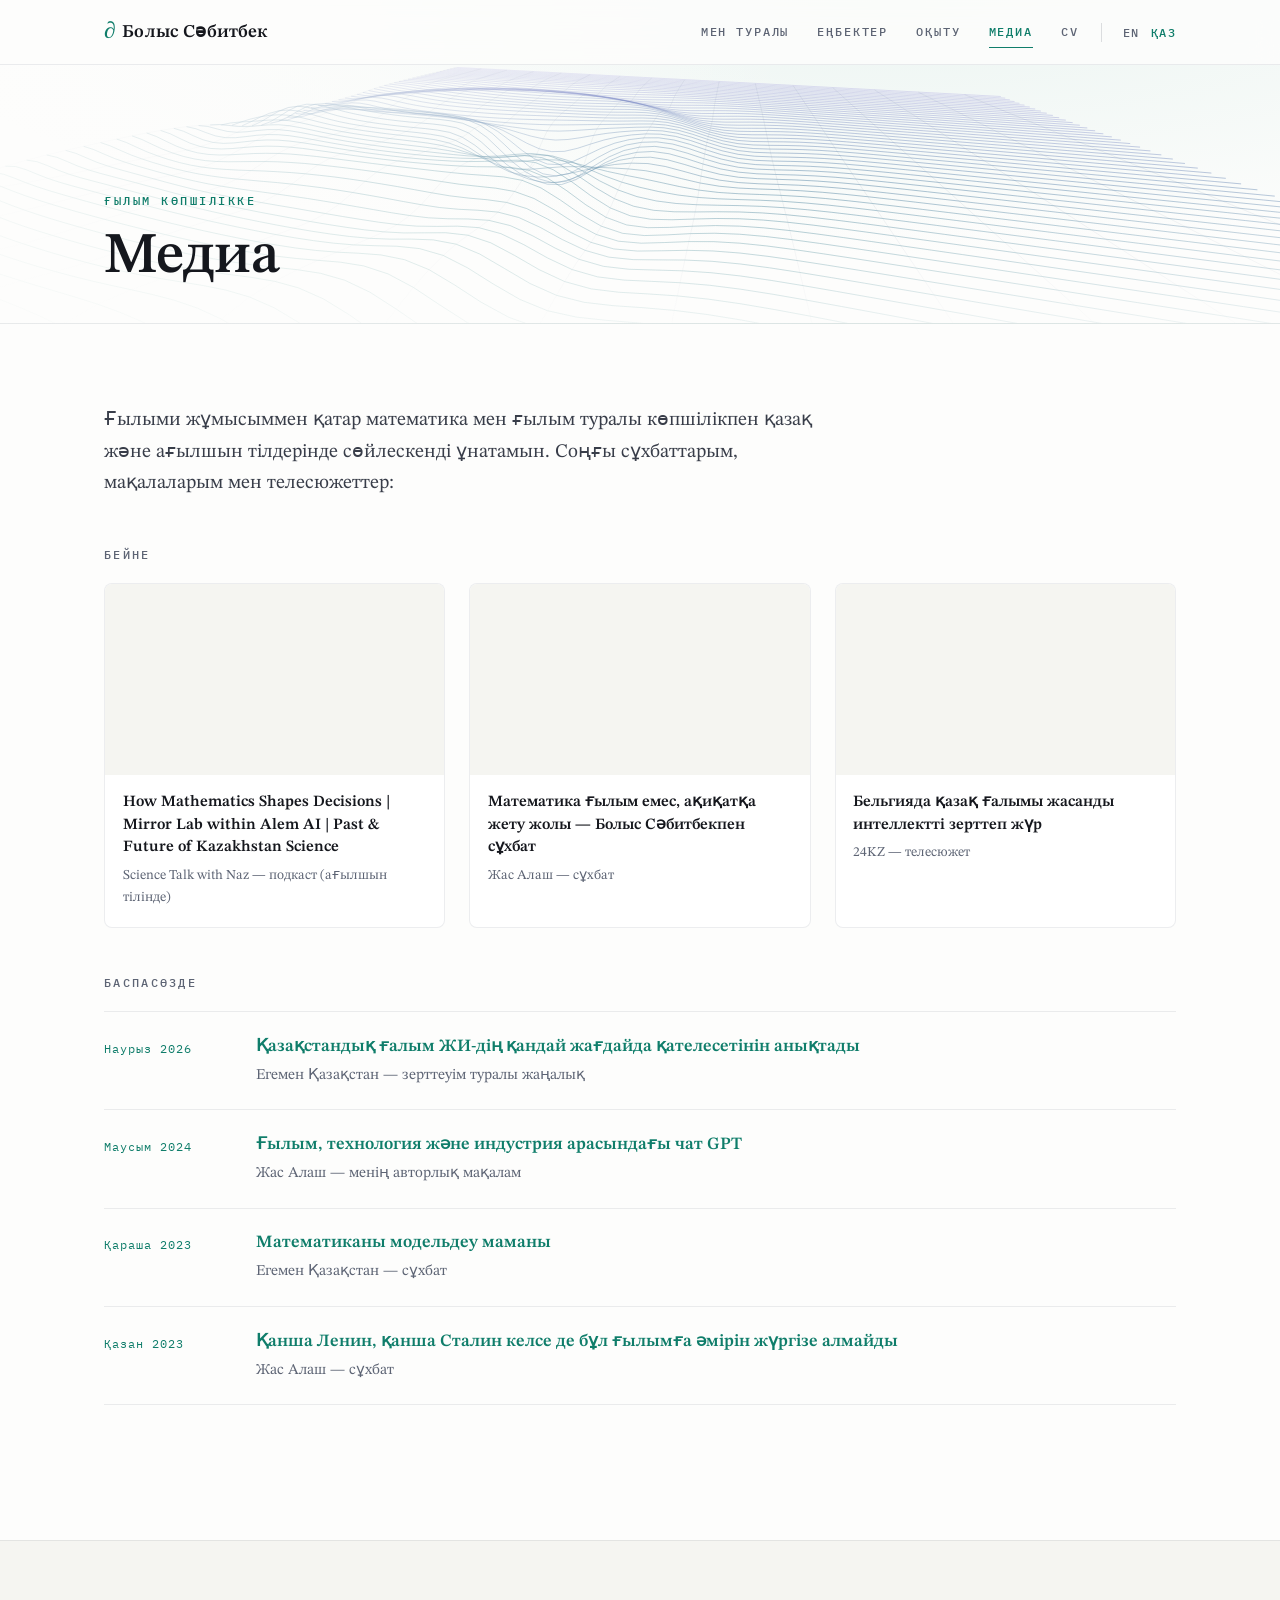
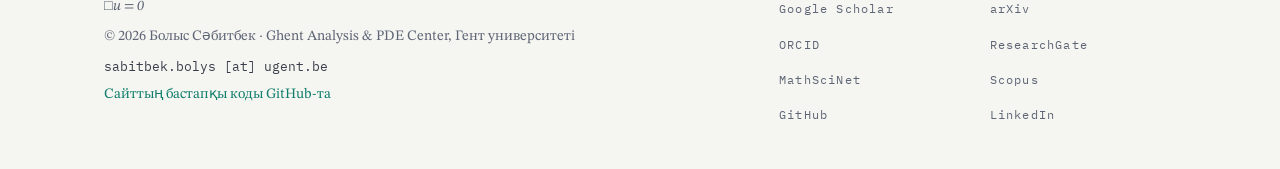
<file: kk/outreach.html>
<!DOCTYPE html>
<html lang="kk">
<head>
  <meta charset="utf-8">
  <meta name="viewport" content="width=device-width, initial-scale=1">
  <meta name="color-scheme" content="only light">
  <meta name="theme-color" content="#fdfdfc">
  <title>Медиа — Болыс Сәбитбек</title>
  <meta name="description" content="Болыс Сәбитбектің математика, ғылым және жасанды интеллект туралы сұхбаттары, мақалалары, подкасттары мен телесюжеттері.">
  <link rel="canonical" href="https://sabitbekbolys.github.io/kk/outreach.html">
  <link rel="alternate" hreflang="en" href="https://sabitbekbolys.github.io/outreach.html">
  <link rel="alternate" hreflang="kk" href="https://sabitbekbolys.github.io/kk/outreach.html">
  <link rel="alternate" hreflang="x-default" href="https://sabitbekbolys.github.io/outreach.html">
  <link rel="icon" type="image/svg+xml" href="../assets/favicon.svg">
  <link rel="preconnect" href="https://fonts.googleapis.com">
  <link rel="preconnect" href="https://fonts.gstatic.com" crossorigin>
  <link rel="stylesheet" href="https://fonts.googleapis.com/css2?family=STIX+Two+Text:ital,wght@0,400..700;1,400..700&amp;family=IBM+Plex+Mono:wght@400;500&amp;display=swap">
  <link rel="stylesheet" href="../css/style.css">
  <!-- Structured data (schema.org) for search engines and AI tools -->
  <script type="application/ld+json">
  {
    "@context": "https://schema.org",
    "@graph": [
      {
        "@type": "CollectionPage",
        "@id": "https://sabitbekbolys.github.io/kk/outreach.html",
        "url": "https://sabitbekbolys.github.io/kk/outreach.html",
        "name": "Медиа — Болыс Сәбитбек",
        "inLanguage": "kk",
        "about": {
          "@id": "https://sabitbekbolys.github.io/#person"
        }
      },
      {
        "@type": "Person",
        "@id": "https://sabitbekbolys.github.io/#person",
        "name": "Bolys Sabitbek",
        "alternateName": [
          "Sabitbek Bolys",
          "B. Sabitbek",
          "Болыс Сәбитбек"
        ],
        "url": "https://sabitbekbolys.github.io/",
        "sameAs": [
          "https://orcid.org/0000-0002-4580-8084",
          "https://scholar.google.com/citations?user=mEzFxvAAAAAJ"
        ]
      },
      {
        "@type": "NewsArticle",
        "headline": "Қазақстандық ғалым ЖИ-дің қандай жағдайда қателесетінін анықтады",
        "url": "https://egemen.kz/news/article408028-qazaqstandyq-ghalym-zhi-dinh-qanday-dgaghdayda-qatelesetinin-anyqtady",
        "alternativeHeadline": "AI makes mistakes",
        "datePublished": "2026-03",
        "inLanguage": "kk",
        "publisher": {
          "@type": "NewsMediaOrganization",
          "name": "Egemen Qazaqstan"
        },
        "about": {
          "@id": "https://sabitbekbolys.github.io/#person"
        }
      },
      {
        "@type": "OpinionNewsArticle",
        "headline": "Ғылым, технология және индустрия арасындағы чат GPT",
        "url": "https://zhasalash.kz/news/gilim-tehnologiya-zhane-industriya-arasindagi-chat-gpt-9d0ff6/",
        "alternativeHeadline": "ChatGPT between science, technology and industry",
        "datePublished": "2024-06",
        "inLanguage": "kk",
        "publisher": {
          "@type": "NewsMediaOrganization",
          "name": "Jas Alash"
        },
        "author": {
          "@id": "https://sabitbekbolys.github.io/#person"
        }
      },
      {
        "@type": "NewsArticle",
        "headline": "Математиканы модельдеу маманы",
        "url": "https://egemen.kz/news/article353196-matematikany-modeldeu-mamany",
        "alternativeHeadline": "A specialist in mathematical modelling",
        "datePublished": "2023-11",
        "inLanguage": "kk",
        "publisher": {
          "@type": "NewsMediaOrganization",
          "name": "Egemen Qazaqstan"
        },
        "about": {
          "@id": "https://sabitbekbolys.github.io/#person"
        }
      },
      {
        "@type": "NewsArticle",
        "headline": "Қанша Ленин, қанша Сталин келсе де бұл ғылымға әмірін жүргізе алмайды",
        "url": "https://zhasalash.kz/news/kansha-lenin-kansha-stalin-kelse-de-bul-gilimga-amrn-zhurgze-almaydi-a9da4f/",
        "alternativeHeadline": "However many Lenins and Stalins come, they cannot rule over this science",
        "datePublished": "2023-10",
        "inLanguage": "kk",
        "publisher": {
          "@type": "NewsMediaOrganization",
          "name": "Jas Alash"
        },
        "about": {
          "@id": "https://sabitbekbolys.github.io/#person"
        }
      }
    ]
  }
  </script>
</head>
<body>

<header class="topbar">
  <div class="topbar-inner">
    <a class="brand" href="index.html"><span class="brand-mark">&#8706;</span>Болыс Сәбитбек</a>
    <nav class="nav" id="site-nav" aria-label="Сайт мәзірі">
      <a href="index.html">Мен туралы</a>
      <a href="publications.html">Еңбектер</a>
      <a href="teaching.html">Оқыту</a>
      <a href="outreach.html" aria-current="page">Медиа</a>
      <a href="cv.html">CV</a>
    </nav>
    <nav class="lang" aria-label="Тіл / Language">
      <a href="../outreach.html" lang="en" hreflang="en">EN</a>
      <span aria-current="true">ҚАЗ</span>
    </nav>
  </div>
</header>

<section class="banner" aria-label="Бет тақырыбы">
  <canvas id="wave" data-variant="banner" aria-hidden="true"></canvas>
  <div class="hero-content">
    <p class="eyebrow">Ғылым көпшілікке</p>
    <h1>Медиа</h1>
  </div>
</section>

<main>
  <section class="section">
    <div class="wrap">
      <p class="lede">Ғылыми жұмысыммен қатар математика мен ғылым туралы
      көпшілікпен қазақ және ағылшын тілдерінде сөйлескенді ұнатамын. Соңғы
      сұхбаттарым, мақалаларым мен телесюжеттер:</p>

      <p class="sub-label" id="media">Бейне</p>

      <ul class="videos">

        <!-- ✏️  БЕЙНЕ ҚОСУ: төмендегі <li> … </li> блоктарының бірін
             көшіріп, тізімнің басына қойыңыз да, YouTube сілтемесіндегі
             ID-ді (v= кейінгі бөлігін) және атауын ауыстырыңыз.
             Ағылшынша нұсқасы — ../outreach.html. -->
        <li>
          <div class="video-frame">
            <iframe src="https://www.youtube-nocookie.com/embed/74OWLvqVGKs"
                    title="How Mathematics Shapes Decisions — Science Talk with Naz"
                    loading="lazy"
                    allow="accelerometer; autoplay; clipboard-write; encrypted-media; gyroscope; picture-in-picture; web-share"
                    referrerpolicy="strict-origin-when-cross-origin"
                    allowfullscreen></iframe>
          </div>
          <div class="video-title">How Mathematics Shapes Decisions | Mirror Lab within Alem AI | Past &amp; Future of Kazakhstan Science</div>
          <div class="video-meta">Science Talk with Naz &mdash; подкаст (ағылшын тілінде)</div>
        </li>
        <li>
          <div class="video-frame">
            <iframe src="https://www.youtube-nocookie.com/embed/duFuWKEIFuM"
                    title="Математика ғылым емес, ақиқатқа жету жолы — Жас Алаш"
                    loading="lazy"
                    allow="accelerometer; autoplay; clipboard-write; encrypted-media; gyroscope; picture-in-picture; web-share"
                    referrerpolicy="strict-origin-when-cross-origin"
                    allowfullscreen></iframe>
          </div>
          <div class="video-title">Математика ғылым емес, ақиқатқа жету жолы &mdash; Болыс Сәбитбекпен сұхбат</div>
          <div class="video-meta">Жас Алаш &mdash; сұхбат</div>
        </li>
        <li>
          <div class="video-frame">
            <iframe src="https://www.youtube-nocookie.com/embed/S-SW1tK35mw"
                    title="Бельгияда қазақ ғалымы жасанды интеллектті зерттеп жүр — 24KZ"
                    loading="lazy"
                    allow="accelerometer; autoplay; clipboard-write; encrypted-media; gyroscope; picture-in-picture; web-share"
                    referrerpolicy="strict-origin-when-cross-origin"
                    allowfullscreen></iframe>
          </div>
          <div class="video-title">Бельгияда қазақ ғалымы жасанды интеллектті зерттеп жүр</div>
          <div class="video-meta">24KZ &mdash; телесюжет</div>
        </li>
      </ul>

      <p class="sub-label" id="press">Баспасөзде</p>
      <ul class="timeline">

        <!-- ✏️  МАҚАЛА ҚОСУ: төмендегі <li> … </li> блоктарының бірін
             көшіріп, тізімнің басына қойыңыз да, күнін, сілтемесін,
             тақырыбын және басылым атауын өзгертіңіз.
             Ағылшынша нұсқасы — ../outreach.html. -->
        <li>
          <span class="when">Наурыз 2026</span>
          <div class="what">
            <strong><a href="https://egemen.kz/news/article408028-qazaqstandyq-ghalym-zhi-dinh-qanday-dgaghdayda-qatelesetinin-anyqtady">Қазақстандық ғалым ЖИ-дің қандай жағдайда қателесетінін анықтады</a></strong>
            <span class="where">Егемен Қазақстан &mdash; зерттеуім туралы жаңалық</span>
          </div>
        </li>
        <li>
          <span class="when">Маусым 2024</span>
          <div class="what">
            <strong><a href="https://zhasalash.kz/news/gilim-tehnologiya-zhane-industriya-arasindagi-chat-gpt-9d0ff6/">Ғылым, технология және индустрия арасындағы чат GPT</a></strong>
            <span class="where">Жас Алаш &mdash; менің авторлық мақалам</span>
          </div>
        </li>
        <li>
          <span class="when">Қараша 2023</span>
          <div class="what">
            <strong><a href="https://egemen.kz/news/article353196-matematikany-modeldeu-mamany">Математиканы модельдеу маманы</a></strong>
            <span class="where">Егемен Қазақстан &mdash; сұхбат</span>
          </div>
        </li>
        <li>
          <span class="when">Қазан 2023</span>
          <div class="what">
            <strong><a href="https://zhasalash.kz/news/kansha-lenin-kansha-stalin-kelse-de-bul-gilimga-amrn-zhurgze-almaydi-a9da4f/">Қанша Ленин, қанша Сталин келсе де бұл ғылымға әмірін жүргізе алмайды</a></strong>
            <span class="where">Жас Алаш &mdash; сұхбат</span>
          </div>
        </li>
      </ul>
    </div>
  </section>
</main>

<footer class="footer">
  <div class="wrap footer-grid">
    <div>
      <p class="footer-eq">&#9633;u = 0</p>
      <p>&copy; 2026 Болыс Сәбитбек &middot; Ghent Analysis &amp; PDE Center, Гент университеті</p>
      <p class="email">sabitbek.bolys [at] ugent.be</p>
      <p><a href="https://github.com/sabitbekbolys/sabitbekbolys.github.io">Сайттың бастапқы коды GitHub-та</a></p>
    </div>
    <ul class="footer-links" aria-label="Ғылыми профильдер">
      <li><a href="https://scholar.google.com/citations?user=mEzFxvAAAAAJ">Google Scholar</a></li>
      <li><a href="https://arxiv.org/a/sabitbek_b_1.html">arXiv</a></li>
      <li><a href="https://orcid.org/0000-0002-4580-8084">ORCID</a></li>
      <li><a href="https://www.researchgate.net/profile/Bolys-Sabitbek">ResearchGate</a></li>
      <li><a href="https://mathscinet.ams.org/mathscinet/MRAuthorID/1239340">MathSciNet</a></li>
      <li><a href="https://www.scopus.com/authid/detail.uri?authorId=57190934859">Scopus</a></li>
      <li><a href="https://github.com/sabitbekbolys">GitHub</a></li>
      <li><a href="https://www.linkedin.com/in/bolys-sabitbek-09938878/">LinkedIn</a></li>
    </ul>
  </div>
</footer>

<script src="../js/wave.js"></script>
</body>
</html>
</file>
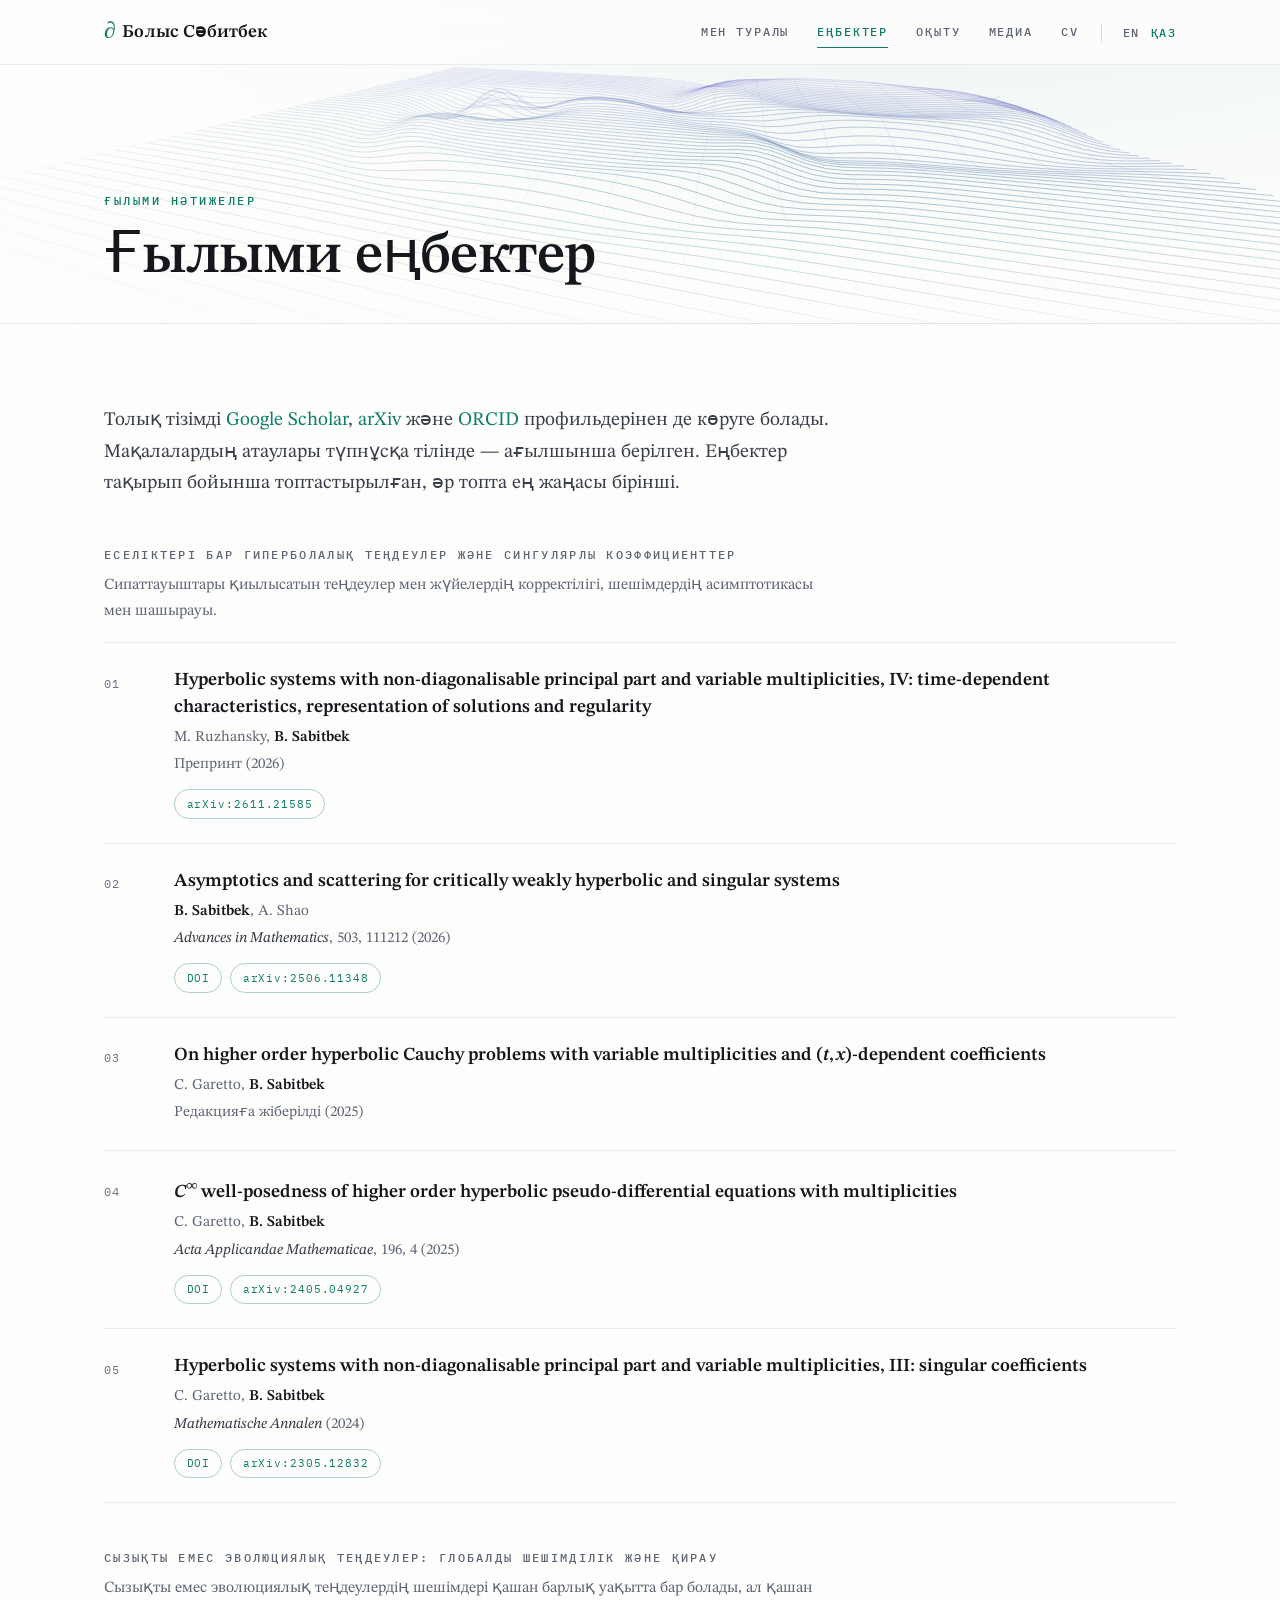
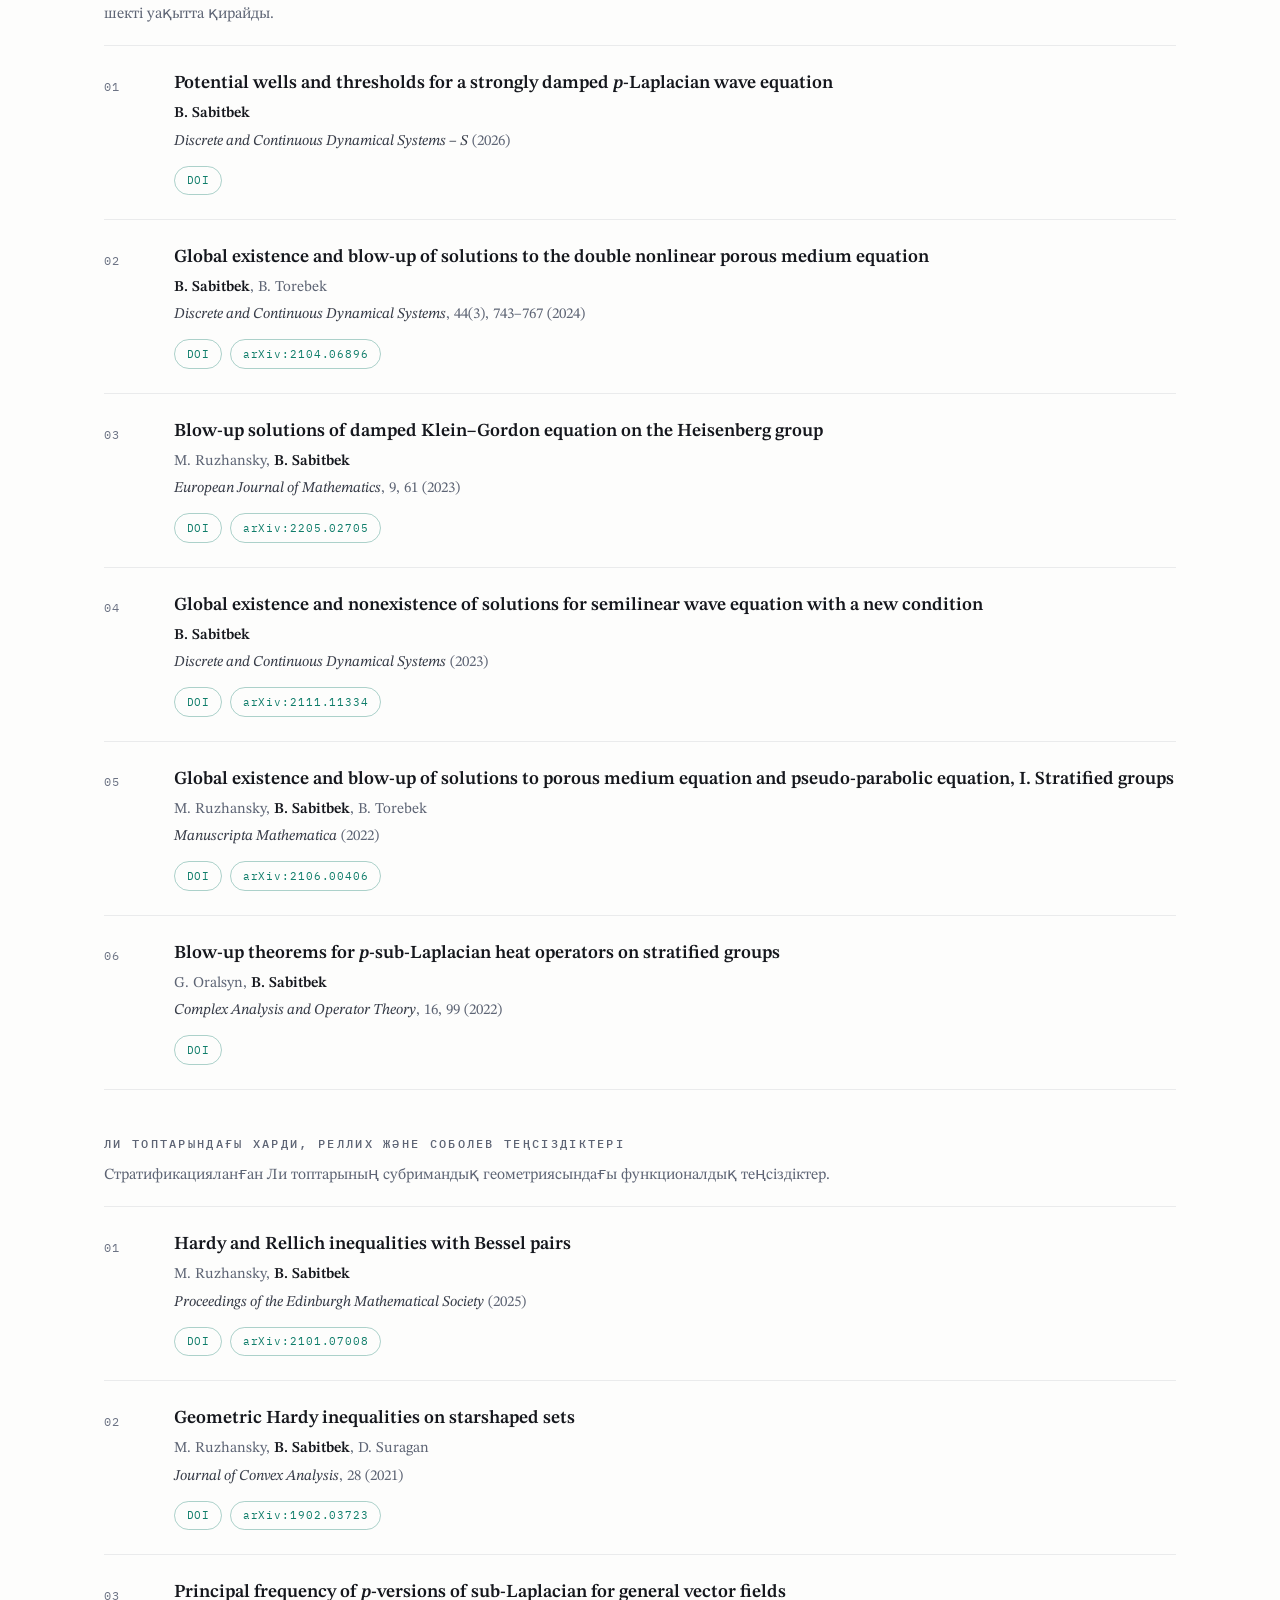
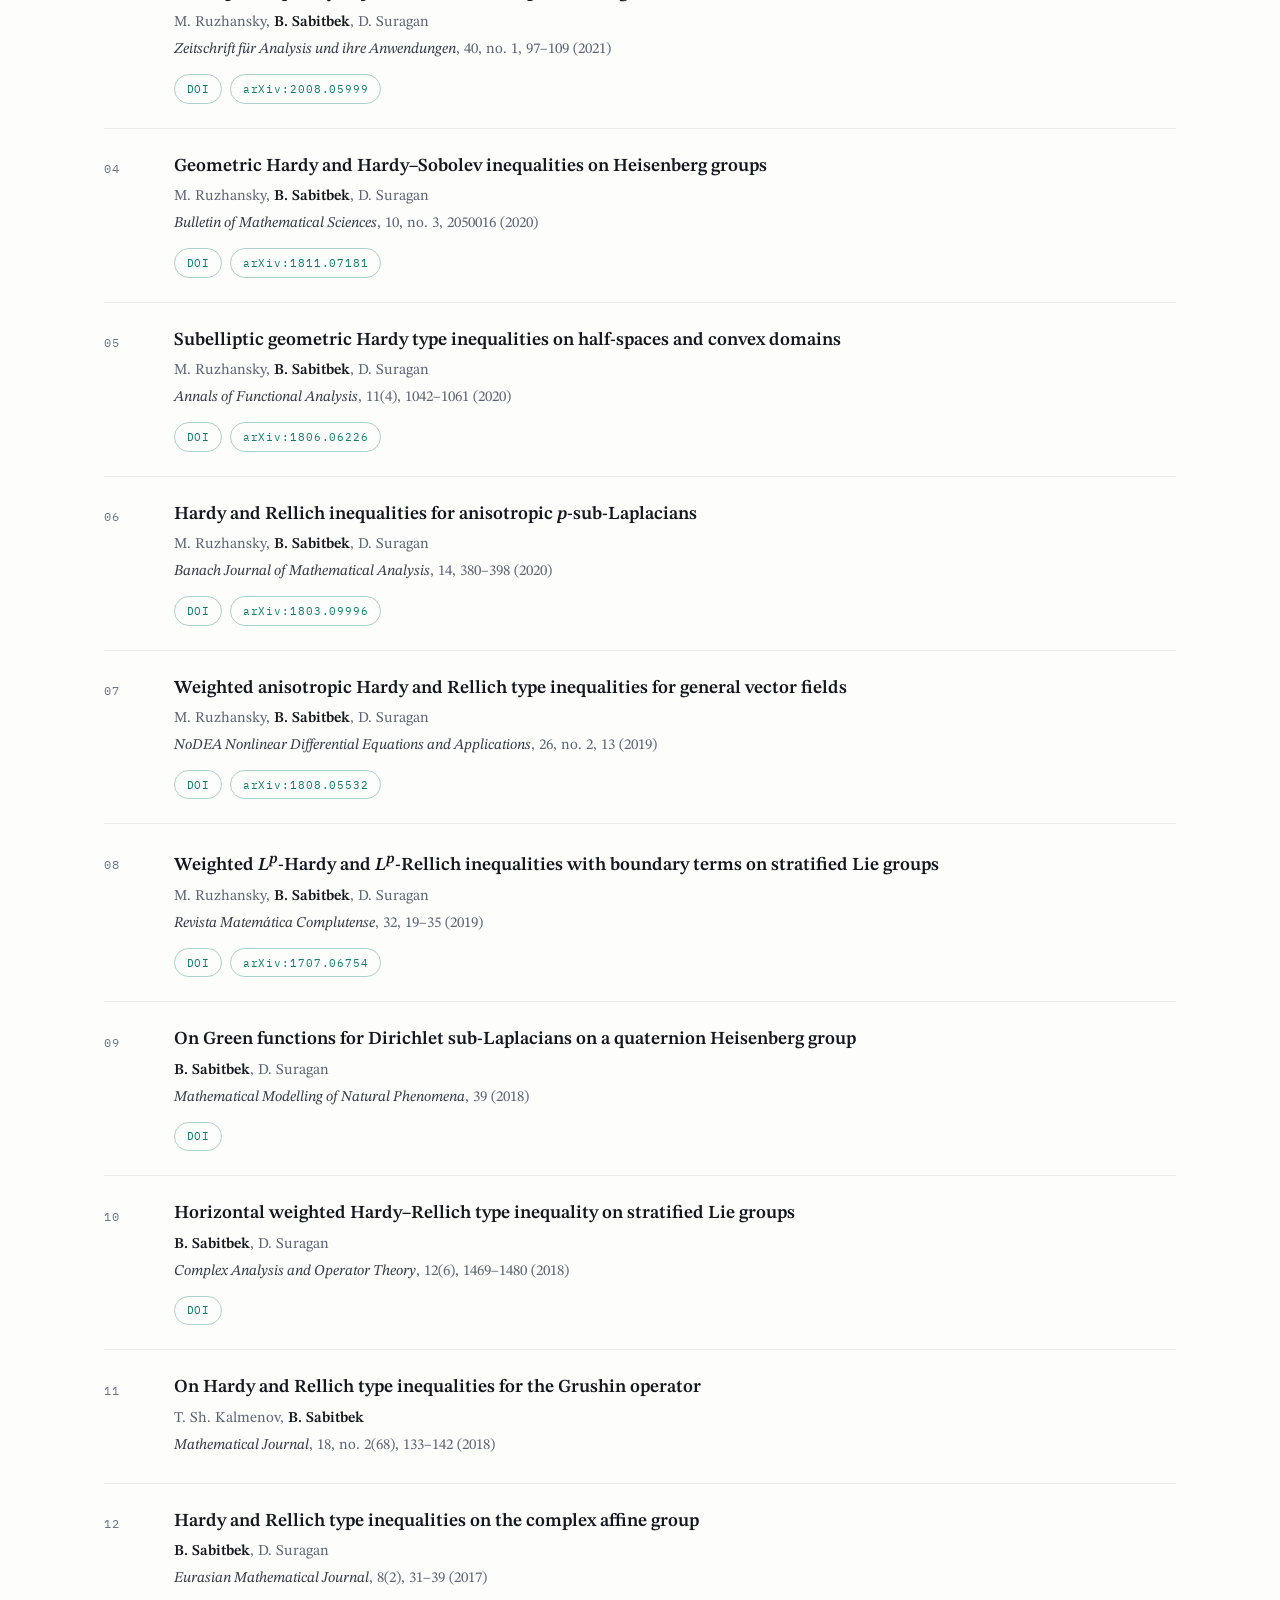
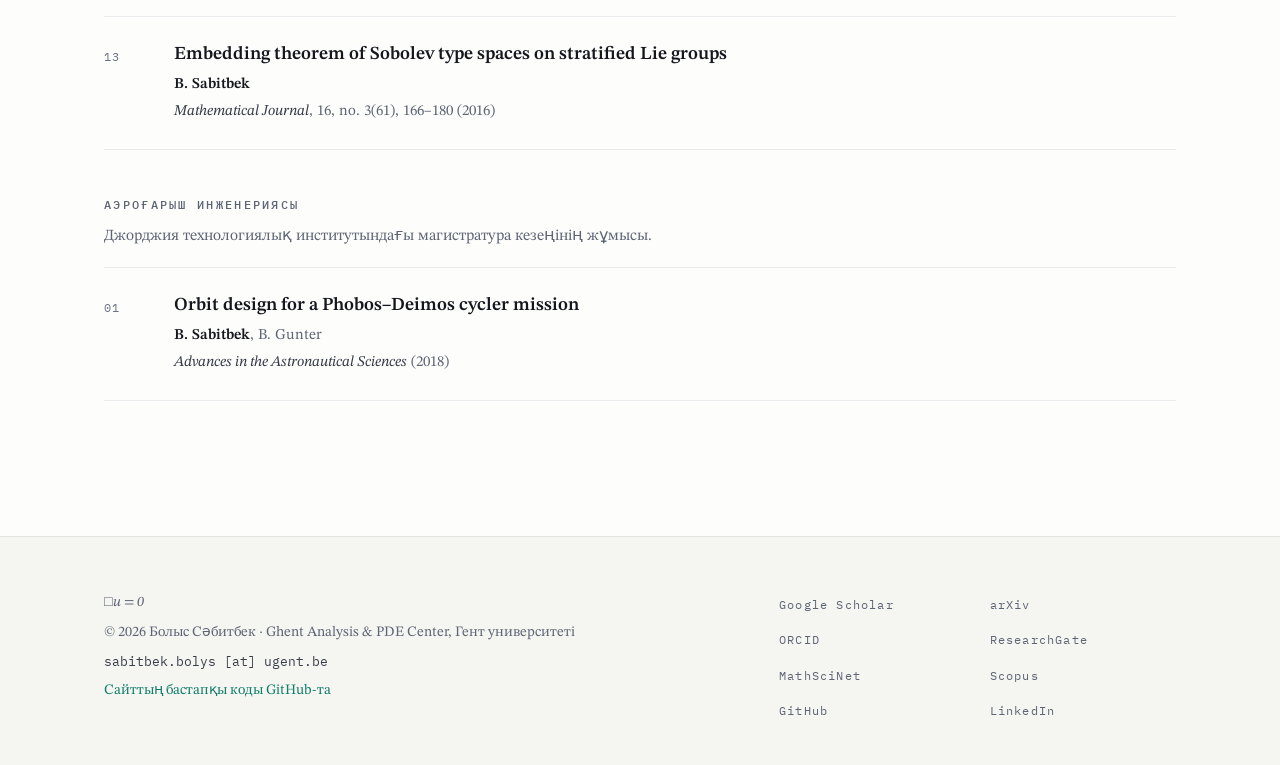
<file: kk/publications.html>
<!DOCTYPE html>
<html lang="kk">
<head>
  <meta charset="utf-8">
  <meta name="viewport" content="width=device-width, initial-scale=1">
  <meta name="color-scheme" content="only light">
  <meta name="theme-color" content="#fdfdfc">
  <title>Ғылыми еңбектер — Болыс Сәбитбек</title>
  <meta name="description" content="Болыс Сәбитбектің ғылыми мақалалары мен препринттері: еселіктері бар гиперболалық теңдеулер, сингулярлы коэффициенттер, стратификацияланған Ли топтарындағы функционалдық теңсіздіктер, шешімдердің глобалды бар болуы және қирауы.">
  <link rel="canonical" href="https://sabitbekbolys.github.io/kk/publications.html">
  <link rel="alternate" hreflang="en" href="https://sabitbekbolys.github.io/publications.html">
  <link rel="alternate" hreflang="kk" href="https://sabitbekbolys.github.io/kk/publications.html">
  <link rel="alternate" hreflang="x-default" href="https://sabitbekbolys.github.io/publications.html">
  <link rel="icon" type="image/svg+xml" href="../assets/favicon.svg">
  <link rel="preconnect" href="https://fonts.googleapis.com">
  <link rel="preconnect" href="https://fonts.gstatic.com" crossorigin>
  <link rel="stylesheet" href="https://fonts.googleapis.com/css2?family=STIX+Two+Text:ital,wght@0,400..700;1,400..700&amp;family=IBM+Plex+Mono:wght@400;500&amp;display=swap">
  <link rel="stylesheet" href="../css/style.css">
  <!-- Structured data (schema.org) for search engines and AI tools -->
  <script type="application/ld+json">
  {
    "@context": "https://schema.org",
    "@graph": [
      {
        "@type": "CollectionPage",
        "@id": "https://sabitbekbolys.github.io/kk/publications.html",
        "url": "https://sabitbekbolys.github.io/kk/publications.html",
        "name": "Ғылыми еңбектер — Болыс Сәбитбек",
        "inLanguage": "kk",
        "about": {
          "@id": "https://sabitbekbolys.github.io/#person"
        }
      },
      {
        "@type": "Person",
        "@id": "https://sabitbekbolys.github.io/#person",
        "name": "Bolys Sabitbek",
        "alternateName": [
          "Sabitbek Bolys",
          "B. Sabitbek",
          "Болыс Сәбитбек"
        ],
        "url": "https://sabitbekbolys.github.io/",
        "sameAs": [
          "https://orcid.org/0000-0002-4580-8084",
          "https://scholar.google.com/citations?user=mEzFxvAAAAAJ"
        ]
      },
      {
        "@type": "ScholarlyArticle",
        "name": "Hyperbolic systems with non-diagonalisable principal part and variable multiplicities, IV: time-dependent characteristics, representation of solutions and regularity",
        "author": [
          {
            "@type": "Person",
            "name": "M. Ruzhansky"
          },
          {
            "@id": "https://sabitbekbolys.github.io/#person"
          }
        ],
        "dateCreated": "2026",
        "creativeWorkStatus": "Preprint",
        "url": "https://arxiv.org/abs/2611.21585",
        "identifier": [
          {
            "@type": "PropertyValue",
            "propertyID": "arXiv",
            "value": "2611.21585"
          }
        ]
      },
      {
        "@type": "ScholarlyArticle",
        "name": "Asymptotics and scattering for critically weakly hyperbolic and singular systems",
        "author": [
          {
            "@id": "https://sabitbekbolys.github.io/#person"
          },
          {
            "@type": "Person",
            "name": "A. Shao"
          }
        ],
        "isPartOf": {
          "@type": "Periodical",
          "name": "Advances in Mathematics"
        },
        "datePublished": "2026",
        "creativeWorkStatus": "Published",
        "url": "https://doi.org/10.1016/j.aim.2026.111212",
        "sameAs": [
          "https://arxiv.org/abs/2506.11348"
        ],
        "identifier": [
          {
            "@type": "PropertyValue",
            "propertyID": "DOI",
            "value": "10.1016/j.aim.2026.111212"
          },
          {
            "@type": "PropertyValue",
            "propertyID": "arXiv",
            "value": "2506.11348"
          }
        ]
      },
      {
        "@type": "ScholarlyArticle",
        "name": "On higher order hyperbolic Cauchy problems with variable multiplicities and (t, x)-dependent coefficients",
        "author": [
          {
            "@type": "Person",
            "name": "C. Garetto"
          },
          {
            "@id": "https://sabitbekbolys.github.io/#person"
          }
        ],
        "dateCreated": "2025",
        "creativeWorkStatus": "Submitted"
      },
      {
        "@type": "ScholarlyArticle",
        "name": "C^∞ well-posedness of higher order hyperbolic pseudo-differential equations with multiplicities",
        "author": [
          {
            "@type": "Person",
            "name": "C. Garetto"
          },
          {
            "@id": "https://sabitbekbolys.github.io/#person"
          }
        ],
        "isPartOf": {
          "@type": "Periodical",
          "name": "Acta Applicandae Mathematicae"
        },
        "datePublished": "2025",
        "creativeWorkStatus": "Published",
        "url": "https://doi.org/10.1007/s10440-025-00717-x",
        "sameAs": [
          "https://arxiv.org/abs/2405.04927"
        ],
        "identifier": [
          {
            "@type": "PropertyValue",
            "propertyID": "DOI",
            "value": "10.1007/s10440-025-00717-x"
          },
          {
            "@type": "PropertyValue",
            "propertyID": "arXiv",
            "value": "2405.04927"
          }
        ]
      },
      {
        "@type": "ScholarlyArticle",
        "name": "Hyperbolic systems with non-diagonalisable principal part and variable multiplicities, III: singular coefficients",
        "author": [
          {
            "@type": "Person",
            "name": "C. Garetto"
          },
          {
            "@id": "https://sabitbekbolys.github.io/#person"
          }
        ],
        "isPartOf": {
          "@type": "Periodical",
          "name": "Mathematische Annalen"
        },
        "datePublished": "2024",
        "creativeWorkStatus": "Published",
        "url": "https://doi.org/10.1007/s00208-023-02792-7",
        "sameAs": [
          "https://arxiv.org/abs/2305.12832"
        ],
        "identifier": [
          {
            "@type": "PropertyValue",
            "propertyID": "DOI",
            "value": "10.1007/s00208-023-02792-7"
          },
          {
            "@type": "PropertyValue",
            "propertyID": "arXiv",
            "value": "2305.12832"
          }
        ]
      },
      {
        "@type": "ScholarlyArticle",
        "name": "Potential wells and thresholds for a strongly damped p-Laplacian wave equation",
        "author": [
          {
            "@id": "https://sabitbekbolys.github.io/#person"
          }
        ],
        "isPartOf": {
          "@type": "Periodical",
          "name": "Discrete and Continuous Dynamical Systems – S"
        },
        "datePublished": "2026",
        "creativeWorkStatus": "Published",
        "url": "https://doi.org/10.3934/dcdss.2026106",
        "identifier": [
          {
            "@type": "PropertyValue",
            "propertyID": "DOI",
            "value": "10.3934/dcdss.2026106"
          }
        ]
      },
      {
        "@type": "ScholarlyArticle",
        "name": "Global existence and blow-up of solutions to the double nonlinear porous medium equation",
        "author": [
          {
            "@id": "https://sabitbekbolys.github.io/#person"
          },
          {
            "@type": "Person",
            "name": "B. Torebek"
          }
        ],
        "isPartOf": {
          "@type": "Periodical",
          "name": "Discrete and Continuous Dynamical Systems"
        },
        "datePublished": "2024",
        "creativeWorkStatus": "Published",
        "url": "https://doi.org/10.3934/dcds.2023124",
        "sameAs": [
          "https://arxiv.org/abs/2104.06896"
        ],
        "identifier": [
          {
            "@type": "PropertyValue",
            "propertyID": "DOI",
            "value": "10.3934/dcds.2023124"
          },
          {
            "@type": "PropertyValue",
            "propertyID": "arXiv",
            "value": "2104.06896"
          }
        ]
      },
      {
        "@type": "ScholarlyArticle",
        "name": "Blow-up solutions of damped Klein–Gordon equation on the Heisenberg group",
        "author": [
          {
            "@type": "Person",
            "name": "M. Ruzhansky"
          },
          {
            "@id": "https://sabitbekbolys.github.io/#person"
          }
        ],
        "isPartOf": {
          "@type": "Periodical",
          "name": "European Journal of Mathematics"
        },
        "datePublished": "2023",
        "creativeWorkStatus": "Published",
        "url": "https://doi.org/10.1007/s40879-023-00654-9",
        "sameAs": [
          "https://arxiv.org/abs/2205.02705"
        ],
        "identifier": [
          {
            "@type": "PropertyValue",
            "propertyID": "DOI",
            "value": "10.1007/s40879-023-00654-9"
          },
          {
            "@type": "PropertyValue",
            "propertyID": "arXiv",
            "value": "2205.02705"
          }
        ]
      },
      {
        "@type": "ScholarlyArticle",
        "name": "Global existence and nonexistence of solutions for semilinear wave equation with a new condition",
        "author": [
          {
            "@id": "https://sabitbekbolys.github.io/#person"
          }
        ],
        "isPartOf": {
          "@type": "Periodical",
          "name": "Discrete and Continuous Dynamical Systems"
        },
        "datePublished": "2023",
        "creativeWorkStatus": "Published",
        "url": "https://doi.org/10.3934/dcds.2023023",
        "sameAs": [
          "https://arxiv.org/abs/2111.11334"
        ],
        "identifier": [
          {
            "@type": "PropertyValue",
            "propertyID": "DOI",
            "value": "10.3934/dcds.2023023"
          },
          {
            "@type": "PropertyValue",
            "propertyID": "arXiv",
            "value": "2111.11334"
          }
        ]
      },
      {
        "@type": "ScholarlyArticle",
        "name": "Global existence and blow-up of solutions to porous medium equation and pseudo-parabolic equation, I. Stratified groups",
        "author": [
          {
            "@type": "Person",
            "name": "M. Ruzhansky"
          },
          {
            "@id": "https://sabitbekbolys.github.io/#person"
          },
          {
            "@type": "Person",
            "name": "B. Torebek"
          }
        ],
        "isPartOf": {
          "@type": "Periodical",
          "name": "Manuscripta Mathematica"
        },
        "datePublished": "2022",
        "creativeWorkStatus": "Published",
        "url": "https://doi.org/10.1007/s00229-022-01390-2",
        "sameAs": [
          "https://arxiv.org/abs/2106.00406"
        ],
        "identifier": [
          {
            "@type": "PropertyValue",
            "propertyID": "DOI",
            "value": "10.1007/s00229-022-01390-2"
          },
          {
            "@type": "PropertyValue",
            "propertyID": "arXiv",
            "value": "2106.00406"
          }
        ]
      },
      {
        "@type": "ScholarlyArticle",
        "name": "Blow-up theorems for p-sub-Laplacian heat operators on stratified groups",
        "author": [
          {
            "@type": "Person",
            "name": "G. Oralsyn"
          },
          {
            "@id": "https://sabitbekbolys.github.io/#person"
          }
        ],
        "isPartOf": {
          "@type": "Periodical",
          "name": "Complex Analysis and Operator Theory"
        },
        "datePublished": "2022",
        "creativeWorkStatus": "Published",
        "url": "https://doi.org/10.1007/s11785-022-01235-6",
        "identifier": [
          {
            "@type": "PropertyValue",
            "propertyID": "DOI",
            "value": "10.1007/s11785-022-01235-6"
          }
        ]
      },
      {
        "@type": "ScholarlyArticle",
        "name": "Hardy and Rellich inequalities with Bessel pairs",
        "author": [
          {
            "@type": "Person",
            "name": "M. Ruzhansky"
          },
          {
            "@id": "https://sabitbekbolys.github.io/#person"
          }
        ],
        "isPartOf": {
          "@type": "Periodical",
          "name": "Proceedings of the Edinburgh Mathematical Society"
        },
        "datePublished": "2025",
        "creativeWorkStatus": "Published",
        "url": "https://doi.org/10.1017/s0013091524000051",
        "sameAs": [
          "https://arxiv.org/abs/2101.07008"
        ],
        "identifier": [
          {
            "@type": "PropertyValue",
            "propertyID": "DOI",
            "value": "10.1017/s0013091524000051"
          },
          {
            "@type": "PropertyValue",
            "propertyID": "arXiv",
            "value": "2101.07008"
          }
        ]
      },
      {
        "@type": "ScholarlyArticle",
        "name": "Geometric Hardy inequalities on starshaped sets",
        "author": [
          {
            "@type": "Person",
            "name": "M. Ruzhansky"
          },
          {
            "@id": "https://sabitbekbolys.github.io/#person"
          },
          {
            "@type": "Person",
            "name": "D. Suragan"
          }
        ],
        "isPartOf": {
          "@type": "Periodical",
          "name": "Journal of Convex Analysis"
        },
        "datePublished": "2021",
        "creativeWorkStatus": "Published",
        "url": "https://doi.org/10.68381/jca28053",
        "sameAs": [
          "https://arxiv.org/abs/1902.03723"
        ],
        "identifier": [
          {
            "@type": "PropertyValue",
            "propertyID": "DOI",
            "value": "10.68381/jca28053"
          },
          {
            "@type": "PropertyValue",
            "propertyID": "arXiv",
            "value": "1902.03723"
          }
        ]
      },
      {
        "@type": "ScholarlyArticle",
        "name": "Principal frequency of p-versions of sub-Laplacian for general vector fields",
        "author": [
          {
            "@type": "Person",
            "name": "M. Ruzhansky"
          },
          {
            "@id": "https://sabitbekbolys.github.io/#person"
          },
          {
            "@type": "Person",
            "name": "D. Suragan"
          }
        ],
        "isPartOf": {
          "@type": "Periodical",
          "name": "Zeitschrift für Analysis und ihre Anwendungen"
        },
        "datePublished": "2021",
        "creativeWorkStatus": "Published",
        "url": "https://doi.org/10.4171/zaa/1674",
        "sameAs": [
          "https://arxiv.org/abs/2008.05999"
        ],
        "identifier": [
          {
            "@type": "PropertyValue",
            "propertyID": "DOI",
            "value": "10.4171/zaa/1674"
          },
          {
            "@type": "PropertyValue",
            "propertyID": "arXiv",
            "value": "2008.05999"
          }
        ]
      },
      {
        "@type": "ScholarlyArticle",
        "name": "Geometric Hardy and Hardy–Sobolev inequalities on Heisenberg groups",
        "author": [
          {
            "@type": "Person",
            "name": "M. Ruzhansky"
          },
          {
            "@id": "https://sabitbekbolys.github.io/#person"
          },
          {
            "@type": "Person",
            "name": "D. Suragan"
          }
        ],
        "isPartOf": {
          "@type": "Periodical",
          "name": "Bulletin of Mathematical Sciences"
        },
        "datePublished": "2020",
        "creativeWorkStatus": "Published",
        "url": "https://doi.org/10.1142/s1664360720500162",
        "sameAs": [
          "https://arxiv.org/abs/1811.07181"
        ],
        "identifier": [
          {
            "@type": "PropertyValue",
            "propertyID": "DOI",
            "value": "10.1142/s1664360720500162"
          },
          {
            "@type": "PropertyValue",
            "propertyID": "arXiv",
            "value": "1811.07181"
          }
        ]
      },
      {
        "@type": "ScholarlyArticle",
        "name": "Subelliptic geometric Hardy type inequalities on half-spaces and convex domains",
        "author": [
          {
            "@type": "Person",
            "name": "M. Ruzhansky"
          },
          {
            "@id": "https://sabitbekbolys.github.io/#person"
          },
          {
            "@type": "Person",
            "name": "D. Suragan"
          }
        ],
        "isPartOf": {
          "@type": "Periodical",
          "name": "Annals of Functional Analysis"
        },
        "datePublished": "2020",
        "creativeWorkStatus": "Published",
        "url": "https://doi.org/10.1007/s43034-020-00067-9",
        "sameAs": [
          "https://arxiv.org/abs/1806.06226"
        ],
        "identifier": [
          {
            "@type": "PropertyValue",
            "propertyID": "DOI",
            "value": "10.1007/s43034-020-00067-9"
          },
          {
            "@type": "PropertyValue",
            "propertyID": "arXiv",
            "value": "1806.06226"
          }
        ]
      },
      {
        "@type": "ScholarlyArticle",
        "name": "Hardy and Rellich inequalities for anisotropic p-sub-Laplacians",
        "author": [
          {
            "@type": "Person",
            "name": "M. Ruzhansky"
          },
          {
            "@id": "https://sabitbekbolys.github.io/#person"
          },
          {
            "@type": "Person",
            "name": "D. Suragan"
          }
        ],
        "isPartOf": {
          "@type": "Periodical",
          "name": "Banach Journal of Mathematical Analysis"
        },
        "datePublished": "2020",
        "creativeWorkStatus": "Published",
        "url": "https://doi.org/10.1007/s43037-019-00011-7",
        "sameAs": [
          "https://arxiv.org/abs/1803.09996"
        ],
        "identifier": [
          {
            "@type": "PropertyValue",
            "propertyID": "DOI",
            "value": "10.1007/s43037-019-00011-7"
          },
          {
            "@type": "PropertyValue",
            "propertyID": "arXiv",
            "value": "1803.09996"
          }
        ]
      },
      {
        "@type": "ScholarlyArticle",
        "name": "Weighted anisotropic Hardy and Rellich type inequalities for general vector fields",
        "author": [
          {
            "@type": "Person",
            "name": "M. Ruzhansky"
          },
          {
            "@id": "https://sabitbekbolys.github.io/#person"
          },
          {
            "@type": "Person",
            "name": "D. Suragan"
          }
        ],
        "isPartOf": {
          "@type": "Periodical",
          "name": "NoDEA Nonlinear Differential Equations and Applications"
        },
        "datePublished": "2019",
        "creativeWorkStatus": "Published",
        "url": "https://doi.org/10.1007/s00030-019-0559-5",
        "sameAs": [
          "https://arxiv.org/abs/1808.05532"
        ],
        "identifier": [
          {
            "@type": "PropertyValue",
            "propertyID": "DOI",
            "value": "10.1007/s00030-019-0559-5"
          },
          {
            "@type": "PropertyValue",
            "propertyID": "arXiv",
            "value": "1808.05532"
          }
        ]
      },
      {
        "@type": "ScholarlyArticle",
        "name": "Weighted L^p-Hardy and L^p-Rellich inequalities with boundary terms on stratified Lie groups",
        "author": [
          {
            "@type": "Person",
            "name": "M. Ruzhansky"
          },
          {
            "@id": "https://sabitbekbolys.github.io/#person"
          },
          {
            "@type": "Person",
            "name": "D. Suragan"
          }
        ],
        "isPartOf": {
          "@type": "Periodical",
          "name": "Revista Matemática Complutense"
        },
        "datePublished": "2019",
        "creativeWorkStatus": "Published",
        "url": "https://doi.org/10.1007/s13163-018-0268-3",
        "sameAs": [
          "https://arxiv.org/abs/1707.06754"
        ],
        "identifier": [
          {
            "@type": "PropertyValue",
            "propertyID": "DOI",
            "value": "10.1007/s13163-018-0268-3"
          },
          {
            "@type": "PropertyValue",
            "propertyID": "arXiv",
            "value": "1707.06754"
          }
        ]
      },
      {
        "@type": "ScholarlyArticle",
        "name": "On Green functions for Dirichlet sub-Laplacians on a quaternion Heisenberg group",
        "author": [
          {
            "@id": "https://sabitbekbolys.github.io/#person"
          },
          {
            "@type": "Person",
            "name": "D. Suragan"
          }
        ],
        "isPartOf": {
          "@type": "Periodical",
          "name": "Mathematical Modelling of Natural Phenomena"
        },
        "datePublished": "2018",
        "creativeWorkStatus": "Published",
        "url": "https://doi.org/10.1051/mmnp/2018042",
        "identifier": [
          {
            "@type": "PropertyValue",
            "propertyID": "DOI",
            "value": "10.1051/mmnp/2018042"
          }
        ]
      },
      {
        "@type": "ScholarlyArticle",
        "name": "Horizontal weighted Hardy–Rellich type inequality on stratified Lie groups",
        "author": [
          {
            "@id": "https://sabitbekbolys.github.io/#person"
          },
          {
            "@type": "Person",
            "name": "D. Suragan"
          }
        ],
        "isPartOf": {
          "@type": "Periodical",
          "name": "Complex Analysis and Operator Theory"
        },
        "datePublished": "2018",
        "creativeWorkStatus": "Published",
        "url": "https://doi.org/10.1007/s11785-017-0650-z",
        "identifier": [
          {
            "@type": "PropertyValue",
            "propertyID": "DOI",
            "value": "10.1007/s11785-017-0650-z"
          }
        ]
      },
      {
        "@type": "ScholarlyArticle",
        "name": "On Hardy and Rellich type inequalities for the Grushin operator",
        "author": [
          {
            "@type": "Person",
            "name": "T. Sh. Kalmenov"
          },
          {
            "@id": "https://sabitbekbolys.github.io/#person"
          }
        ],
        "isPartOf": {
          "@type": "Periodical",
          "name": "Mathematical Journal"
        },
        "datePublished": "2018",
        "creativeWorkStatus": "Published"
      },
      {
        "@type": "ScholarlyArticle",
        "name": "Hardy and Rellich type inequalities on the complex affine group",
        "author": [
          {
            "@id": "https://sabitbekbolys.github.io/#person"
          },
          {
            "@type": "Person",
            "name": "D. Suragan"
          }
        ],
        "isPartOf": {
          "@type": "Periodical",
          "name": "Eurasian Mathematical Journal"
        },
        "datePublished": "2017",
        "creativeWorkStatus": "Published"
      },
      {
        "@type": "ScholarlyArticle",
        "name": "Embedding theorem of Sobolev type spaces on stratified Lie groups",
        "author": [
          {
            "@id": "https://sabitbekbolys.github.io/#person"
          }
        ],
        "isPartOf": {
          "@type": "Periodical",
          "name": "Mathematical Journal"
        },
        "datePublished": "2016",
        "creativeWorkStatus": "Published"
      },
      {
        "@type": "ScholarlyArticle",
        "name": "Orbit design for a Phobos–Deimos cycler mission",
        "author": [
          {
            "@id": "https://sabitbekbolys.github.io/#person"
          },
          {
            "@type": "Person",
            "name": "B. Gunter"
          }
        ],
        "isPartOf": {
          "@type": "Periodical",
          "name": "Advances in the Astronautical Sciences"
        },
        "datePublished": "2018",
        "creativeWorkStatus": "Published"
      }
    ]
  }
  </script>
</head>
<body>

<header class="topbar">
  <div class="topbar-inner">
    <a class="brand" href="index.html"><span class="brand-mark">&#8706;</span>Болыс Сәбитбек</a>
    <nav class="nav" id="site-nav" aria-label="Сайт мәзірі">
      <a href="index.html">Мен туралы</a>
      <a href="publications.html" aria-current="page">Еңбектер</a>
      <a href="teaching.html">Оқыту</a>
      <a href="outreach.html">Медиа</a>
      <a href="cv.html">CV</a>
    </nav>
    <nav class="lang" aria-label="Тіл / Language">
      <a href="../publications.html" lang="en" hreflang="en">EN</a>
      <span aria-current="true">ҚАЗ</span>
    </nav>
  </div>
</header>

<section class="banner" aria-label="Бет тақырыбы">
  <canvas id="wave" data-variant="banner" aria-hidden="true"></canvas>
  <div class="hero-content">
    <p class="eyebrow">Ғылыми нәтижелер</p>
    <h1>Ғылыми еңбектер</h1>
  </div>
</section>

<main>
  <section class="section">
    <div class="wrap">
      <p class="lede">Толық тізімді
        <a href="https://scholar.google.com/citations?user=mEzFxvAAAAAJ">Google Scholar</a>,
        <a href="https://arxiv.org/a/sabitbek_b_1.html">arXiv</a> және
        <a href="https://orcid.org/0000-0002-4580-8084">ORCID</a> профильдерінен
        де көруге болады. Мақалалардың атаулары түпнұсқа тілінде &mdash;
        ағылшынша берілген. Еңбектер тақырып бойынша топтастырылған, әр
        топта ең жаңасы бірінші.</p>

      <!-- Бұл беттегі тізімдер ағылшынша ../publications.html бетінен
           көшіріледі — жаңа еңбекті сол бетке қосыңыз. -->

      <p class="sub-label" id="hyperbolic">Еселіктері бар гиперболалық теңдеулер және сингулярлы коэффициенттер</p>
      <p class="group-intro">Сипаттауыштары қиылысатын теңдеулер мен жүйелердің корректілігі, шешімдердің асимптотикасы мен шашырауы.</p>
      <ol class="pubs" data-copy-of="hyperbolic">
        <li>
          <div>
            <div class="pub-title">Hyperbolic systems with non-diagonalisable principal part and variable multiplicities, IV: time-dependent characteristics, representation of solutions and regularity</div>
            <div class="pub-authors">M. Ruzhansky, <strong>B. Sabitbek</strong></div>
            <div class="pub-venue">Препринт (2026)</div>
            <div class="pub-links"><a href="https://arxiv.org/abs/2611.21585">arXiv:2611.21585</a></div>
          </div>
        </li>
        <li>
          <div>
            <div class="pub-title">Asymptotics and scattering for critically weakly hyperbolic and singular systems</div>
            <div class="pub-authors"><strong>B. Sabitbek</strong>, A. Shao</div>
            <div class="pub-venue"><em>Advances in Mathematics</em>, 503, 111212 (2026)</div>
            <div class="pub-links"><a href="https://doi.org/10.1016/j.aim.2026.111212">DOI</a> <a href="https://arxiv.org/abs/2506.11348">arXiv:2506.11348</a></div>
          </div>
        </li>
        <li>
          <div>
            <div class="pub-title">On higher order hyperbolic Cauchy problems with variable multiplicities and (<em>t</em>,&thinsp;<em>x</em>)-dependent coefficients</div>
            <div class="pub-authors">C. Garetto, <strong>B. Sabitbek</strong></div>
            <div class="pub-venue">Редакцияға жіберілді (2025)</div>
          </div>
        </li>
        <li>
          <div>
            <div class="pub-title"><em>C</em><sup>&infin;</sup> well-posedness of higher order hyperbolic pseudo-differential equations with multiplicities</div>
            <div class="pub-authors">C. Garetto, <strong>B. Sabitbek</strong></div>
            <div class="pub-venue"><em>Acta Applicandae Mathematicae</em>, 196, 4 (2025)</div>
            <div class="pub-links"><a href="https://doi.org/10.1007/s10440-025-00717-x">DOI</a> <a href="https://arxiv.org/abs/2405.04927">arXiv:2405.04927</a></div>
          </div>
        </li>
        <li>
          <div>
            <div class="pub-title">Hyperbolic systems with non-diagonalisable principal part and variable multiplicities, III: singular coefficients</div>
            <div class="pub-authors">C. Garetto, <strong>B. Sabitbek</strong></div>
            <div class="pub-venue"><em>Mathematische Annalen</em> (2024)</div>
            <div class="pub-links"><a href="https://doi.org/10.1007/s00208-023-02792-7">DOI</a> <a href="https://arxiv.org/abs/2305.12832">arXiv:2305.12832</a></div>
          </div>
        </li>
      </ol>

      <p class="sub-label" id="blow-up">Сызықты емес эволюциялық теңдеулер: глобалды шешімділік және қирау</p>
      <p class="group-intro">Сызықты емес эволюциялық теңдеулердің шешімдері қашан барлық уақытта бар болады, ал қашан шекті уақытта қирайды.</p>
      <ol class="pubs" data-copy-of="blow-up">
        <li>
          <div>
            <div class="pub-title">Potential wells and thresholds for a strongly damped <em>p</em>-Laplacian wave equation</div>
            <div class="pub-authors"><strong>B. Sabitbek</strong></div>
            <div class="pub-venue"><em>Discrete and Continuous Dynamical Systems&nbsp;&ndash;&nbsp;S</em> (2026)</div>
            <div class="pub-links"><a href="https://doi.org/10.3934/dcdss.2026106">DOI</a></div>
          </div>
        </li>
        <li>
          <div>
            <div class="pub-title">Global existence and blow-up of solutions to the double nonlinear porous medium equation</div>
            <div class="pub-authors"><strong>B. Sabitbek</strong>, B. Torebek</div>
            <div class="pub-venue"><em>Discrete and Continuous Dynamical Systems</em>, 44(3), 743&ndash;767 (2024)</div>
            <div class="pub-links"><a href="https://doi.org/10.3934/dcds.2023124">DOI</a> <a href="https://arxiv.org/abs/2104.06896">arXiv:2104.06896</a></div>
          </div>
        </li>
        <li>
          <div>
            <div class="pub-title">Blow-up solutions of damped Klein&ndash;Gordon equation on the Heisenberg group</div>
            <div class="pub-authors">M. Ruzhansky, <strong>B. Sabitbek</strong></div>
            <div class="pub-venue"><em>European Journal of Mathematics</em>, 9, 61 (2023)</div>
            <div class="pub-links"><a href="https://doi.org/10.1007/s40879-023-00654-9">DOI</a> <a href="https://arxiv.org/abs/2205.02705">arXiv:2205.02705</a></div>
          </div>
        </li>
        <li>
          <div>
            <div class="pub-title">Global existence and nonexistence of solutions for semilinear wave equation with a new condition</div>
            <div class="pub-authors"><strong>B. Sabitbek</strong></div>
            <div class="pub-venue"><em>Discrete and Continuous Dynamical Systems</em> (2023)</div>
            <div class="pub-links"><a href="https://doi.org/10.3934/dcds.2023023">DOI</a> <a href="https://arxiv.org/abs/2111.11334">arXiv:2111.11334</a></div>
          </div>
        </li>
        <li>
          <div>
            <div class="pub-title">Global existence and blow-up of solutions to porous medium equation and pseudo-parabolic equation, I. Stratified groups</div>
            <div class="pub-authors">M. Ruzhansky, <strong>B. Sabitbek</strong>, B. Torebek</div>
            <div class="pub-venue"><em>Manuscripta Mathematica</em> (2022)</div>
            <div class="pub-links"><a href="https://doi.org/10.1007/s00229-022-01390-2">DOI</a> <a href="https://arxiv.org/abs/2106.00406">arXiv:2106.00406</a></div>
          </div>
        </li>
        <li>
          <div>
            <div class="pub-title">Blow-up theorems for <em>p</em>-sub-Laplacian heat operators on stratified groups</div>
            <div class="pub-authors">G. Oralsyn, <strong>B. Sabitbek</strong></div>
            <div class="pub-venue"><em>Complex Analysis and Operator Theory</em>, 16, 99 (2022)</div>
            <div class="pub-links"><a href="https://doi.org/10.1007/s11785-022-01235-6">DOI</a></div>
          </div>
        </li>
      </ol>

      <p class="sub-label" id="inequalities">Ли топтарындағы Харди, Реллих және Соболев теңсіздіктері</p>
      <p class="group-intro">Стратификацияланған Ли топтарының субримандық геометриясындағы функционалдық теңсіздіктер.</p>
      <ol class="pubs" data-copy-of="inequalities">
        <li>
          <div>
            <div class="pub-title">Hardy and Rellich inequalities with Bessel pairs</div>
            <div class="pub-authors">M. Ruzhansky, <strong>B. Sabitbek</strong></div>
            <div class="pub-venue"><em>Proceedings of the Edinburgh Mathematical Society</em> (2025)</div>
            <div class="pub-links"><a href="https://doi.org/10.1017/s0013091524000051">DOI</a> <a href="https://arxiv.org/abs/2101.07008">arXiv:2101.07008</a></div>
          </div>
        </li>
        <li>
          <div>
            <div class="pub-title">Geometric Hardy inequalities on starshaped sets</div>
            <div class="pub-authors">M. Ruzhansky, <strong>B. Sabitbek</strong>, D. Suragan</div>
            <div class="pub-venue"><em>Journal of Convex Analysis</em>, 28 (2021)</div>
            <div class="pub-links"><a href="https://doi.org/10.68381/jca28053">DOI</a> <a href="https://arxiv.org/abs/1902.03723">arXiv:1902.03723</a></div>
          </div>
        </li>
        <li>
          <div>
            <div class="pub-title">Principal frequency of <em>p</em>-versions of sub-Laplacian for general vector fields</div>
            <div class="pub-authors">M. Ruzhansky, <strong>B. Sabitbek</strong>, D. Suragan</div>
            <div class="pub-venue"><em>Zeitschrift f&uuml;r Analysis und ihre Anwendungen</em>, 40, no. 1, 97&ndash;109 (2021)</div>
            <div class="pub-links"><a href="https://doi.org/10.4171/zaa/1674">DOI</a> <a href="https://arxiv.org/abs/2008.05999">arXiv:2008.05999</a></div>
          </div>
        </li>
        <li>
          <div>
            <div class="pub-title">Geometric Hardy and Hardy&ndash;Sobolev inequalities on Heisenberg groups</div>
            <div class="pub-authors">M. Ruzhansky, <strong>B. Sabitbek</strong>, D. Suragan</div>
            <div class="pub-venue"><em>Bulletin of Mathematical Sciences</em>, 10, no. 3, 2050016 (2020)</div>
            <div class="pub-links"><a href="https://doi.org/10.1142/s1664360720500162">DOI</a> <a href="https://arxiv.org/abs/1811.07181">arXiv:1811.07181</a></div>
          </div>
        </li>
        <li>
          <div>
            <div class="pub-title">Subelliptic geometric Hardy type inequalities on half-spaces and convex domains</div>
            <div class="pub-authors">M. Ruzhansky, <strong>B. Sabitbek</strong>, D. Suragan</div>
            <div class="pub-venue"><em>Annals of Functional Analysis</em>, 11(4), 1042&ndash;1061 (2020)</div>
            <div class="pub-links"><a href="https://doi.org/10.1007/s43034-020-00067-9">DOI</a> <a href="https://arxiv.org/abs/1806.06226">arXiv:1806.06226</a></div>
          </div>
        </li>
        <li>
          <div>
            <div class="pub-title">Hardy and Rellich inequalities for anisotropic <em>p</em>-sub-Laplacians</div>
            <div class="pub-authors">M. Ruzhansky, <strong>B. Sabitbek</strong>, D. Suragan</div>
            <div class="pub-venue"><em>Banach Journal of Mathematical Analysis</em>, 14, 380&ndash;398 (2020)</div>
            <div class="pub-links"><a href="https://doi.org/10.1007/s43037-019-00011-7">DOI</a> <a href="https://arxiv.org/abs/1803.09996">arXiv:1803.09996</a></div>
          </div>
        </li>
        <li>
          <div>
            <div class="pub-title">Weighted anisotropic Hardy and Rellich type inequalities for general vector fields</div>
            <div class="pub-authors">M. Ruzhansky, <strong>B. Sabitbek</strong>, D. Suragan</div>
            <div class="pub-venue"><em>NoDEA Nonlinear Differential Equations and Applications</em>, 26, no. 2, 13 (2019)</div>
            <div class="pub-links"><a href="https://doi.org/10.1007/s00030-019-0559-5">DOI</a> <a href="https://arxiv.org/abs/1808.05532">arXiv:1808.05532</a></div>
          </div>
        </li>
        <li>
          <div>
            <div class="pub-title">Weighted <em>L</em><sup><em>p</em></sup>-Hardy and <em>L</em><sup><em>p</em></sup>-Rellich inequalities with boundary terms on stratified Lie groups</div>
            <div class="pub-authors">M. Ruzhansky, <strong>B. Sabitbek</strong>, D. Suragan</div>
            <div class="pub-venue"><em>Revista Matem&aacute;tica Complutense</em>, 32, 19&ndash;35 (2019)</div>
            <div class="pub-links"><a href="https://doi.org/10.1007/s13163-018-0268-3">DOI</a> <a href="https://arxiv.org/abs/1707.06754">arXiv:1707.06754</a></div>
          </div>
        </li>
        <li>
          <div>
            <div class="pub-title">On Green functions for Dirichlet sub-Laplacians on a quaternion Heisenberg group</div>
            <div class="pub-authors"><strong>B. Sabitbek</strong>, D. Suragan</div>
            <div class="pub-venue"><em>Mathematical Modelling of Natural Phenomena</em>, 39 (2018)</div>
            <div class="pub-links"><a href="https://doi.org/10.1051/mmnp/2018042">DOI</a></div>
          </div>
        </li>
        <li>
          <div>
            <div class="pub-title">Horizontal weighted Hardy&ndash;Rellich type inequality on stratified Lie groups</div>
            <div class="pub-authors"><strong>B. Sabitbek</strong>, D. Suragan</div>
            <div class="pub-venue"><em>Complex Analysis and Operator Theory</em>, 12(6), 1469&ndash;1480 (2018)</div>
            <div class="pub-links"><a href="https://doi.org/10.1007/s11785-017-0650-z">DOI</a></div>
          </div>
        </li>
        <li>
          <div>
            <div class="pub-title">On Hardy and Rellich type inequalities for the Grushin operator</div>
            <div class="pub-authors">T. Sh. Kalmenov, <strong>B. Sabitbek</strong></div>
            <div class="pub-venue"><em>Mathematical Journal</em>, 18, no. 2(68), 133&ndash;142 (2018)</div>
          </div>
        </li>
        <li>
          <div>
            <div class="pub-title">Hardy and Rellich type inequalities on the complex affine group</div>
            <div class="pub-authors"><strong>B. Sabitbek</strong>, D. Suragan</div>
            <div class="pub-venue"><em>Eurasian Mathematical Journal</em>, 8(2), 31&ndash;39 (2017)</div>
          </div>
        </li>
        <li>
          <div>
            <div class="pub-title">Embedding theorem of Sobolev type spaces on stratified Lie groups</div>
            <div class="pub-authors"><strong>B. Sabitbek</strong></div>
            <div class="pub-venue"><em>Mathematical Journal</em>, 16, no. 3(61), 166&ndash;180 (2016)</div>
          </div>
        </li>
      </ol>

      <p class="sub-label" id="aerospace">Аэроғарыш инженериясы</p>
      <p class="group-intro">Джорджия технологиялық институтындағы магистратура кезеңінің жұмысы.</p>
      <ol class="pubs" data-copy-of="aerospace">
        <li>
          <div>
            <div class="pub-title">Orbit design for a Phobos&ndash;Deimos cycler mission</div>
            <div class="pub-authors"><strong>B. Sabitbek</strong>, B. Gunter</div>
            <div class="pub-venue"><em>Advances in the Astronautical Sciences</em> (2018)</div>
          </div>
        </li>
      </ol>
    </div>
  </section>
</main>

<footer class="footer">
  <div class="wrap footer-grid">
    <div>
      <p class="footer-eq">&#9633;u = 0</p>
      <p>&copy; 2026 Болыс Сәбитбек &middot; Ghent Analysis &amp; PDE Center, Гент университеті</p>
      <p class="email">sabitbek.bolys [at] ugent.be</p>
      <p><a href="https://github.com/sabitbekbolys/sabitbekbolys.github.io">Сайттың бастапқы коды GitHub-та</a></p>
    </div>
    <ul class="footer-links" aria-label="Ғылыми профильдер">
      <li><a href="https://scholar.google.com/citations?user=mEzFxvAAAAAJ">Google Scholar</a></li>
      <li><a href="https://arxiv.org/a/sabitbek_b_1.html">arXiv</a></li>
      <li><a href="https://orcid.org/0000-0002-4580-8084">ORCID</a></li>
      <li><a href="https://www.researchgate.net/profile/Bolys-Sabitbek">ResearchGate</a></li>
      <li><a href="https://mathscinet.ams.org/mathscinet/MRAuthorID/1239340">MathSciNet</a></li>
      <li><a href="https://www.scopus.com/authid/detail.uri?authorId=57190934859">Scopus</a></li>
      <li><a href="https://github.com/sabitbekbolys">GitHub</a></li>
      <li><a href="https://www.linkedin.com/in/bolys-sabitbek-09938878/">LinkedIn</a></li>
    </ul>
  </div>
</footer>

<script src="../js/wave.js"></script>
</body>
</html>
</file>
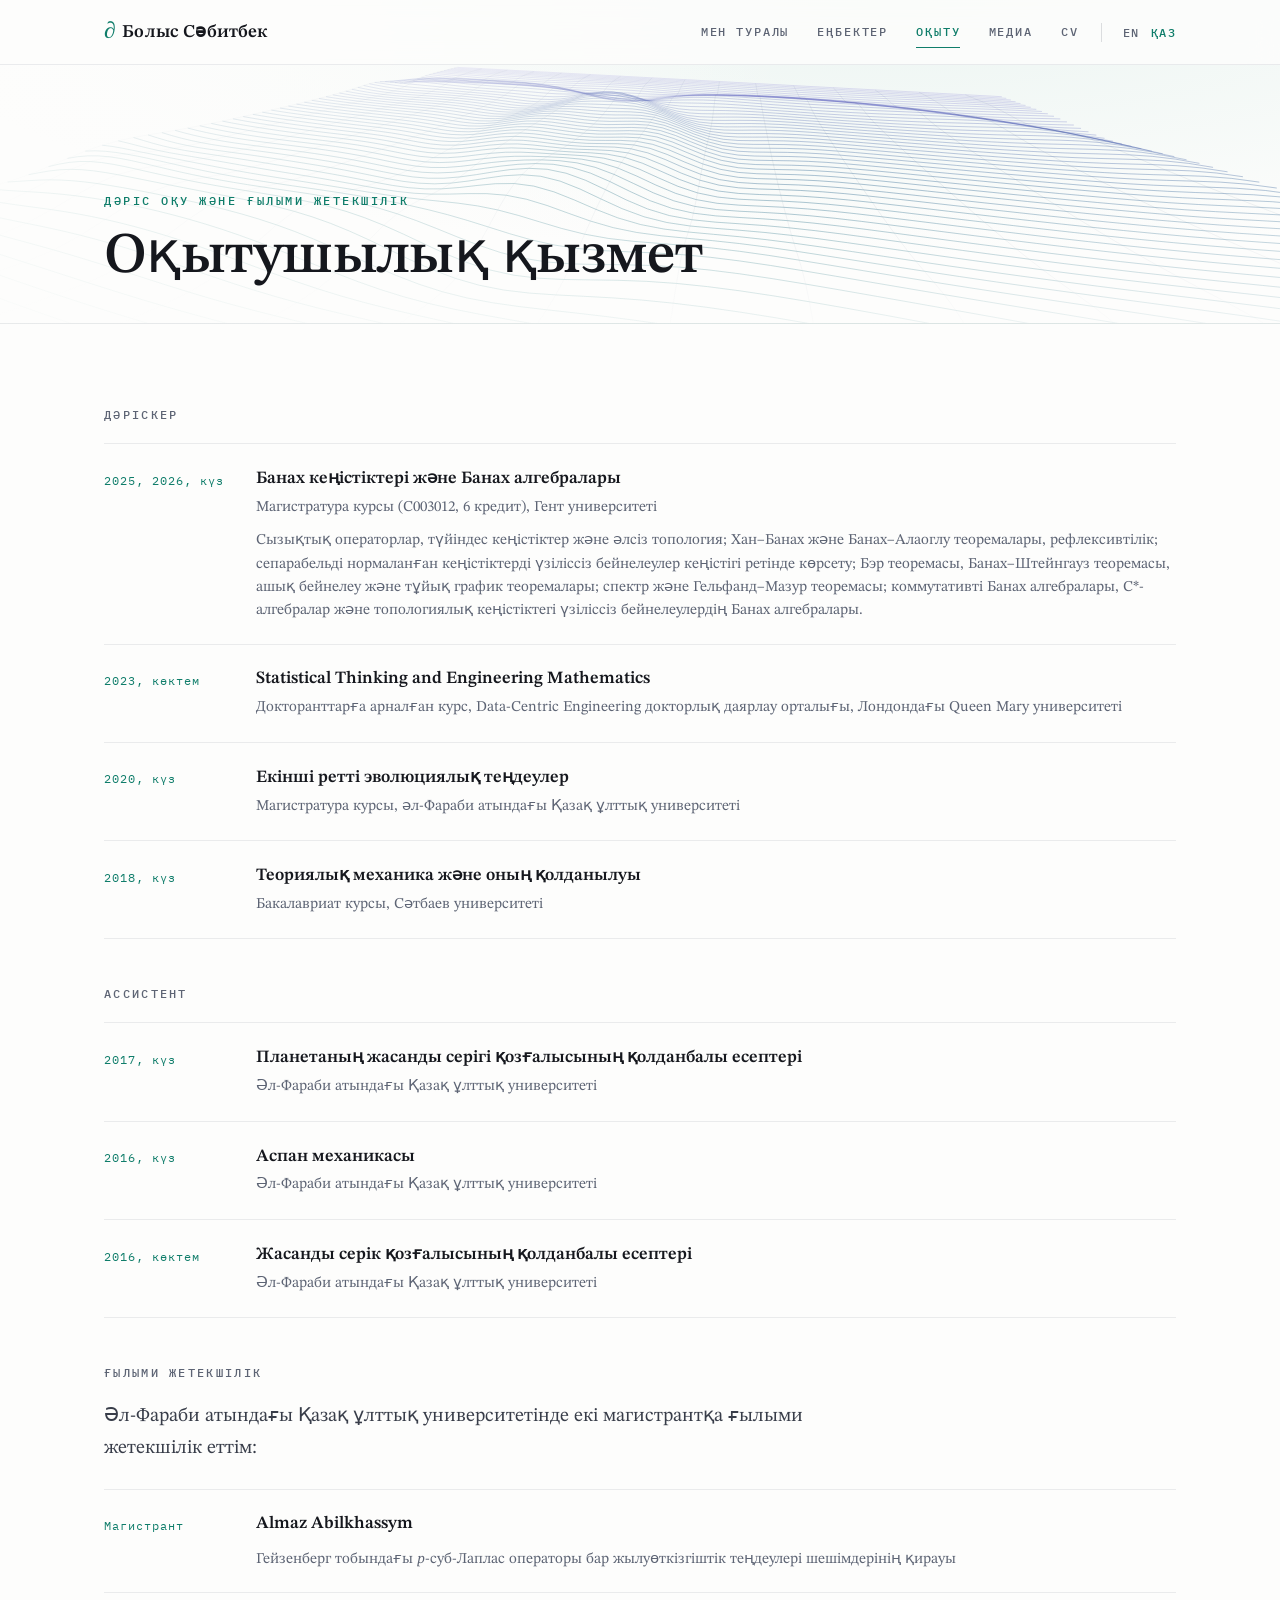
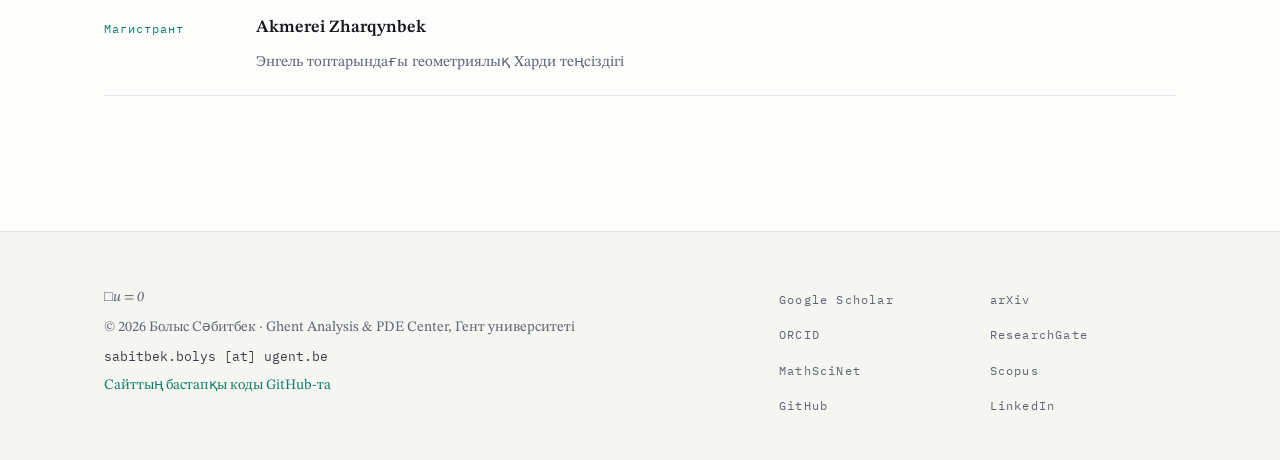
<file: kk/teaching.html>
<!DOCTYPE html>
<html lang="kk">
<head>
  <meta charset="utf-8">
  <meta name="viewport" content="width=device-width, initial-scale=1">
  <meta name="color-scheme" content="only light">
  <meta name="theme-color" content="#fdfdfc">
  <title>Оқытушылық қызмет — Болыс Сәбитбек</title>
  <meta name="description" content="Болыс Сәбитбектің оқытушылық қызметі: Лондондағы Queen Mary университетінде, әл-Фараби атындағы Қазақ ұлттық университетінде және Сәтбаев университетінде оқыған курстары, магистранттарға ғылыми жетекшілік.">
  <link rel="canonical" href="https://sabitbekbolys.github.io/kk/teaching.html">
  <link rel="alternate" hreflang="en" href="https://sabitbekbolys.github.io/teaching.html">
  <link rel="alternate" hreflang="kk" href="https://sabitbekbolys.github.io/kk/teaching.html">
  <link rel="alternate" hreflang="x-default" href="https://sabitbekbolys.github.io/teaching.html">
  <link rel="icon" type="image/svg+xml" href="../assets/favicon.svg">
  <link rel="preconnect" href="https://fonts.googleapis.com">
  <link rel="preconnect" href="https://fonts.gstatic.com" crossorigin>
  <link rel="stylesheet" href="https://fonts.googleapis.com/css2?family=STIX+Two+Text:ital,wght@0,400..700;1,400..700&amp;family=IBM+Plex+Mono:wght@400;500&amp;display=swap">
  <link rel="stylesheet" href="../css/style.css">
  <!-- Structured data (schema.org) for search engines and AI tools -->
  <script type="application/ld+json">
  {
    "@context": "https://schema.org",
    "@graph": [
      {
        "@type": "WebPage",
        "@id": "https://sabitbekbolys.github.io/kk/teaching.html",
        "url": "https://sabitbekbolys.github.io/kk/teaching.html",
        "name": "Оқытушылық қызмет — Болыс Сәбитбек",
        "inLanguage": "kk",
        "about": {
          "@id": "https://sabitbekbolys.github.io/#person"
        }
      },
      {
        "@type": "Person",
        "@id": "https://sabitbekbolys.github.io/#person",
        "name": "Bolys Sabitbek",
        "alternateName": [
          "Sabitbek Bolys",
          "B. Sabitbek",
          "Болыс Сәбитбек"
        ],
        "url": "https://sabitbekbolys.github.io/",
        "sameAs": [
          "https://orcid.org/0000-0002-4580-8084",
          "https://scholar.google.com/citations?user=mEzFxvAAAAAJ"
        ]
      }
    ]
  }
  </script>
</head>
<body>

<header class="topbar">
  <div class="topbar-inner">
    <a class="brand" href="index.html"><span class="brand-mark">&#8706;</span>Болыс Сәбитбек</a>
    <nav class="nav" id="site-nav" aria-label="Сайт мәзірі">
      <a href="index.html">Мен туралы</a>
      <a href="publications.html">Еңбектер</a>
      <a href="teaching.html" aria-current="page">Оқыту</a>
      <a href="outreach.html">Медиа</a>
      <a href="cv.html">CV</a>
    </nav>
    <nav class="lang" aria-label="Тіл / Language">
      <a href="../teaching.html" lang="en" hreflang="en">EN</a>
      <span aria-current="true">ҚАЗ</span>
    </nav>
  </div>
</header>

<section class="banner" aria-label="Бет тақырыбы">
  <canvas id="wave" data-variant="banner" aria-hidden="true"></canvas>
  <div class="hero-content">
    <p class="eyebrow">Дәріс оқу және ғылыми жетекшілік</p>
    <h1>Оқытушылық қызмет</h1>
  </div>
</section>

<main>
  <section class="section">
    <div class="wrap">

      <p class="sub-label" id="lecturer">Дәріскер</p>
      <ul class="timeline">

        <!-- ✏️  КУРС ҚОСУ: төмендегі <li> … </li> блоктарының бірін
             көшіріп, тізімнің басына қойыңыз (ең жаңасы бірінші).
             Ағылшынша нұсқасы — ../teaching.html. -->
        <li>
          <span class="when">2025, 2026, күз</span>
          <div class="what">
            <strong>Банах кеңістіктері және Банах алгебралары</strong>
            <span class="where">Магистратура курсы (C003012, 6 кредит), Гент университеті</span>
            <p>Сызықтық операторлар, түйіндес кеңістіктер және әлсіз топология;
            Хан&ndash;Банах және Банах&ndash;Алаоглу теоремалары, рефлексивтілік;
            сепарабельді нормаланған кеңістіктерді үзіліссіз бейнелеулер
            кеңістігі ретінде көрсету; Бэр теоремасы, Банах&ndash;Штейнгауз
            теоремасы, ашық бейнелеу және тұйық график теоремалары; спектр
            және Гельфанд&ndash;Мазур теоремасы; коммутативті Банах алгебралары,
            C*-алгебралар және топологиялық кеңістіктегі үзіліссіз
            бейнелеулердің Банах алгебралары.</p>
          </div>
        </li>
        <li>
          <span class="when">2023, көктем</span>
          <div class="what">
            <strong>Statistical Thinking and Engineering Mathematics</strong>
            <span class="where">Докторанттарға арналған курс, Data-Centric
            Engineering докторлық даярлау орталығы, Лондондағы Queen Mary
            университеті</span>
          </div>
        </li>
        <li>
          <span class="when">2020, күз</span>
          <div class="what">
            <strong>Екінші ретті эволюциялық теңдеулер</strong>
            <span class="where">Магистратура курсы, әл-Фараби атындағы Қазақ
            ұлттық университеті</span>
          </div>
        </li>
        <li>
          <span class="when">2018, күз</span>
          <div class="what">
            <strong>Теориялық механика және оның қолданылуы</strong>
            <span class="where">Бакалавриат курсы, Сәтбаев университеті</span>
          </div>
        </li>
      </ul>

      <p class="sub-label" id="ta">Ассистент</p>
      <ul class="timeline">
        <li>
          <span class="when">2017, күз</span>
          <div class="what">
            <strong>Планетаның жасанды серігі қозғалысының қолданбалы есептері</strong>
            <span class="where">Әл-Фараби атындағы Қазақ ұлттық университеті</span>
          </div>
        </li>
        <li>
          <span class="when">2016, күз</span>
          <div class="what">
            <strong>Аспан механикасы</strong>
            <span class="where">Әл-Фараби атындағы Қазақ ұлттық университеті</span>
          </div>
        </li>
        <li>
          <span class="when">2016, көктем</span>
          <div class="what">
            <strong>Жасанды серік қозғалысының қолданбалы есептері</strong>
            <span class="where">Әл-Фараби атындағы Қазақ ұлттық университеті</span>
          </div>
        </li>
      </ul>

      <p class="sub-label" id="mentoring">Ғылыми жетекшілік</p>
      <p class="lede">Әл-Фараби атындағы Қазақ ұлттық университетінде екі
      магистрантқа ғылыми жетекшілік еттім:</p>
      <ul class="timeline">
        <li>
          <span class="when">Магистрант</span>
          <div class="what">
            <strong>Almaz Abilkhassym</strong>
            <p>Гейзенберг тобындағы <em>p</em>-суб-Лаплас операторы бар
            жылуөткізгіштік теңдеулері шешімдерінің қирауы</p>
          </div>
        </li>
        <li>
          <span class="when">Магистрант</span>
          <div class="what">
            <strong>Akmerei Zharqynbek</strong>
            <p>Энгель топтарындағы геометриялық Харди теңсіздігі</p>
          </div>
        </li>
      </ul>

    </div>
  </section>
</main>

<footer class="footer">
  <div class="wrap footer-grid">
    <div>
      <p class="footer-eq">&#9633;u = 0</p>
      <p>&copy; 2026 Болыс Сәбитбек &middot; Ghent Analysis &amp; PDE Center, Гент университеті</p>
      <p class="email">sabitbek.bolys [at] ugent.be</p>
      <p><a href="https://github.com/sabitbekbolys/sabitbekbolys.github.io">Сайттың бастапқы коды GitHub-та</a></p>
    </div>
    <ul class="footer-links" aria-label="Ғылыми профильдер">
      <li><a href="https://scholar.google.com/citations?user=mEzFxvAAAAAJ">Google Scholar</a></li>
      <li><a href="https://arxiv.org/a/sabitbek_b_1.html">arXiv</a></li>
      <li><a href="https://orcid.org/0000-0002-4580-8084">ORCID</a></li>
      <li><a href="https://www.researchgate.net/profile/Bolys-Sabitbek">ResearchGate</a></li>
      <li><a href="https://mathscinet.ams.org/mathscinet/MRAuthorID/1239340">MathSciNet</a></li>
      <li><a href="https://www.scopus.com/authid/detail.uri?authorId=57190934859">Scopus</a></li>
      <li><a href="https://github.com/sabitbekbolys">GitHub</a></li>
      <li><a href="https://www.linkedin.com/in/bolys-sabitbek-09938878/">LinkedIn</a></li>
    </ul>
  </div>
</footer>

<script src="../js/wave.js"></script>
</body>
</html>
</file>
<file: css/style.css>
/* ==========================================================================
   Bolys Sabitbek — mathematician
   Light editorial design. Plain CSS, no build step.
   Typography: STIX Two Text (the math-journal serif) + IBM Plex Mono.
   The hero / banner surfaces are drawn by js/wave.js, which reads its line
   colours from the --wave-* variables below.
   ========================================================================== */

:root {
  color-scheme: only light;

  --bg:         #fdfdfc;
  --bg-rgb:     253, 253, 252;   /* same colour as --bg, for fades */
  --bg-2:       #f5f5f1;
  --card:       #ffffff;
  --card-hover: #f3f8f6;
  --ink:        #15171d;
  --ink-soft:   #383d49;
  --muted:      #5d6474;
  --faint:      #6c7384;
  --teal:       #0f7d6a;
  --teal-dark:  #0a5c4e;
  --teal-soft:  rgba(15, 125, 106, 0.09);
  --teal-line:  rgba(15, 125, 106, 0.34);
  --violet:     #5a49c9;
  --line:       rgba(21, 30, 50, 0.14);
  --line-soft:  rgba(21, 30, 50, 0.08);

  /* wave surface colours as "r, g, b" (near rows → far rows) */
  --wave-near:  15, 125, 106;
  --wave-far:   90, 73, 201;
  --wave-depth: 60, 80, 120;

  --serif: "STIX Two Text", "STIX Two Math", Charter, Cambria, Georgia, serif;
  --mono: "IBM Plex Mono", ui-monospace, "SF Mono", Menlo, Consolas, monospace;
  --wrap: 72rem;
}

* { box-sizing: border-box; }

html {
  scroll-behavior: smooth;
  scroll-padding-top: 5.5rem;
}

body {
  margin: 0;
  background: var(--bg);
  color: var(--ink);
  font-family: var(--serif);
  font-size: 1.0625rem;
  line-height: 1.65;
  -webkit-font-smoothing: antialiased;
  text-rendering: optimizeLegibility;
}

::selection { background: rgba(15, 125, 106, 0.18); color: var(--ink); }

a {
  color: var(--teal);
  text-decoration: none;
  transition: color 0.15s ease;
}
a:hover { color: var(--teal-dark); text-decoration: underline; text-underline-offset: 3px; }
a:focus-visible {
  outline: 2px solid var(--teal);
  outline-offset: 3px;
  border-radius: 2px;
}

.wrap {
  max-width: var(--wrap);
  margin: 0 auto;
  padding: 0 clamp(1.25rem, 4vw, 2.5rem);
}

/* --------------------------------------------------------------------------
   Top bar
   -------------------------------------------------------------------------- */

.topbar {
  position: fixed;
  inset: 0 0 auto 0;
  z-index: 50;
  backdrop-filter: blur(14px);
  -webkit-backdrop-filter: blur(14px);
  background: rgba(var(--bg-rgb), 0.84);
  border-bottom: 1px solid var(--line-soft);
}

.topbar-inner {
  max-width: var(--wrap);
  margin: 0 auto;
  padding: 0 clamp(1.25rem, 4vw, 2.5rem);
  height: 4rem;
  display: flex;
  align-items: center;
  justify-content: space-between;
  gap: 1rem;
}

.brand {
  margin-right: auto;
  font-family: var(--serif);
  font-size: 1.125rem;
  font-weight: 600;
  color: var(--ink);
  letter-spacing: 0.01em;
  white-space: nowrap;
}
.brand:hover { color: var(--ink); text-decoration: none; }

.brand .brand-mark {
  display: inline-block;
  color: var(--teal);
  font-style: italic;
  margin-right: 0.4rem;
  font-size: 1.3em;
  vertical-align: -0.05em;
}

.nav {
  display: flex;
  align-items: center;
  gap: clamp(0.9rem, 2.2vw, 1.9rem);
}

.nav a {
  font-family: var(--mono);
  font-size: 0.72rem;
  font-weight: 500;
  letter-spacing: 0.16em;
  text-transform: uppercase;
  white-space: nowrap;
  color: var(--muted);
  padding: 0.35rem 0;
  border-bottom: 1px solid transparent;
}
.nav a:hover { color: var(--ink); text-decoration: none; }
.nav a[aria-current="page"] {
  color: var(--teal);
  border-bottom-color: var(--teal);
}

/* Language switch: EN | ҚАЗ — the current language is plain teal text,
   the other is a link to the same page in that language. */
.lang {
  display: flex;
  align-items: center;
  gap: 0.7rem;
  margin-left: 0.4rem;
  padding-left: clamp(0.9rem, 1.8vw, 1.3rem);
  border-left: 1px solid var(--line);
  font-family: var(--mono);
  font-size: 0.72rem;
  font-weight: 500;
  letter-spacing: 0.12em;
  white-space: nowrap;
}
.lang a { color: var(--muted); }
.lang a:hover { color: var(--ink); text-decoration: none; }
.lang [aria-current] { color: var(--teal); }

/* Phones: brand and language switch on one row, all five links on the row
   below (no menu button, nothing hidden), and the bar scrolls away with
   the page. */
@media (max-width: 720px) {
  html { scroll-padding-top: 1rem; }
  .topbar { position: absolute; }
  .topbar-inner {
    height: auto;
    display: grid;
    grid-template-columns: 1fr auto;
    grid-template-areas: "brand lang" "nav nav";
    align-items: center;
    gap: 0.3rem 1rem;
    padding-top: 0.75rem;
    padding-bottom: 0.45rem;
  }
  .brand { grid-area: brand; }
  .lang { grid-area: lang; margin: 0; padding: 0; border: 0; }
  .nav {
    grid-area: nav;
    justify-content: space-between;
    gap: 1rem;
    overflow-x: auto;
    scrollbar-width: none;
  }
  .nav::-webkit-scrollbar { display: none; }
  .nav a { font-size: 0.68rem; letter-spacing: 0.1em; }
}
@media (max-width: 360px) {
  .nav a { font-size: 0.64rem; letter-spacing: 0.04em; }
}

/* --------------------------------------------------------------------------
   Hero (index)
   -------------------------------------------------------------------------- */

.hero {
  position: relative;
  min-height: 100vh;
  min-height: 100svh;
  display: flex;
  align-items: flex-end;
  overflow: hidden;
  background:
    radial-gradient(120% 90% at 70% 10%, #ecf5f2 0%, var(--bg) 62%);
}

.hero canvas,
.banner canvas {
  position: absolute;
  inset: 0;
  width: 100%;
  height: 100%;
  touch-action: pan-y;
}

.hero::after {
  content: "";
  position: absolute;
  inset: 0;
  pointer-events: none;
  background:
    linear-gradient(to top, rgba(var(--bg-rgb), 0.97) 0%, rgba(var(--bg-rgb), 0.88) 28%, rgba(var(--bg-rgb), 0) 58%),
    linear-gradient(to bottom, rgba(var(--bg-rgb), 0.7) 0%, rgba(var(--bg-rgb), 0) 16%);
}

.hero-content {
  position: relative;
  z-index: 2;
  width: 100%;
  max-width: var(--wrap);
  margin: 0 auto;
  padding: 0 clamp(1.25rem, 4vw, 2.5rem) clamp(3rem, 8vh, 5.5rem);
  pointer-events: none;
}
.hero-content a { pointer-events: auto; }

.eyebrow {
  font-family: var(--mono);
  font-size: 0.72rem;
  font-weight: 500;
  letter-spacing: 0.22em;
  text-transform: uppercase;
  color: var(--teal);
  margin: 0 0 1.1rem;
}

.hero h1 {
  font-size: clamp(2.9rem, 8.5vw, 6.2rem);
  font-weight: 550;
  line-height: 1.02;
  letter-spacing: -0.015em;
  margin: 0 0 1.4rem;
}

.hero .tagline {
  font-size: clamp(1.05rem, 1.8vw, 1.3rem);
  line-height: 1.6;
  color: var(--ink-soft);
  max-width: 44rem;
  margin: 0 0 1.6rem;
}

.hero .equation-note {
  font-family: var(--mono);
  font-size: 0.78rem;
  color: var(--muted);
  letter-spacing: 0.04em;
  margin: 0;
  max-width: 44rem;
  display: flex;
  flex-wrap: wrap;
  align-items: baseline;
  gap: 0.4rem 1rem;
}

.hero .equation-note .eq {
  font-family: var(--serif);
  font-style: italic;
  font-size: 1.15rem;
  color: var(--teal);
  letter-spacing: 0;
}

.scroll-cue {
  position: absolute;
  right: clamp(1.25rem, 4vw, 2.5rem);
  bottom: clamp(3rem, 8vh, 5.5rem);
  z-index: 2;
  font-family: var(--mono);
  font-size: 0.7rem;
  letter-spacing: 0.2em;
  text-transform: uppercase;
  color: var(--faint);
  writing-mode: vertical-rl;
  pointer-events: none;
}
.scroll-cue::after {
  content: "";
  display: block;
  width: 1px;
  height: 3.2rem;
  margin: 0.8rem auto 0;
  background: linear-gradient(to bottom, var(--faint), transparent);
}
@media (max-width: 1080px) { .scroll-cue { display: none; } }

/* --------------------------------------------------------------------------
   Banner (sub-pages)
   -------------------------------------------------------------------------- */

.banner {
  position: relative;
  height: clamp(15rem, 36vh, 21rem);
  display: flex;
  align-items: flex-end;
  overflow: hidden;
  background: radial-gradient(120% 120% at 70% 0%, #ecf5f2 0%, var(--bg) 66%);
  border-bottom: 1px solid var(--line-soft);
}
.banner::after {
  content: "";
  position: absolute;
  inset: 0;
  pointer-events: none;
  background:
    linear-gradient(to right, rgba(var(--bg-rgb), 0.9) 0%, rgba(var(--bg-rgb), 0.55) 32%, rgba(var(--bg-rgb), 0) 62%),
    linear-gradient(to top, rgba(var(--bg-rgb), 0.85) 0%, rgba(var(--bg-rgb), 0) 42%);
}
.banner .hero-content { padding-bottom: 2.2rem; }

.banner h1 {
  font-size: clamp(2.2rem, 5.5vw, 3.6rem);
  font-weight: 550;
  letter-spacing: -0.01em;
  line-height: 1.05;
  margin: 0;
}

/* --------------------------------------------------------------------------
   Sections
   -------------------------------------------------------------------------- */

main { display: block; }

.section {
  padding: clamp(3.5rem, 9vh, 6.5rem) 0;
  border-top: 1px solid var(--line-soft);
}
.section:first-of-type { border-top: none; }

.section-head {
  display: flex;
  align-items: baseline;
  gap: 1.2rem;
  margin-bottom: clamp(1.8rem, 4vh, 2.8rem);
}

.section-head .no {
  font-family: var(--mono);
  font-size: 0.72rem;
  letter-spacing: 0.18em;
  color: var(--teal);
}

.section-head h2 {
  font-size: clamp(1.6rem, 3vw, 2.2rem);
  font-weight: 550;
  letter-spacing: -0.01em;
  margin: 0;
}

h3 {
  font-size: 1.2rem;
  font-weight: 600;
  margin: 2.6rem 0 1.1rem;
  color: var(--ink);
}
h3:first-child { margin-top: 0; }

.sub-label {
  font-family: var(--mono);
  font-size: 0.72rem;
  font-weight: 500;
  letter-spacing: 0.2em;
  text-transform: uppercase;
  color: var(--muted);
  margin: 2.8rem 0 1.2rem;
}
.sub-label:first-child { margin-top: 0; }

/* one-line description under a group heading (publications by topic) */
.group-intro {
  font-size: 0.97rem;
  color: var(--muted);
  max-width: 46rem;
  margin: -0.6rem 0 1.1rem;
}

/* --------------------------------------------------------------------------
   About block
   -------------------------------------------------------------------------- */

.about-grid {
  display: grid;
  grid-template-columns: minmax(0, 1.7fr) minmax(0, 1fr);
  gap: clamp(2rem, 5vw, 4.5rem);
  align-items: start;
}
@media (max-width: 860px) {
  .about-grid { grid-template-columns: 1fr; }
}

.bio p { margin: 0 0 1.2em; color: var(--ink-soft); }
.bio p:last-child { margin-bottom: 0; }
.bio strong { color: var(--ink); font-weight: 600; }

.portrait-figure {
  position: relative;
  margin: 0;
  max-width: 21rem;
  justify-self: end;
}
@media (max-width: 860px) {
  .portrait-figure { justify-self: start; max-width: 17rem; }
}

/* the offset frame is a pair of shadows: a page-coloured rectangle 1px
   smaller than the photo, over a teal one the photo's exact size */
.portrait-figure img {
  display: block;
  width: 100%;
  height: auto;
  border-radius: 4px;
  box-shadow:
    0.9rem 0.9rem 0 -1px var(--bg),
    0.9rem 0.9rem 0 0 var(--teal-line);
}

.portrait-figure figcaption {
  font-family: var(--mono);
  font-size: 0.68rem;
  letter-spacing: 0.14em;
  text-transform: uppercase;
  color: var(--faint);
  margin-top: 1.6rem;
}

/* --------------------------------------------------------------------------
   Research interest cards
   -------------------------------------------------------------------------- */

.interest-grid {
  display: grid;
  grid-template-columns: repeat(auto-fit, minmax(15rem, 1fr));
  gap: 1px;
  background: var(--line-soft);
  border: 1px solid var(--line-soft);
  border-radius: 8px;
  overflow: hidden;
}

.interest {
  background: var(--card);
  padding: 1.8rem 1.6rem 1.7rem;
  transition: background 0.25s ease;
}
.interest:hover { background: var(--card-hover); }

.interest .glyph {
  font-family: var(--serif);
  font-style: italic;
  font-size: 1.9rem;
  line-height: 1;
  color: var(--teal);
  display: block;
  margin-bottom: 1rem;
}

.interest h3 {
  font-size: 1.08rem;
  font-weight: 600;
  margin: 0 0 0.5rem;
}

.interest p {
  margin: 0;
  font-size: 0.94rem;
  line-height: 1.55;
  color: var(--muted);
}

/* --------------------------------------------------------------------------
   News timeline
   -------------------------------------------------------------------------- */

.news { list-style: none; margin: 0; padding: 0; }

.news li {
  display: grid;
  grid-template-columns: 5rem 1fr;
  gap: 1.5rem;
  padding: 1.15rem 0;
  border-bottom: 1px solid var(--line-soft);
}
.news li:first-child { border-top: 1px solid var(--line-soft); }

.news .when {
  font-family: var(--mono);
  font-size: 0.78rem;
  letter-spacing: 0.1em;
  color: var(--teal);
  padding-top: 0.25rem;
}

.news .what { color: var(--ink-soft); }
.news .what em { color: var(--ink); }

@media (max-width: 560px) {
  .news li { grid-template-columns: 1fr; gap: 0.3rem; }
}

/* --------------------------------------------------------------------------
   Publications
   -------------------------------------------------------------------------- */

.pubs {
  list-style: none;
  margin: 0;
  padding: 0;
  counter-reset: pub;
}

.pubs li {
  counter-increment: pub;
  display: grid;
  grid-template-columns: 3.2rem 1fr;
  gap: 1.2rem;
  padding: 1.5rem 0;
  border-bottom: 1px solid var(--line-soft);
}
.pubs li:first-child { border-top: 1px solid var(--line-soft); }

.pubs li::before {
  content: counter(pub, decimal-leading-zero);
  font-family: var(--mono);
  font-size: 0.78rem;
  letter-spacing: 0.08em;
  color: var(--faint);
  padding-top: 0.35rem;
}

.pub-title {
  font-size: 1.15rem;
  font-weight: 600;
  line-height: 1.45;
  margin-bottom: 0.35rem;
  color: var(--ink);
}

.pub-authors {
  font-size: 0.94rem;
  color: var(--muted);
  margin-bottom: 0.15rem;
}
.pub-authors strong { color: var(--ink); font-weight: 600; }

.pub-venue {
  font-size: 0.94rem;
  color: var(--muted);
}
.pub-venue em { color: var(--ink-soft); }
.pub-venue .note { color: var(--violet); font-style: italic; }

.pub-links { margin-top: 0.7rem; display: flex; flex-wrap: wrap; gap: 0.5rem; }

.pub-links a {
  font-family: var(--mono);
  font-size: 0.7rem;
  letter-spacing: 0.08em;
  padding: 0.28rem 0.7rem;
  border: 1px solid var(--teal-line);
  border-radius: 99px;
  color: var(--teal);
  transition: background 0.15s ease, border-color 0.15s ease;
}
.pub-links a:hover {
  background: var(--teal-soft);
  border-color: var(--teal);
  text-decoration: none;
}

@media (max-width: 560px) {
  .pubs li { grid-template-columns: 1fr; gap: 0.4rem; }
  .pubs li::before { padding-top: 0; }
}

.more-link {
  margin-top: 2rem;
  font-family: var(--mono);
  font-size: 0.78rem;
  letter-spacing: 0.12em;
  text-transform: uppercase;
}
.more-link a::after { content: " →"; }

/* --------------------------------------------------------------------------
   Timeline (CV, teaching)
   -------------------------------------------------------------------------- */

.timeline { list-style: none; margin: 0; padding: 0; }

.timeline li {
  display: grid;
  grid-template-columns: 8rem 1fr;
  gap: 1.5rem;
  padding: 1.3rem 0;
  border-bottom: 1px solid var(--line-soft);
}
.timeline li:first-child { border-top: 1px solid var(--line-soft); }

.timeline .when {
  font-family: var(--mono);
  font-size: 0.78rem;
  letter-spacing: 0.08em;
  color: var(--teal);
  padding-top: 0.3rem;
}

.timeline .what strong {
  display: block;
  font-size: 1.08rem;
  font-weight: 600;
  color: var(--ink);
}

.timeline .where {
  display: block;
  font-size: 0.94rem;
  color: var(--muted);
  margin-top: 0.15rem;
}

.timeline .what p {
  margin: 0.55rem 0 0;
  font-size: 0.94rem;
  line-height: 1.55;
  color: var(--muted);
}

@media (max-width: 560px) {
  .timeline li { grid-template-columns: 1fr; gap: 0.3rem; }
}

/* --------------------------------------------------------------------------
   Videos (outreach)
   -------------------------------------------------------------------------- */

.videos {
  list-style: none;
  margin: 0;
  padding: 0;
  display: grid;
  grid-template-columns: repeat(auto-fit, minmax(min(19rem, 100%), 1fr));
  gap: 1.5rem;
}

.videos li {
  background: var(--card);
  border: 1px solid var(--line-soft);
  border-radius: 8px;
  overflow: hidden;
  transition: border-color 0.25s ease, transform 0.25s ease, box-shadow 0.25s ease;
}
.videos li:hover {
  border-color: var(--line);
  transform: translateY(-3px);
  box-shadow: 0 14px 30px -18px rgba(21, 30, 50, 0.35);
}

.video-frame {
  position: relative;
  aspect-ratio: 16 / 9;
  background: var(--bg-2);
}
.video-frame iframe {
  position: absolute;
  inset: 0;
  width: 100%;
  height: 100%;
  border: 0;
}

.video-title {
  font-size: 0.98rem;
  font-weight: 600;
  line-height: 1.45;
  padding: 1rem 1.1rem 0.35rem;
}

.video-meta {
  font-size: 0.85rem;
  color: var(--muted);
  padding: 0 1.1rem 1.1rem;
}

/* --------------------------------------------------------------------------
   Generic lists / lede
   -------------------------------------------------------------------------- */

.lede {
  font-size: clamp(1.05rem, 1.6vw, 1.2rem);
  line-height: 1.65;
  color: var(--ink-soft);
  max-width: 46rem;
  margin: 0 0 1.5rem;
}

.plain-list { list-style: none; margin: 0; padding: 0; }
.plain-list li {
  padding: 0.55rem 0 0.55rem 1.4rem;
  position: relative;
  color: var(--ink-soft);
}
.plain-list li::before {
  content: "—";
  position: absolute;
  left: 0;
  color: var(--teal);
}

/* --------------------------------------------------------------------------
   Footer
   -------------------------------------------------------------------------- */

.footer {
  border-top: 1px solid var(--line-soft);
  background: var(--bg-2);
  padding: clamp(2.5rem, 6vh, 4rem) 0 2.5rem;
  margin-top: clamp(2rem, 6vh, 4rem);
}

.footer-grid {
  display: grid;
  grid-template-columns: minmax(0, 1.6fr) minmax(0, 1fr);
  gap: 2.5rem;
}
@media (max-width: 720px) { .footer-grid { grid-template-columns: 1fr; } }

.footer-eq {
  font-family: var(--serif);
  font-style: italic;
  font-size: 1.6rem;
  color: var(--teal);
  margin: 0 0 1rem;
}

.footer p {
  margin: 0 0 0.4rem;
  font-size: 0.9rem;
  color: var(--muted);
}
.footer .email { font-family: var(--mono); font-size: 0.8rem; color: var(--ink-soft); }

.footer-links {
  list-style: none;
  margin: 0;
  padding: 0;
  display: grid;
  grid-template-columns: repeat(2, minmax(0, 1fr));
  gap: 0.45rem 1.5rem;
  align-content: start;
}
.footer-links a {
  font-family: var(--mono);
  font-size: 0.75rem;
  letter-spacing: 0.1em;
  color: var(--muted);
}
.footer-links a:hover { color: var(--teal); }

/* --------------------------------------------------------------------------
   Reduced motion
   -------------------------------------------------------------------------- */

@media (prefers-reduced-motion: reduce) {
  html { scroll-behavior: auto; }
  .videos li, .interest, a { transition: none; }
  .videos li:hover { transform: none; }
}

/* --------------------------------------------------------------------------
   Print
   -------------------------------------------------------------------------- */

@media print {
  body { background: #fff; color: #111; }
  .topbar, .hero canvas, .banner canvas, .scroll-cue, .footer-links { display: none; }
  .hero, .banner { min-height: 0; height: auto; background: none; border: none; }
  .hero::after, .banner::after { display: none; }
  a { color: #114; }
  .section { border-top-color: #ddd; }
}
</file>
